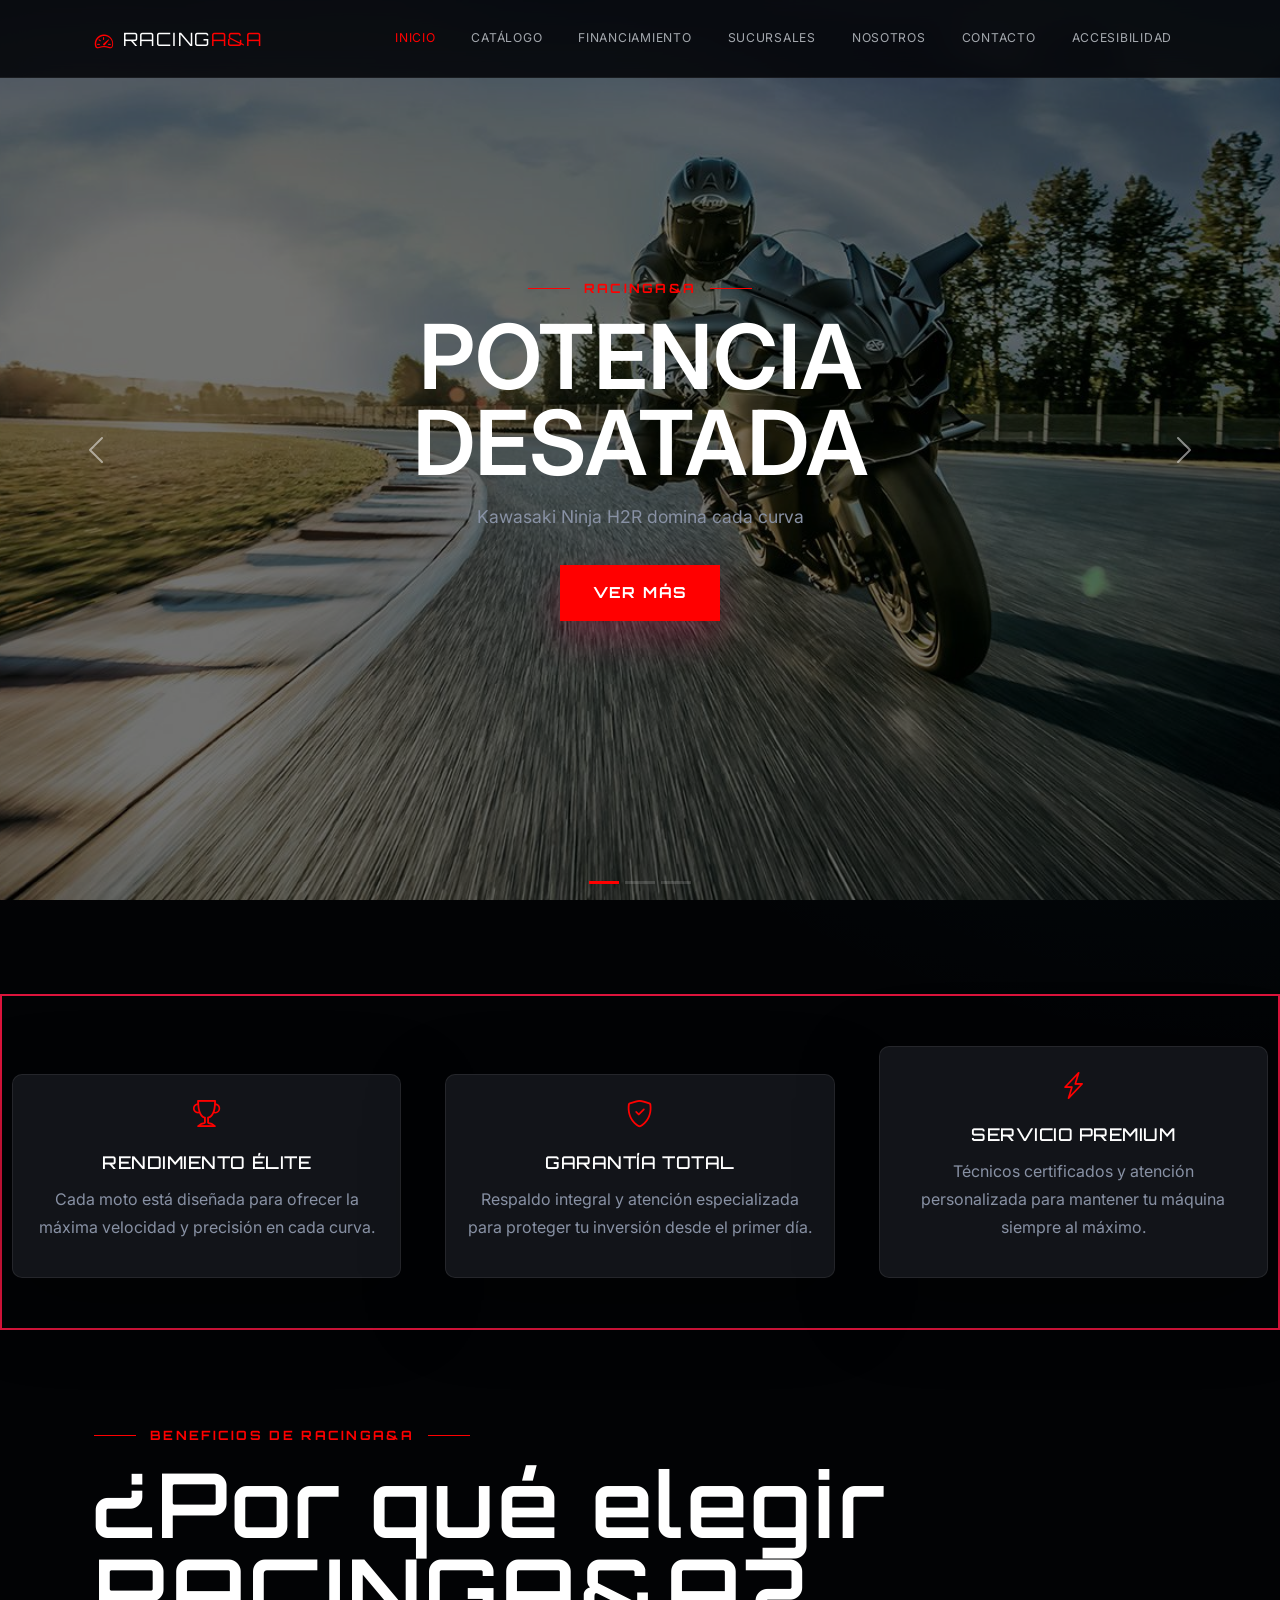
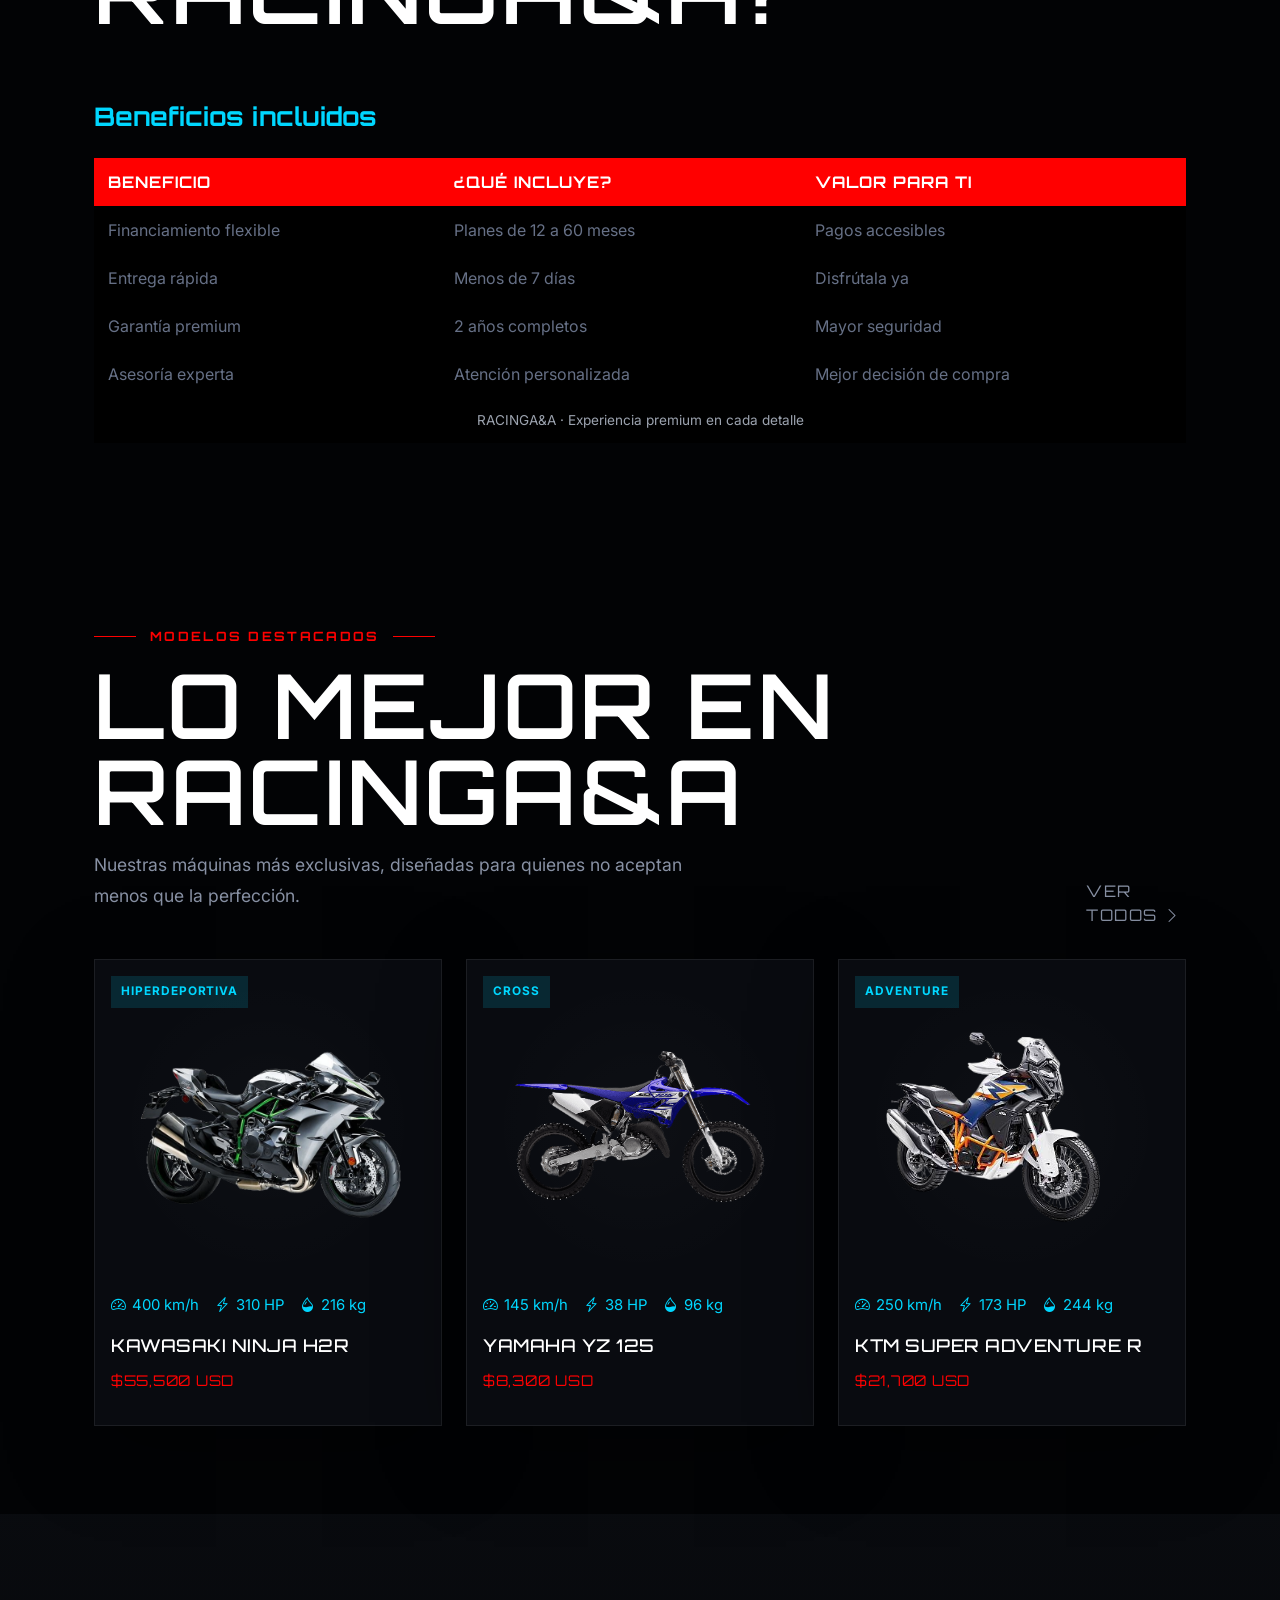
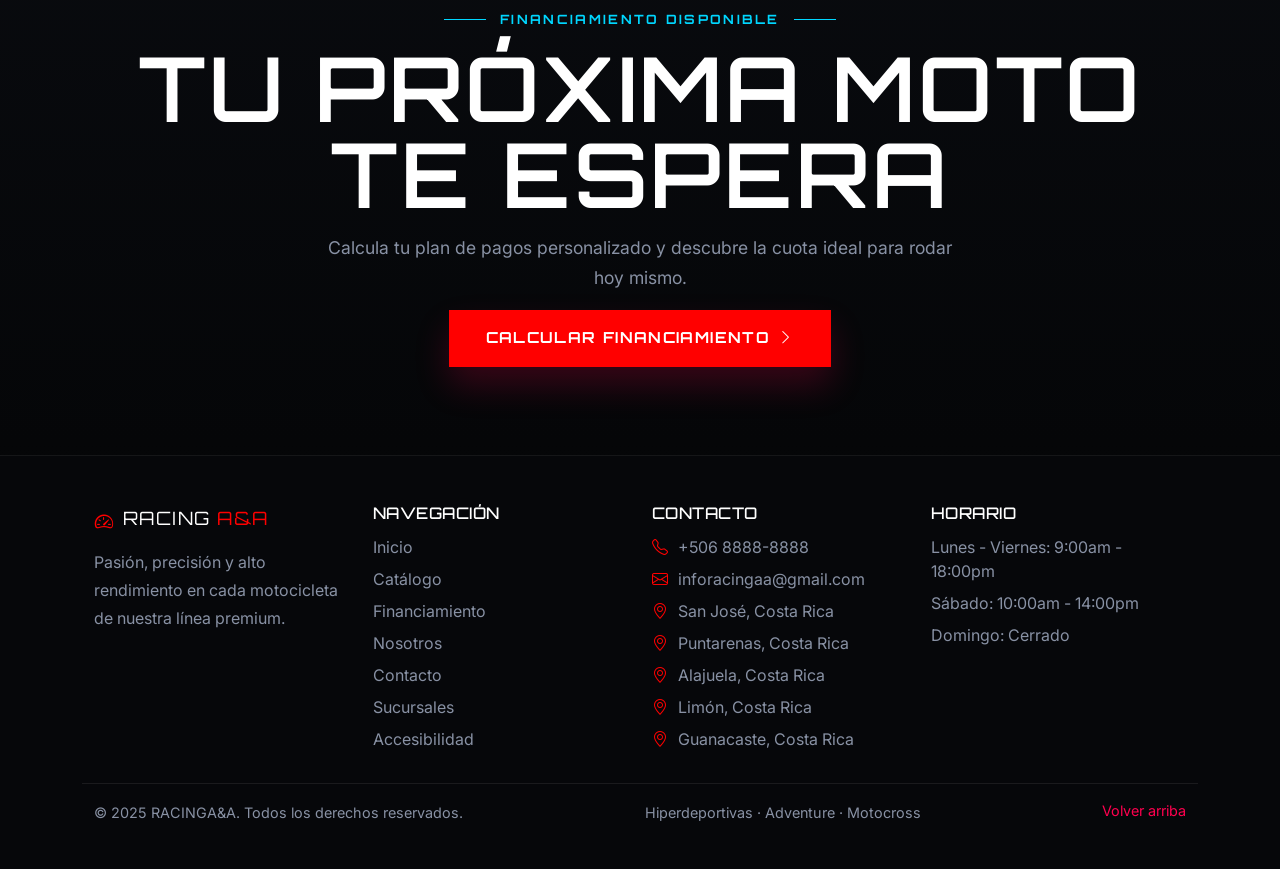
<file: Proyecto-AbdielTGAllisonRM (1)/Proyecto-AbdielTGAllisonRM/index.html>
<!DOCTYPE html>
<html lang="es">
  <head>
    <meta charset="UTF-8" />
    <meta name="viewport" content="width=device-width, initial-scale=1.0" />
    <title>RACINGA&A | Inicio</title>
    <link rel="icon" href="img/ico.png" type="image/png" />
    <link href="https://fonts.googleapis.com/css2?family=Inter:wght@300;400;500;600;700;800&family=Orbitron:wght@400;500;600;700;800&display=swap" rel="stylesheet" />
    <link href="https://cdn.jsdelivr.net/npm/bootstrap@5.3.3/dist/css/bootstrap.min.css" rel="stylesheet" crossorigin="anonymous" />
    <link rel="stylesheet" href="https://cdn.jsdelivr.net/npm/bootstrap-icons@1.11.3/font/bootstrap-icons.min.css" />
    <link rel="stylesheet" href="css/generales.css" />
    <link rel="stylesheet" href="css/menu.css" />
    <link rel="stylesheet" href="css/hero.css" />
    <link rel="stylesheet" href="css/multimedia.css" />
    <link rel="stylesheet" href="css/inicio.css" />
    <link rel="stylesheet" href="css/pie.css" />
    <link rel="stylesheet" href="css/accesibilidad.css" />
  </head>
<body>

  <div id="contenidoAccesible">

  <nav class="navbar navbar-expand-lg navbar-dark fixed-top barra-sitio">
        <div class="container-xl px-4">
          <a class="navbar-brand marca-texto" href="index.html">
            <span class="marca-icono"><i class="bi bi-speedometer2"></i></span>
            <span>RACING<span class="texto-acento">A&amp;A</span></span>
          </a>

          <button
            class="navbar-toggler"
            type="button"
            data-bs-toggle="collapse"
            data-bs-target="#menuPrincipal"
            aria-controls="menuPrincipal"
            aria-expanded="false"
            aria-label="Abrir menú de navegación"
          >
            <span class="navbar-toggler-icon"></span>
          </button>

          <div class="collapse navbar-collapse" id="menuPrincipal">
            <ul class="navbar-nav ms-auto align-items-lg-center gap-lg-2">
              <li class="nav-item"><a class="nav-link active" href="index.html">Inicio</a></li>
              <li class="nav-item"><a class="nav-link" href="catalogo.html">Catálogo</a></li>
              <li class="nav-item"><a class="nav-link" href="financiamiento.html">Financiamiento</a></li>
              <li class="nav-item"><a class="nav-link" href="sucursales.html">Sucursales</a></li>
              <li class="nav-item"><a class="nav-link" href="nosotros.html">Nosotros</a></li>
              <li class="nav-item"><a class="nav-link" href="contacto.html">Contacto</a></li>
              <li class="nav-item">
                <a
                  class="nav-link"
                  href="#"
                  data-bs-toggle="offcanvas"
                  data-bs-target="#panelAccesibilidad"
                  aria-controls="panelAccesibilidad"
                >
                  Accesibilidad
                </a>
              </li>
            </ul>
          </div>
        </div>
      </nav>

  <div class="carousel slide" id="carruselInicio">
    <div class="carousel-indicators">
      <button class="active" data-bs-slide-to="0" data-bs-target="#carruselInicio" type="button"></button>
      <button data-bs-slide-to="1" data-bs-target="#carruselInicio" type="button"></button>
      <button data-bs-slide-to="2" data-bs-target="#carruselInicio" type="button"></button>
    </div>

    <div class="carousel-inner" id="inicio">
      <div class="carousel-item active" data-bs-interval="6000">
        <img src="img/imgk.jpg" alt="Kawasaki Ninja" class="d-block w-100" />
        <div class="carousel-caption d-flex flex-column justify-content-center align-items-center h-100">
          <span class="etiqueta-seccion">RACINGA&amp;A</span>
          <h5>POTENCIA DESATADA</h5>
          <p>Kawasaki Ninja H2R domina cada curva</p>
          <a class="boton-primario mt-3" href="catalogo.html">Ver más</a>
        </div>
      </div>

      <div class="carousel-item" data-bs-interval="6000">
        <img src="img/imgyz.jpg" alt="Yamaha YZ" class="d-block w-100" />
        <div class="carousel-caption d-flex flex-column justify-content-center align-items-center h-100">
          <span class="etiqueta-seccion">RACINGA&amp;A</span>
          <h5>HECHA PARA LA PISTA</h5>
          <p>Yamaha YZ 125 rendimiento de competición</p>
          <a class="boton-primario mt-3" href="catalogo.html">Ver más</a>
        </div>
      </div>

      <div class="carousel-item" data-bs-interval="6000">
        <img src="img/imgad.jpg" alt="KTM Adventure" class="d-block w-100" />
        <div class="carousel-caption d-flex flex-column justify-content-center align-items-center h-100">
          <span class="etiqueta-seccion">RACINGA&amp;A</span>
          <h5>ESPÍRITU DE AVENTURA</h5>
          <p>KTM 1390 Super Adventure R 2026</p>
          <a class="boton-primario mt-3" href="catalogo.html">Ver más</a>
        </div>
      </div>
    </div>

    <button class="carousel-control-prev" data-bs-slide="prev" data-bs-target="#carruselInicio" type="button">
      <span class="carousel-control-prev-icon"></span>
    </button>
    <button class="carousel-control-next" data-bs-slide="next" data-bs-target="#carruselInicio" type="button">
      <span class="carousel-control-next-icon"></span>
    </button>
  </div>

  <main class="pagina-principal espacio-superior">

    <div class="contenedorPadre">

      <div class="row g-4 flexPadre alturaPadre">

        <div class="col-lg-4 col-md-6">
          <article class="panel-informacion h-100 opc">
            <div class="icono-informacion"><i class="bi bi-trophy"></i></div>
            <h3>Rendimiento élite</h3>
            <p>Cada moto está diseñada para ofrecer la máxima velocidad y precisión en cada curva.</p>
          </article>
        </div>

        <div class="col-lg-4 col-md-6">
          <article class="panel-informacion h-100 opc">
            <div class="icono-informacion"><i class="bi bi-shield-check"></i></div>
            <h3>Garantía total</h3>
            <p>Respaldo integral y atención especializada para proteger tu inversión desde el primer día.</p>
          </article>
        </div>

        <div class="col-lg-4 col-md-6 mx-md-auto mx-lg-0">
          <article class="panel-informacion h-100 opc">
            <div class="icono-informacion"><i class="bi bi-lightning-charge"></i></div>
            <h3>Servicio premium</h3>
            <p>Técnicos certificados y atención personalizada para mantener tu máquina siempre al máximo.</p>
          </article>
        </div>

      </div>

    </div>
   
    <section class="seccion-contenido">
      <div class="container-xl px-4">
        <div class="encabezado-seccion encabezado-seccion-dividido">
          <div>
            <span class="etiqueta-seccion">Beneficios de RacingA&amp;A</span>
            <h2>¿Por qué elegir RACINGA&amp;A?</h2>
          </div>
        </div>

        <table id="tabla-premium">
          <caption id="tabla-caption">Beneficios incluidos</caption>
          <colgroup>
            <col id="col-1" />
            <col id="col-2" />
            <col id="col-3" />
          </colgroup>
          <thead id="tabla-head">
            <tr>
              <th>Beneficio</th>
              <th>¿Qué incluye?</th>
              <th>Valor para ti</th>
            </tr>
          </thead>
          <tbody id="tabla-body">
            <tr>
              <td>Financiamiento flexible</td>
              <td>Planes de 12 a 60 meses</td>
              <td>Pagos accesibles</td>
            </tr>
            <tr>
              <td>Entrega rápida</td>
              <td>Menos de 7 días</td>
              <td>Disfrútala ya</td>
            </tr>
            <tr>
              <td>Garantía premium</td>
              <td>2 años completos</td>
              <td>Mayor seguridad</td>
            </tr>
            <tr>
              <td>Asesoría experta</td>
              <td>Atención personalizada</td>
              <td>Mejor decisión de compra</td>
            </tr>
          </tbody>
          <tfoot id="tabla-foot">
            <tr>
              <td colspan="3">RACINGA&amp;A · Experiencia premium en cada detalle</td>
            </tr>
          </tfoot>
        </table>
      </div>
    </section>

    <section class="seccion-contenido">
      <div class="container-xl px-4">
        <div class="encabezado-seccion encabezado-seccion-dividido">
          <div>
            <span class="etiqueta-seccion">Modelos destacados</span>
            <h2>LO MEJOR EN RACINGA&amp;A</h2>
            <p>Nuestras máquinas más exclusivas, diseñadas para quienes no aceptan menos que la perfección.</p>
          </div>
          <a class="enlace-fantasma" href="catalogo.html">Ver todos <i class="bi bi-chevron-right"></i></a>
        </div>

        <div class="row g-4">
          <div class="col-lg-4">
            <article class="tarjeta-moto">
              <div class="etiqueta-tarjeta">HIPERDEPORTIVA</div>
              <img src="img/kawah2r.png" alt="Moto deportiva negra" class="imagen-moto imagen-contener" />
              <div class="metricas-moto">
                <span><i class="bi bi-speedometer2"></i> 400 km/h</span>
                <span><i class="bi bi-lightning-charge"></i> 310 HP</span>
                <span><i class="bi bi-droplet-half"></i> 216 kg</span>
              </div>
              <h3>Kawasaki Ninja H2R</h3>
              <p class="precio-moto">$55,500 USD</p>
            </article>
          </div>

          <div class="col-lg-4">
            <article class="tarjeta-moto">
              <div class="etiqueta-tarjeta">CROSS</div>
              <img src="img/yamayz.png" alt="Moto cross azul" class="imagen-moto imagen-contener" />
              <div class="metricas-moto">
                <span><i class="bi bi-speedometer2"></i> 145 km/h</span>
                <span><i class="bi bi-lightning-charge"></i> 38 HP</span>
                <span><i class="bi bi-droplet-half"></i> 96 kg</span>
              </div>
              <h3>Yamaha YZ 125</h3>
              <p class="precio-moto">$8,300 USD</p>
            </article>
          </div>

          <div class="col-lg-4">
            <article class="tarjeta-moto">
              <div class="etiqueta-tarjeta">ADVENTURE</div>
              <img src="img/ktmad.png" alt="Moto adventure" class="imagen-moto imagen-contener" />
              <div class="metricas-moto">
                <span><i class="bi bi-speedometer2"></i> 250 km/h</span>
                <span><i class="bi bi-lightning-charge"></i> 173 HP</span>
                <span><i class="bi bi-droplet-half"></i> 244 kg</span>
              </div>
              <h3>KTM Super Adventure R</h3>
              <p class="precio-moto">$21,700 USD</p>
            </article>
          </div>
        </div>
      </div>
    </section>

    <section class="seccion-contenido llamado-financiamiento text-center">
      <div class="container-xl px-4">
        <span class="etiqueta-seccion etiqueta-seccion-cian">Financiamiento disponible</span>
        <h2>TU PRÓXIMA MOTO TE ESPERA</h2>
        <p>Calcula tu plan de pagos personalizado y descubre la cuota ideal para rodar hoy mismo.</p>
        <a class="boton-primario boton-grande" href="financiamiento.html">
          Calcular financiamiento <i class="bi bi-chevron-right"></i>
        </a>
      </div>
    </section>
  </main>

  <footer class="pie-sitio">
    <div class="container-xl px-4">
      <div class="row g-4 pie-superior">
        <div class="col-lg-3 col-md-6">
          <a class="marca-texto mb-3 d-inline-flex" href="index.html">
            <span class="marca-icono"><i class="bi bi-speedometer2"></i></span>
            <span>RACING <span class="texto-acento">A&amp;A</span></span>
          </a>
          <p>Pasión, precisión y alto rendimiento en cada motocicleta de nuestra línea premium.</p>
        </div>

        <div class="col-lg-3 col-md-6">
          <h3 class="titulo-pie">Navegación</h3>
          <ul class="enlaces-pie">
            <li><a href="index.html">Inicio</a></li>
            <li><a href="catalogo.html">Catálogo</a></li>
            <li><a href="financiamiento.html">Financiamiento</a></li>
            <li><a href="nosotros.html">Nosotros</a></li>
            <li><a href="contacto.html">Contacto</a></li>
            <li><a href="sucursales.html">Sucursales</a></li>

          
            <li>
              <a href="#" data-bs-toggle="offcanvas" data-bs-target="#panelAccesibilidad" aria-controls="panelAccesibilidad">
                Accesibilidad
              </a>
            </li>
          </ul>
        </div>

        <div class="col-lg-3 col-md-6">
          <h3 class="titulo-pie">Contacto</h3>
          <ul class="contacto-pie">
            <li><i class="bi bi-telephone"></i> +506 8888-8888</li>
            <li><i class="bi bi-envelope"></i> inforacingaa@gmail.com</li>
            <li><i class="bi bi-geo-alt"></i> San José, Costa Rica</li>
            <li><i class="bi bi-geo-alt"></i> Puntarenas, Costa Rica</li>
            <li><i class="bi bi-geo-alt"></i> Alajuela, Costa Rica</li>
            <li><i class="bi bi-geo-alt"></i> Limón, Costa Rica</li>
            <li><i class="bi bi-geo-alt"></i> Guanacaste, Costa Rica</li>
          </ul>
        </div>

        <div class="col-lg-3 col-md-6">
          <h3 class="titulo-pie">Horario</h3>
          <ul class="enlaces-pie">
            <li>Lunes - Viernes: 9:00am - 18:00pm</li>
            <li>Sábado: 10:00am - 14:00pm</li>
            <li>Domingo: Cerrado</li>
          </ul>
        </div>
      </div>

      <div class="pie-inferior d-flex flex-column flex-md-row justify-content-between gap-2">
        <p>&copy; 2025 RACINGA&amp;A. Todos los derechos reservados.</p>
        <p>Hiperdeportivas · Adventure · Motocross</p>
        <a href="#inicio" style="color: #ff004f;">Volver arriba</a>
      </div>
    </div>
  </footer>


  </div>

 
  <div id="contenedorPanelAccesibilidad"></div>

  <script src="https://cdn.jsdelivr.net/npm/bootstrap@5.3.3/dist/js/bootstrap.bundle.min.js" crossorigin="anonymous"></script>
  <script src="js/accesibilidad.js"></script>

</body>
</html>
</file>
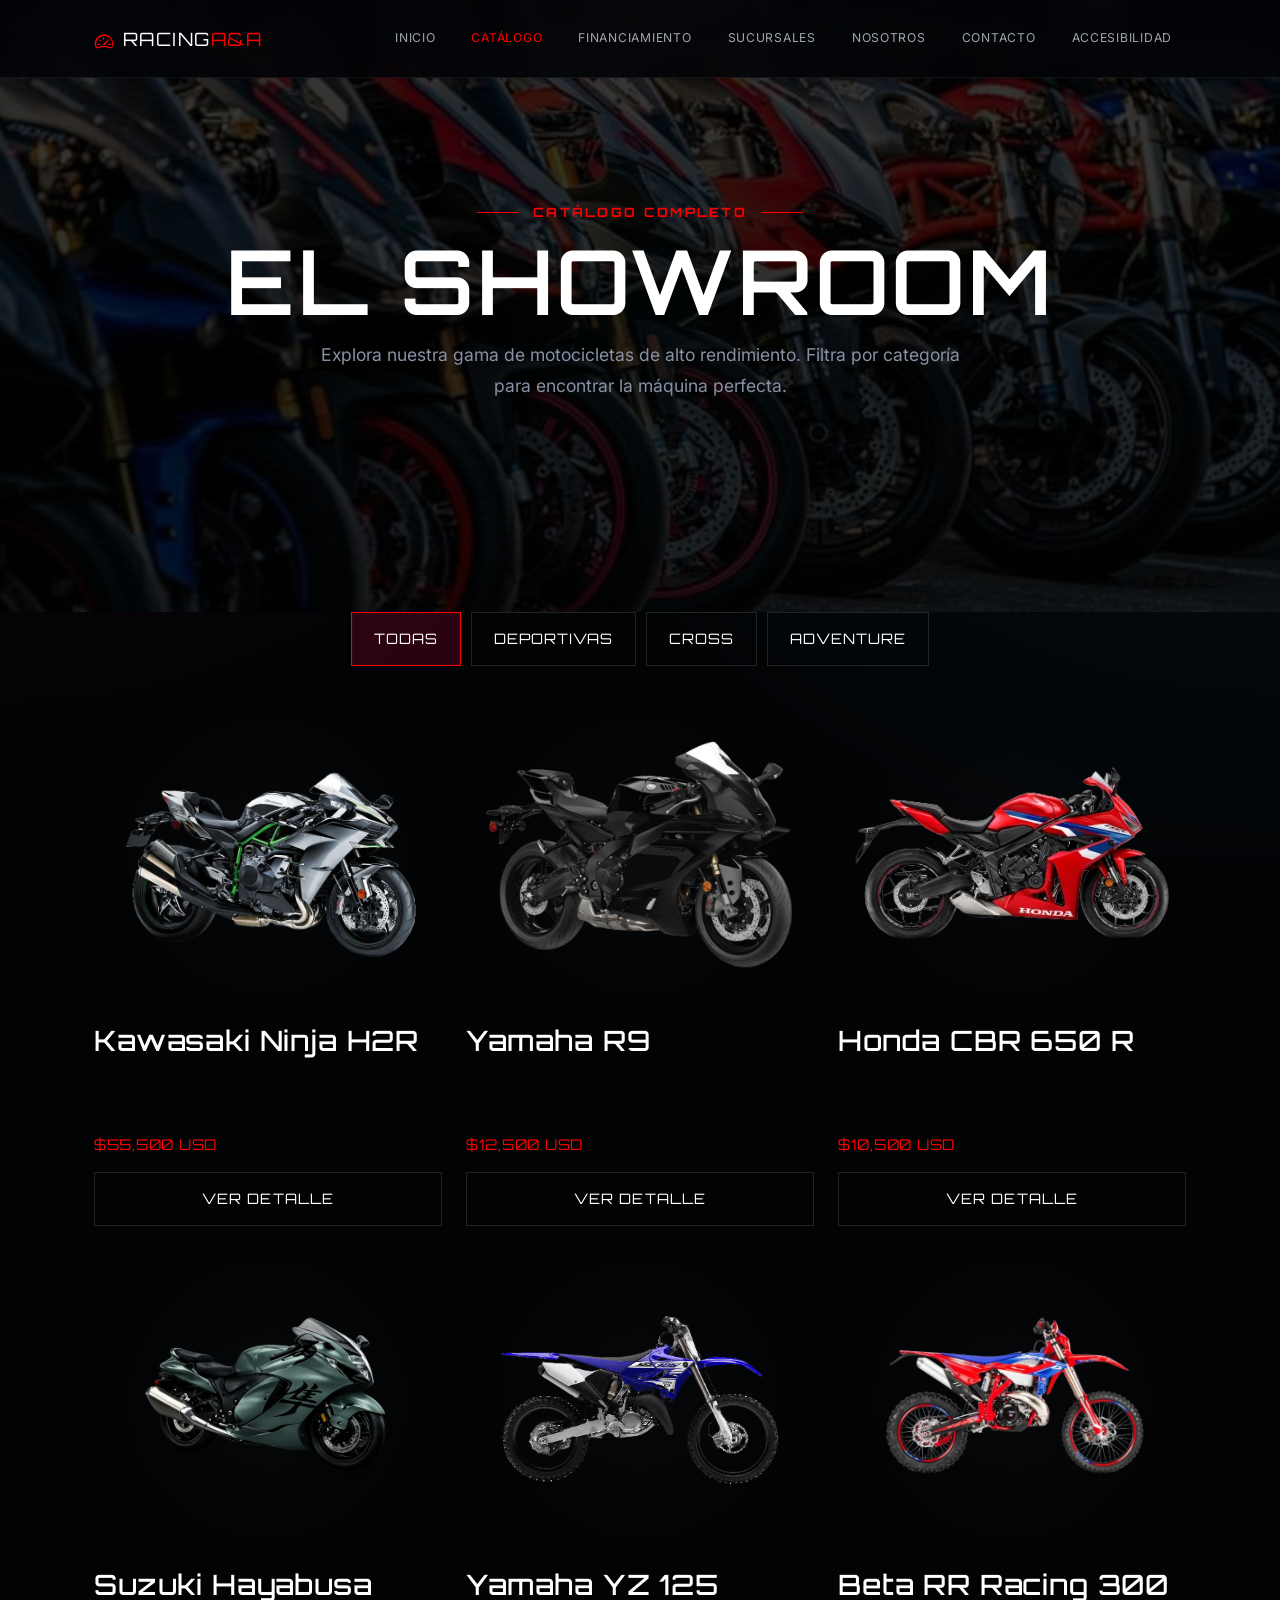
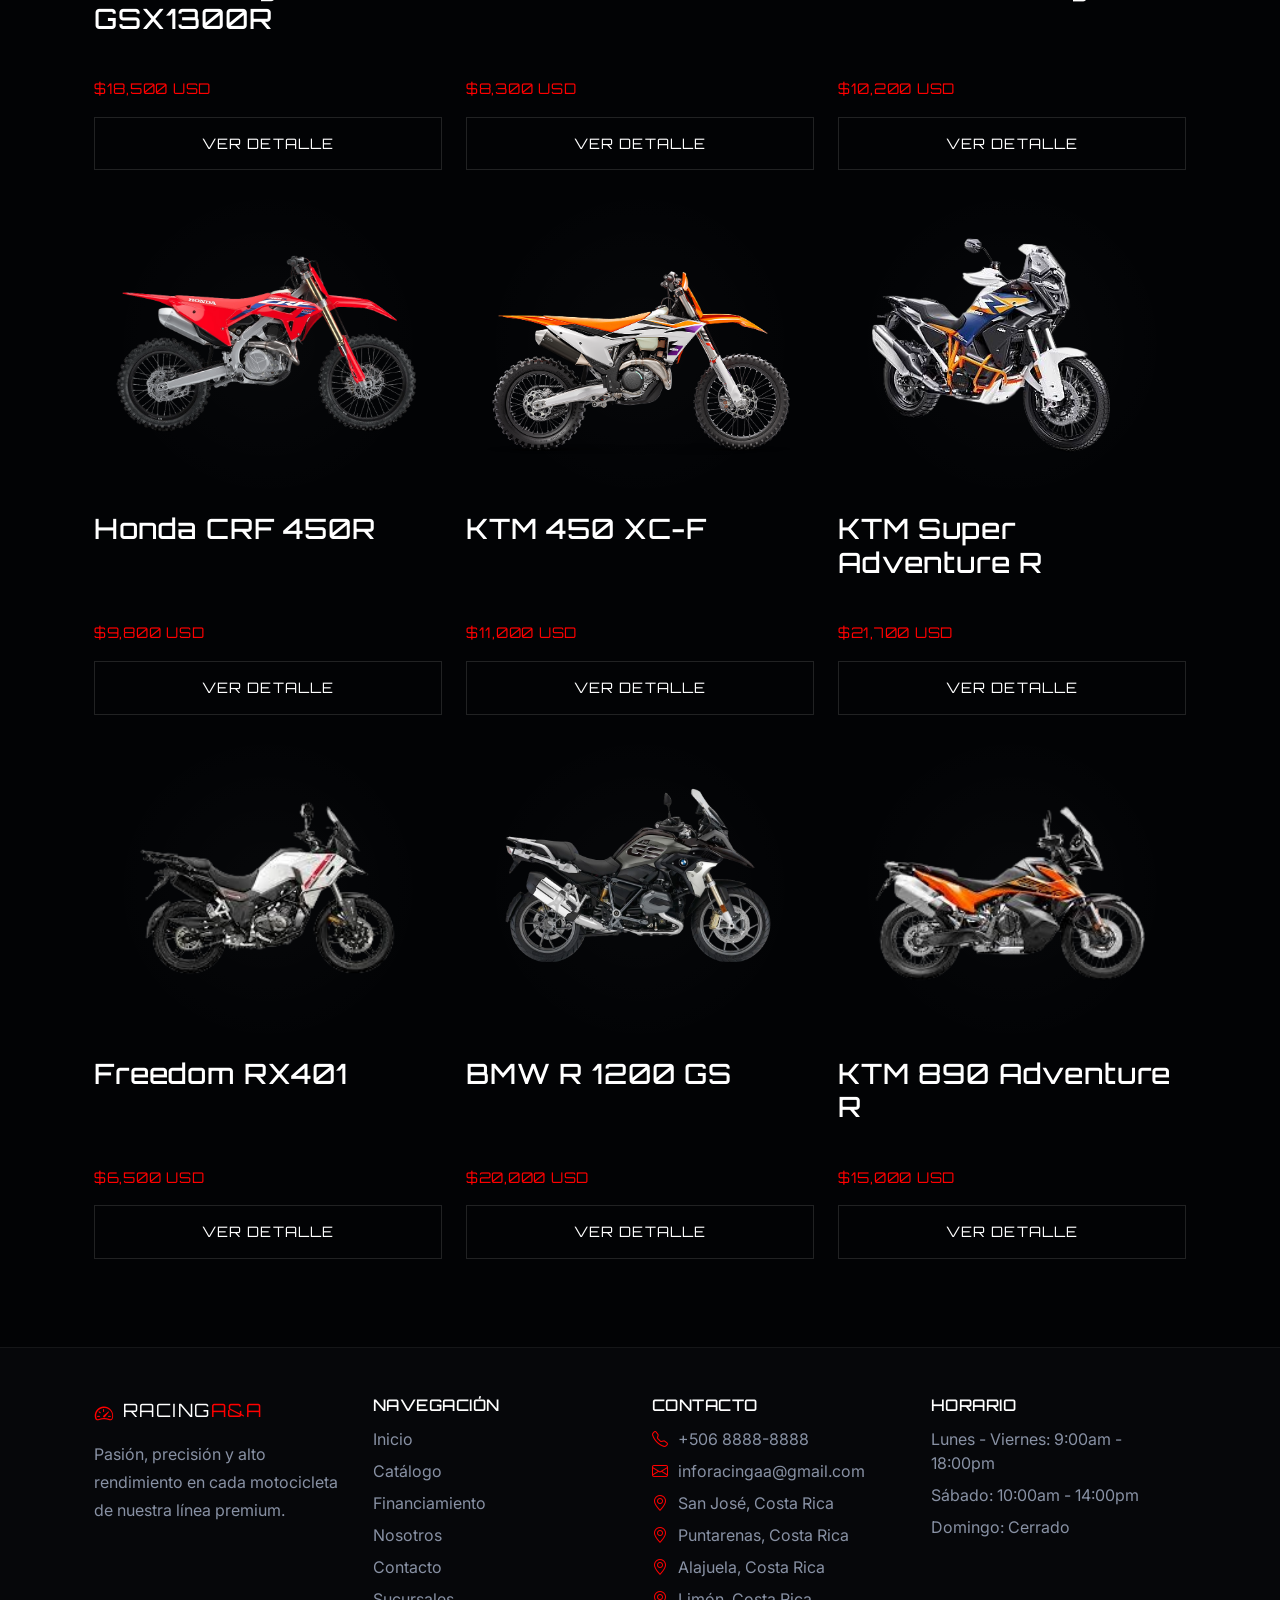
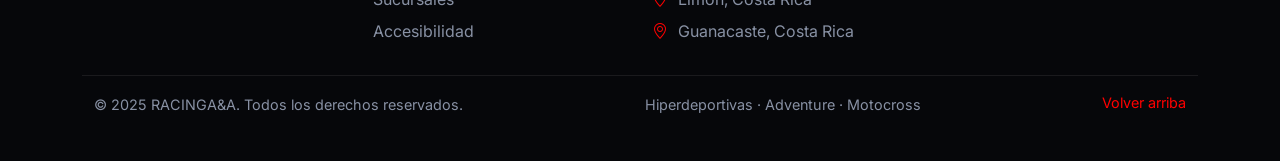
<file: Proyecto-AbdielTGAllisonRM (1)/Proyecto-AbdielTGAllisonRM/catalogo.html>
<!doctype html>
<html lang="es">
  <head>
    <meta charset="UTF-8" />
    <meta name="viewport" content="width=device-width, initial-scale=1.0" />
    <title>RACINGA&A | Catálogo</title>
    <link rel="icon" href="img/ico.png" type="image/png" />
    <link href="https://fonts.googleapis.com/css2?family=Inter:wght@300;400;500;600;700;800&family=Orbitron:wght@400;500;600;700;800&display=swap" rel="stylesheet" />
    <link href="https://cdn.jsdelivr.net/npm/bootstrap@5.3.3/dist/css/bootstrap.min.css" rel="stylesheet" crossorigin="anonymous" />
    <link rel="stylesheet" href="https://cdn.jsdelivr.net/npm/bootstrap-icons@1.11.3/font/bootstrap-icons.min.css" />
    <link rel="stylesheet" href="css/generales.css" />
    <link rel="stylesheet" href="css/menu.css" />
    <link rel="stylesheet" href="css/hero.css" />
    <link rel="stylesheet" href="css/multimedia.css" />
    <link rel="stylesheet" href="css/catalogo.css" />
    <link rel="stylesheet" href="css/pie.css" />
    <link rel="stylesheet" href="css/accesibilidad.css" />
  </head>

  <body>
    <div id="contenidoAccesible">
      <nav class="navbar navbar-expand-lg navbar-dark fixed-top barra-sitio">
        <div class="container-xl px-4">
          <a class="navbar-brand marca-texto" href="index.html">
            <span class="marca-icono"><i class="bi bi-speedometer2"></i></span>
            <span>RACING<span class="texto-acento">A&amp;A</span></span>
          </a>

          <button
            class="navbar-toggler"
            type="button"
            data-bs-toggle="collapse"
            data-bs-target="#mainNav"
          >
            <span class="navbar-toggler-icon"></span>
          </button>

          <div class="collapse navbar-collapse" id="mainNav">
            <ul class="navbar-nav ms-auto align-items-lg-center gap-lg-2">
              <li class="nav-item">
                <a class="nav-link" href="index.html">Inicio</a>
              </li>
              <li class="nav-item">
                <a class="nav-link active" href="catalogo.html">Catálogo</a>
              </li>
              <li class="nav-item">
                <a class="nav-link" href="financiamiento.html">Financiamiento</a>
              </li>
              <li class="nav-item">
                <a class="nav-link" href="sucursales.html">Sucursales</a>
              </li>
              <li class="nav-item">
                <a class="nav-link" href="nosotros.html">Nosotros</a>
              </li>
              <li class="nav-item">
                <a class="nav-link" href="contacto.html">Contacto</a>
              </li>
              <li class="nav-item">
                <a
                  class="nav-link"
                  href="#"
                  data-bs-toggle="offcanvas"
                  data-bs-target="#panelAccesibilidad"
                  aria-controls="panelAccesibilidad"
                >
                  Accesibilidad
                </a>
              </li>
            </ul>
          </div>
        </div>
      </nav>

      <main class="pagina-principal">
        <section
          id="inicio"
          class="seccion-hero hero-centrado"
          style="background-image: url('img/catalogo.jpg')"
        >
          <div class="capa-hero"></div>

          <div class="container-xl px-4 contenido-hero">
            <span class="etiqueta-seccion">CATÁLOGO COMPLETO</span>
            <h1>EL SHOWROOM</h1>
            <p>
              Explora nuestra gama de motocicletas de alto rendimiento. Filtra por
              categoría para encontrar la máquina perfecta.
            </p>
          </div>
        </section>

        <section class="seccion-contenido pt-0">
          <div class="container-xl px-4">
            <div class="fila-filtros">
              <button class="filtro-catalogo active" data-filter="all">Todas</button>
              <button class="filtro-catalogo" data-filter="deportivas">Deportivas</button>
              <button class="filtro-catalogo" data-filter="cross">Cross</button>
              <button class="filtro-catalogo" data-filter="adventure">Adventure</button>
            </div>

          
            <div class="row g-4" id="catalogGrid">
              <div class="col-md-6 col-xl-4 item-catalogo" data-category="deportivas">
                <article>
                  <img src="img/kawah2r.png" alt="Kawasaki ninja" class="imagen-moto imagen-contener" />
                  <h3>Kawasaki Ninja H2R</h3>
                  <p class="precio-moto">$55,500 USD</p>
                  <div class="acciones-tarjeta">
                    <button class="boton-secundario bike-modal-trigger"
                      data-bs-toggle="modal"
                      data-bs-target="#bikeModal"
                      data-bike='{
                        "name":"Kawasaki Ninja H2R",
                        "price":"$55,500 USD",
                        "category":"Hiperdeportiva",
                        "marca":"Kawasaki",
                        "hp":"310 HP",
                        "nw":"165 Nm",
                        "kg":"216 kg",
                        "cilindrada":"998 cc",
                        "cilindros":"4",
                        "arranque":"Eléctrico",
                        "transmision":"6 velocidades",
                        "llantas":"Slick de competición",
                        "suspension":"Öhlins TTX36",
                        "frenos":"Brembo Stylema",
                        "video":"video/kawasakivideo.mp4",
                        "description":"La Kawasaki Ninja H2R es una máquina diseñada exclusivamente para circuito, reconocida por su impresionante potencia sobrealimentada y su aerodinámica extrema con alerones de carbono."
                      }'>Ver detalle</button>
                  </div>
                </article>
              </div>

              <div class="col-md-6 col-xl-4 item-catalogo" data-category="deportivas">
                <article>
                  <img src="img/yamaha r9.png" alt="Yamaha R9" class="imagen-moto imagen-contener" />
                  <h3>Yamaha R9</h3>
                  <p class="precio-moto">$12,500 USD</p>
                  <div class="acciones-tarjeta">
                    <button class="boton-secundario bike-modal-trigger"
                      data-bs-toggle="modal"
                      data-bs-target="#bikeModal"
                      data-bike='{
                        "name":"Yamaha R9",
                        "price":"$12,500 USD",
                        "category":"Superdeportiva",
                        "marca":"Yamaha",
                        "hp":"119 HP",
                        "nw":"93 Nm",
                        "kg":"195 kg",
                        "cilindrada":"890 cc",
                        "cilindros":"3",
                        "arranque":"Eléctrico",
                        "transmision":"6 velocidades",
                        "llantas":"Michelin Pilot Power",
                        "suspension":"KYB ajustable",
                        "frenos":"Brembo doble disco",
                        "video":"video/yamahar9video.mp4",
                        "description":"La Yamaha R9 representa la evolución moderna de la línea deportiva de Yamaha, integrando el potente motor CP3 tricilíndrico con un diseño agresivo inspirado en MotoGP."
                      }'>Ver detalle</button>
                  </div>
                </article>
              </div>

              <div class="col-md-6 col-xl-4 item-catalogo" data-category="deportivas">
                <article>
                  <img src="img/Honda-CBR650R.png" alt="Honda CBR650" class="imagen-moto imagen-contener" />
                  <h3>Honda CBR 650 R</h3>
                  <p class="precio-moto">$10,500 USD</p>
                  <div class="acciones-tarjeta">
                    <button class="boton-secundario bike-modal-trigger"
                      data-bs-toggle="modal"
                      data-bs-target="#bikeModal"
                      data-bike='{
                        "name":"Honda CBR 650 R",
                        "price":"$10,500 USD",
                        "category":"Deportiva",
                        "marca":"Honda",
                        "hp":"94 HP",
                        "nw":"64 Nm",
                        "kg":"208 kg",
                        "cilindrada":"649 cc",
                        "cilindros":"4",
                        "arranque":"Eléctrico",
                        "transmision":"6 velocidades",
                        "llantas":"Dunlop Sportmax",
                        "suspension":"Showa SFF-BP",
                        "frenos":"Nissin doble disco",
                        "video":"video/hondacbr650video.mp4",
                        "description":"La Honda CBR 650 R combina el carácter deportivo con la practicidad diaria, ofreciendo un motor de cuatro cilindros suave y potente."
                      }'>Ver detalle</button>
                  </div>
                </article>
              </div>

              <div class="col-md-6 col-xl-4 item-catalogo" data-category="deportivas">
                <article>
                  <img src="img/GSX1300R-Hayabusa.png" alt="Hayabusa" class="imagen-moto imagen-contener" />
                  <h3>Suzuki Hayabusa GSX1300R</h3>
                  <p class="precio-moto">$18,500 USD</p>
                  <div class="acciones-tarjeta">
                    <button class="boton-secundario bike-modal-trigger"
                      data-bs-toggle="modal"
                      data-bs-target="#bikeModal"
                      data-bike='{
                        "name":"Suzuki Hayabusa GSX1300R",
                        "price":"$18,500 USD",
                        "category":"Hiperdeportiva",
                        "marca":"Suzuki",
                        "hp":"190 HP",
                        "nw":"150 Nm",
                        "kg":"264 kg",
                        "cilindrada":"1340 cc",
                        "cilindros":"4",
                        "arranque":"Eléctrico",
                        "transmision":"6 velocidades",
                        "llantas":"Bridgestone Battlax",
                        "suspension":"KYB ajustable",
                        "frenos":"Brembo Stylema",
                        "video":"video/hayabusavideo.mp4",
                        "description":"La icónica Hayabusa es sinónimo de velocidad extrema y estabilidad a altas velocidades. Su potente motor de 1340 cc proporciona una aceleración brutal."
                      }'>Ver detalle</button>
                  </div>
                </article>
              </div>

              
              <div class="col-md-6 col-xl-4 item-catalogo" data-category="cross">
                <article>
                  <img src="img/yamayz.png" alt="Yamaha yz" class="imagen-moto imagen-contener" />
                  <h3>Yamaha YZ 125</h3>
                  <p class="precio-moto">$8,300 USD</p>
                  <div class="acciones-tarjeta">
                    <button class="boton-secundario bike-modal-trigger"
                      data-bs-toggle="modal"
                      data-bs-target="#bikeModal"
                      data-bike='{
                        "name":"Yamaha YZ 125",
                        "price":"$8,500 USD",
                        "category":"Cross",
                        "marca":"Yamaha",
                        "hp":"34 HP",
                        "nw":"26 Nm",
                        "kg":"94 kg",
                        "cilindrada":"125 cc",
                        "cilindros":"1",
                        "arranque":"Pedal",
                        "transmision":"6 velocidades",
                        "llantas":"Off-road",
                        "suspension":"KYB competición",
                        "frenos":"Disco hidráulico",
                        "video":"video/yamahayzvideo.mp4",
                        "description":"La Yamaha YZ 125 es una de las motos de motocross más reconocidas por su ligereza y agilidad. Su motor de dos tiempos ofrece una respuesta rápida y emocionante."
                      }'>Ver detalle</button>
                  </div>
                </article>
              </div>

              <div class="col-md-6 col-xl-4 item-catalogo" data-category="cross">
                <article>
                  <img src="img/BETA-RR-RACING-300.png" alt="Beta RR 300" class="imagen-moto imagen-contener" />
                  <h3>Beta RR Racing 300</h3>
                  <p class="precio-moto">$10,200 USD</p>
                  <div class="acciones-tarjeta">
                    <button class="boton-secundario bike-modal-trigger"
                      data-bs-toggle="modal"
                      data-bs-target="#bikeModal"
                      data-bike='{
                        "name":"Beta RR Racing 300",
                        "price":"$10,200 USD",
                        "category":"Enduro",
                        "marca":"Beta",
                        "hp":"50 HP",
                        "nw":"45 Nm",
                        "kg":"103 kg",
                        "cilindrada":"293 cc",
                        "cilindros":"1",
                        "arranque":"Eléctrico y pedal",
                        "transmision":"6 velocidades",
                        "llantas":"Enduro",
                        "suspension":"Sachs ajustable",
                        "frenos":"Nissin",
                        "video":"video/betavideo.mp4",
                        "description":"La Beta RR Racing 300 es una máquina de enduro diseñada para dominar terrenos difíciles con facilidad. Su motor potente y su chasis ligero permiten un control excepcional en ruta."
                      }'>Ver detalle</button>
                  </div>
                </article>
              </div>

              <div class="col-md-6 col-xl-4 item-catalogo" data-category="cross">
                <article>
                  <img src="img/honda_0018_CRF450R.png" alt="Honda CRF 450R" class="imagen-moto imagen-contener" />
                  <h3>Honda CRF 450R</h3>
                  <p class="precio-moto">$9,800 USD</p>
                  <div class="acciones-tarjeta">
                    <button class="boton-secundario bike-modal-trigger"
                      data-bs-toggle="modal"
                      data-bs-target="#bikeModal"
                      data-bike='{
                        "name":"Honda CRF 450R",
                        "price":"$9,800 USD",
                        "category":"Cross",
                        "marca":"Honda",
                        "hp":"55 HP",
                        "nw":"49 Nm",
                        "kg":"110 kg",
                        "cilindrada":"449 cc",
                        "cilindros":"1",
                        "arranque":"Eléctrico",
                        "transmision":"5 velocidades",
                        "llantas":"Off-road",
                        "suspension":"Showa competición",
                        "frenos":"Nissin",
                        "video":"video/450video.mp4",
                        "description":"La Honda CRF 450R es una de las motos de motocross más competitivas del mercado, diseñada para ofrecer máxima potencia y control."
                      }'>Ver detalle</button>
                  </div>
                </article>
              </div>

              <div class="col-md-6 col-xl-4 item-catalogo" data-category="cross">
                <article>
                  <img src="img/KTM-450-XC-F.png" alt="KTM 450 XC-F" class="imagen-moto imagen-contener" />
                  <h3>KTM 450 XC-F</h3>
                  <p class="precio-moto">$11,000 USD</p>
                  <div class="acciones-tarjeta">
                    <button class="boton-secundario bike-modal-trigger"
                      data-bs-toggle="modal"
                      data-bs-target="#bikeModal"
                      data-bike='{
                        "name":"KTM 450 XC-F",
                        "price":"$11,000 USD",
                        "category":"Cross",
                        "marca":"KTM",
                        "hp":"63 HP",
                        "nw":"50 Nm",
                        "kg":"106 kg",
                        "cilindrada":"450 cc",
                        "cilindros":"1",
                        "arranque":"Eléctrico",
                        "transmision":"6 velocidades",
                        "llantas":"Off-road",
                        "suspension":"WP XACT",
                        "frenos":"Brembo",
                        "video":"video/ktm450video.mp4",
                        "description":"La KTM 450 XC-F es una máquina diseñada para la competición, destacando por su potencia explosiva y su excelente maniobrabilidad."
                      }'>Ver detalle</button>
                  </div>
                </article>
              </div>

             
              <div class="col-md-6 col-xl-4 item-catalogo" data-category="adventure">
                <article>
                  <img src="img/ktmad.png" alt="KTM adventure" class="imagen-moto imagen-contener" />
                  <h3>KTM Super Adventure R</h3>
                  <p class="precio-moto">$21,700 USD</p>
                  <div class="acciones-tarjeta">
                    <button class="boton-secundario bike-modal-trigger"
                      data-bs-toggle="modal"
                      data-bs-target="#bikeModal"
                      data-bike='{
                        "name":"KTM Super Adventure R",
                        "price":"$21,700 USD",
                        "category":"Adventure",
                        "marca":"KTM",
                        "hp":"160 HP",
                        "nw":"138 Nm",
                        "kg":"221 kg",
                        "cilindrada":"1301 cc",
                        "cilindros":"2",
                        "arranque":"Eléctrico",
                        "transmision":"6 velocidades",
                        "llantas":"Mixtas",
                        "suspension":"WP XPLOR",
                        "frenos":"Brembo",
                        "video":"video/ktmadventurevideo.mp4",
                        "description":"La KTM Super Adventure R está diseñada para conquistar cualquier terreno, combinando potencia extrema con tecnología avanzada, es la compañera perfecta para aventuras sin límites."
                      }'>Ver detalle</button>
                  </div>
                </article>
              </div>

              <div class="col-md-6 col-xl-4 item-catalogo" data-category="adventure">
                <article>
                  <img src="img/freedom.png" alt="Freedom RX401" class="imagen-moto imagen-contener" />
                  <h3>Freedom RX401</h3>
                  <p class="precio-moto">$6,500 USD</p>
                  <div class="acciones-tarjeta">
                    <button class="boton-secundario bike-modal-trigger"
                      data-bs-toggle="modal"
                      data-bs-target="#bikeModal"
                      data-bike='{
                        "name":"Freedom RX401",
                        "price":"$6,500 USD",
                        "category":"Adventure",
                        "marca":"Freedom",
                        "hp":"42 HP",
                        "nw":"37 Nm",
                        "kg":"185 kg",
                        "cilindrada":"400 cc",
                        "cilindros":"2",
                        "arranque":"Eléctrico",
                        "transmision":"6 velocidades",
                        "llantas":"Mixtas",
                        "suspension":"Telescópica",
                        "frenos":"Disco doble",
                        "video":"video/freedomvideo.mp4",
                        "description":"La Freedom RX401 es una motocicleta accesible y versátil, ideal para quienes desean iniciarse en el mundo adventure."
                      }'>Ver detalle</button>
                  </div>
                </article>
              </div>

              <div class="col-md-6 col-xl-4 item-catalogo" data-category="adventure">
                <article>
                  <img src="img/2017_bmw-r-1200-gs_6.png" alt="BMW R 1200 GS" class="imagen-moto imagen-contener" />
                  <h3>BMW R 1200 GS</h3>
                  <p class="precio-moto">$20,000 USD</p>
                  <div class="acciones-tarjeta">
                    <button class="boton-secundario bike-modal-trigger"
                      data-bs-toggle="modal"
                      data-bs-target="#bikeModal"
                      data-bike='{
                        "name":"BMW R 1200 GS",
                        "price":"$20,000 USD",
                        "category":"Adventure",
                        "marca":"BMW",
                        "hp":"125 HP",
                        "nw":"125 Nm",
                        "kg":"249 kg",
                        "cilindrada":"1170 cc",
                        "cilindros":"2",
                        "arranque":"Eléctrico",
                        "transmision":"6 velocidades",
                        "llantas":"Mixtas",
                        "suspension":"Telelever / Paralever",
                        "frenos":"ABS Pro",
                        "video":"video/bmwvideo.mp4",
                        "description":"La BMW R 1200 GS es una leyenda en el mundo adventure, conocida por su confiabilidad y capacidad para recorrer cualquier terreno."
                      }'>Ver detalle</button>
                  </div>
                </article>
              </div>

              <div class="col-md-6 col-xl-4 item-catalogo" data-category="adventure">
                <article>
                  <img src="img/ktm890.png" alt="KTM 890 Adventure R" class="imagen-moto imagen-contener" />
                  <h3>KTM 890 Adventure R</h3>
                  <p class="precio-moto">$15,000 USD</p>
                  <div class="acciones-tarjeta">
                    <button class="boton-secundario bike-modal-trigger"
                      data-bs-toggle="modal"
                      data-bs-target="#bikeModal"
                      data-bike='{
                        "name":"KTM 890 Adventure R",
                        "price":"$15,000 USD",
                        "category":"Adventure",
                        "marca":"KTM",
                        "hp":"105 HP",
                        "nw":"100 Nm",
                        "kg":"196 kg",
                        "cilindrada":"889 cc",
                        "cilindros":"2",
                        "arranque":"Eléctrico",
                        "transmision":"6 velocidades",
                        "llantas":"Mixtas",
                        "suspension":"WP XPLOR",
                        "frenos":"Brembo",
                        "video":"video/KTM890video.mp4",
                        "description":"La KTM 890 Adventure R ofrece un equilibrio perfecto entre potencia, ligereza y tecnología. Es ideal para aventureros exigentes."
                      }'>Ver detalle</button>
                  </div>
                </article>
              </div>
            </div>
          </div>
        </section>
      </main>

      <div class="modal fade" id="bikeModal" tabindex="-1" aria-hidden="true">
        <div class="modal-dialog modal-fullscreen">
          <div class="modal-content modal-personalizado">
            <div class="modal-header border-0">
              <h3 class="modal-title" id="bikeModalTitle"></h3>
              <button type="button" class="btn-close btn-close-white" data-bs-dismiss="modal"></button>
            </div>

            <div class="modal-body">
              <div class="container-fluid">
                <div class="row align-items-center">
                  <div class="col-lg-8 text-center mb-4 mb-lg-0">
                    <video id="bikeModalVideo" class="w-100 rounded" controls>
                      <source src="" type="video/mp4" />
                      Tu navegador no soporta video.
                    </video>
                  </div>

                  <div class="col-lg-4">
                    <h2 class="precio-moto mb-3" id="bikeModalPrice"></h2>

                    <p class="linea-detalle">
                      Categoría: <strong id="bikeModalCategory"></strong>
                    </p>

                    <p class="linea-detalle">
                      Marca: <strong id="bikeModalMarca"></strong>
                    </p>

                    <p id="bikeModalDescription" class="descripcion-modal"></p>

                    <h4 class="titulo-panel mt-4">Especificaciones</h4>

                    <p class="linea-detalle">
                      Arranque: <strong id="bikeModalArranque"></strong>
                    </p>

                    <p class="linea-detalle">
                      Transmisión: <strong id="bikeModalTransmision"></strong>
                    </p>

                    <p class="linea-detalle">
                      Llantas: <strong id="bikeModalLlantas"></strong>
                    </p>

                    <p class="linea-detalle">
                      Suspensión: <strong id="bikeModalSuspension"></strong>
                    </p>

                    <p class="linea-detalle">
                      Frenos: <strong id="bikeModalFrenos"></strong>
                    </p>

                    <p class="linea-detalle">
                      Caballaje: <strong id="bikeModalHP"></strong>
                    </p>

                    <p class="linea-detalle">
                      Torque: <strong id="bikeModalNw"></strong>
                    </p>

                    <p class="linea-detalle">
                      Peso: <strong id="bikeModalKg"></strong>
                    </p>

                    <p class="linea-detalle">
                      Cilindrada: <strong id="bikeModalCilindrada"></strong>
                    </p>

                    <p class="linea-detalle">
                      Número de cilindros: <strong id="bikeModalCilindros"></strong>
                    </p>
                  </div>
                </div>
              </div>
            </div>
          </div>
        </div>
      </div>

      <footer class="pie-sitio">
        <div class="container-xl px-4">
          <div class="row g-4 pie-superior">
            <div class="col-lg-3 col-md-6">
              <a class="marca-texto mb-3 d-inline-flex" href="index.html">
                <span class="marca-icono"><i class="bi bi-speedometer2"></i></span>
                <span>RACING<span class="texto-acento">A&amp;A</span></span>
              </a>
              <p>
                Pasión, precisión y alto rendimiento en cada motocicleta de
                nuestra línea premium.
              </p>
            </div>

            <div class="col-lg-3 col-md-6">
              <h3 class="titulo-pie">Navegación</h3>
              <ul class="enlaces-pie">
                <li><a href="index.html">Inicio</a></li>
                <li><a href="catalogo.html">Catálogo</a></li>
                <li><a href="financiamiento.html">Financiamiento</a></li>
                <li><a href="nosotros.html">Nosotros</a></li>
                <li><a href="contacto.html">Contacto</a></li>
                <li><a href="sucursales.html">Sucursales</a></li>
                <li>
                  <a
                    href="#"
                    data-bs-toggle="offcanvas"
                    data-bs-target="#panelAccesibilidad"
                    aria-controls="panelAccesibilidad"
                  >
                    Accesibilidad
                  </a>
                </li>
              </ul>
            </div>

            <div class="col-lg-3 col-md-6">
              <h3 class="titulo-pie">Contacto</h3>
              <ul class="contacto-pie">
                <li><i class="bi bi-telephone"></i>+506 8888-8888</li>
                <li><i class="bi bi-envelope"></i>inforacingaa@gmail.com</li>
                <li><i class="bi bi-geo-alt"></i>San José, Costa Rica</li>
                <li><i class="bi bi-geo-alt"></i>Puntarenas, Costa Rica</li>
                <li><i class="bi bi-geo-alt"></i>Alajuela, Costa Rica</li>
                <li><i class="bi bi-geo-alt"></i>Limón, Costa Rica</li>
                <li><i class="bi bi-geo-alt"></i>Guanacaste, Costa Rica</li>
              </ul>
            </div>

            <div class="col-lg-3 col-md-6">
              <h3 class="titulo-pie">Horario</h3>
              <ul class="enlaces-pie">
                <li>Lunes - Viernes: 9:00am - 18:00pm</li>
                <li>Sábado: 10:00am - 14:00pm</li>
                <li>Domingo: Cerrado</li>
              </ul>
            </div>
          </div>

          <div class="pie-inferior d-flex flex-column flex-md-row justify-content-between gap-2">
            <p>© 2025 RACINGA&amp;A. Todos los derechos reservados.</p>
            <p>Hiperdeportivas · Adventure · Motocross</p>
            <a href="#inicio" style="color: red;">Volver arriba</a>
          </div>
        </div>
      </footer>
    </div>

    <div id="contenedorPanelAccesibilidad"></div>

    <script src="https://cdn.jsdelivr.net/npm/bootstrap@5.3.3/dist/js/bootstrap.bundle.min.js" crossorigin="anonymous"></script>
    <script src="js/accesibilidad.js"></script>
    <script src="js/catalogo.js"></script>
  </body>
</html>
</file>
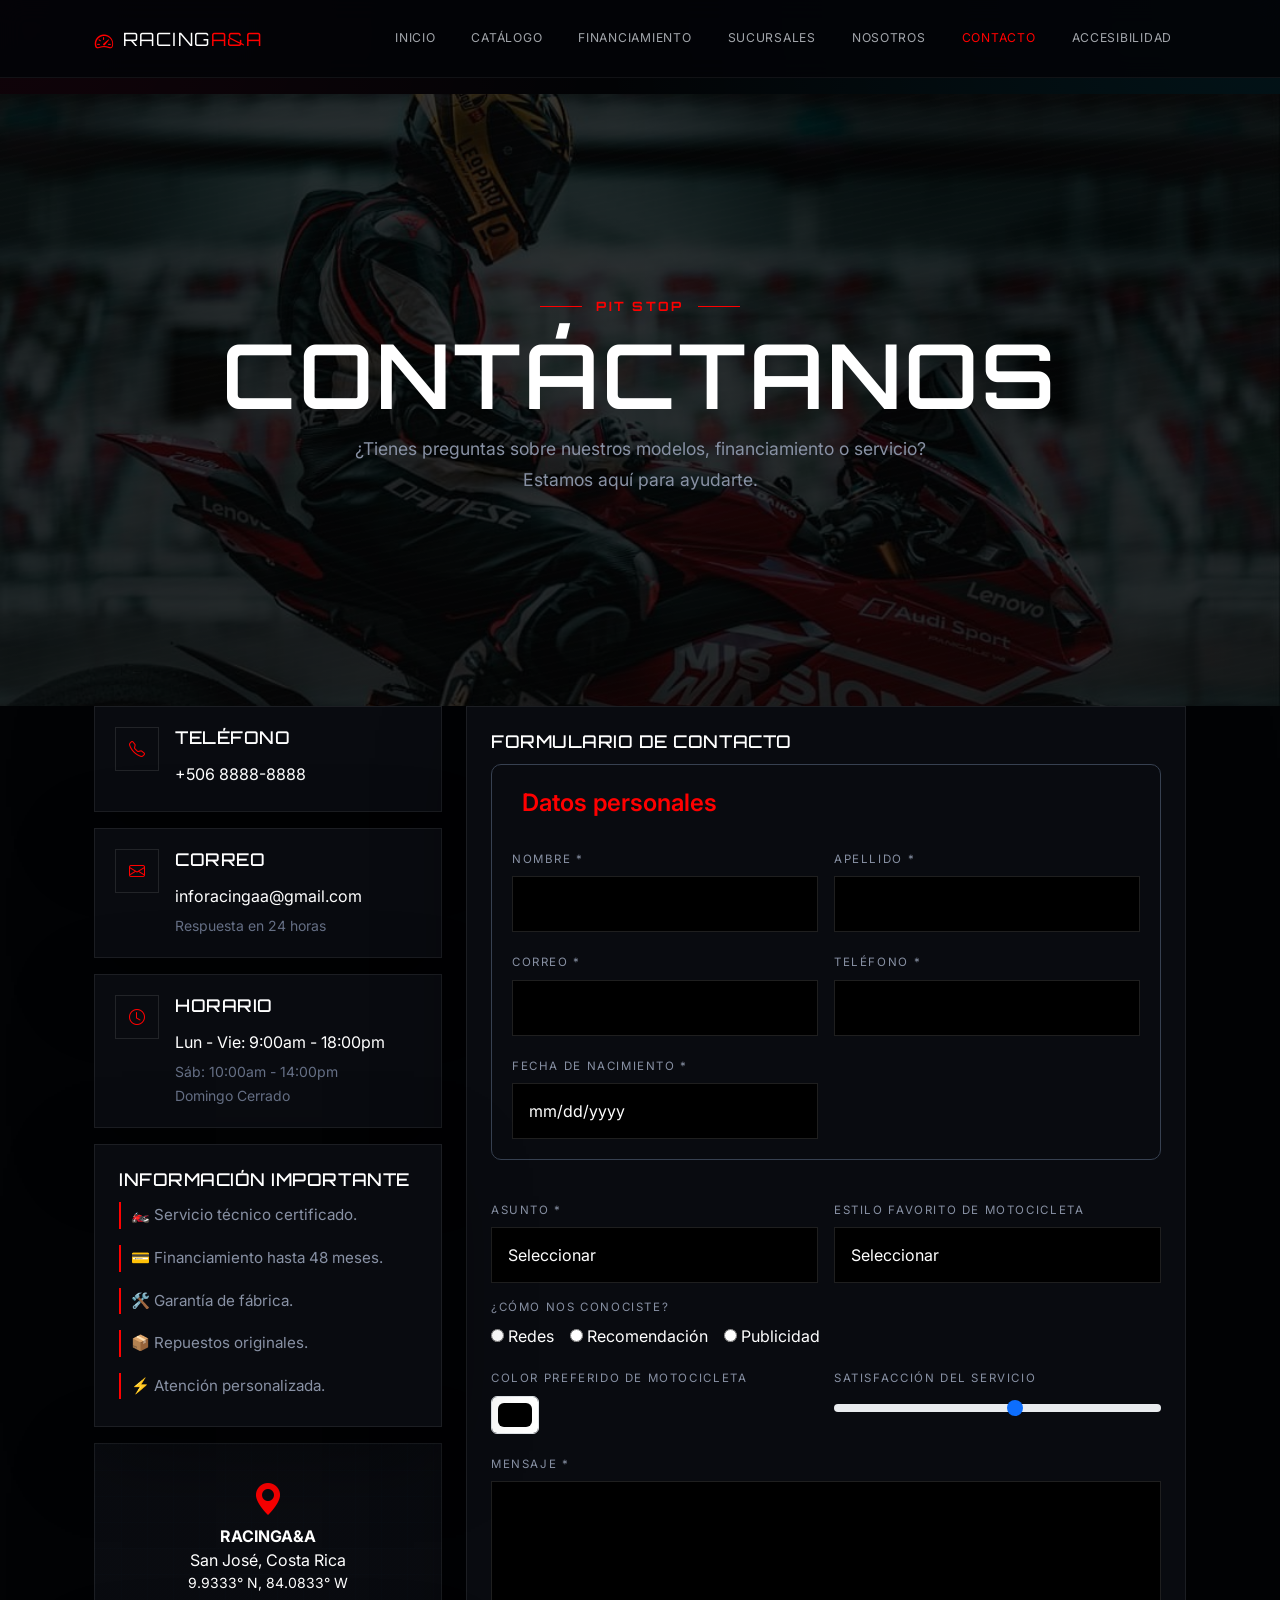
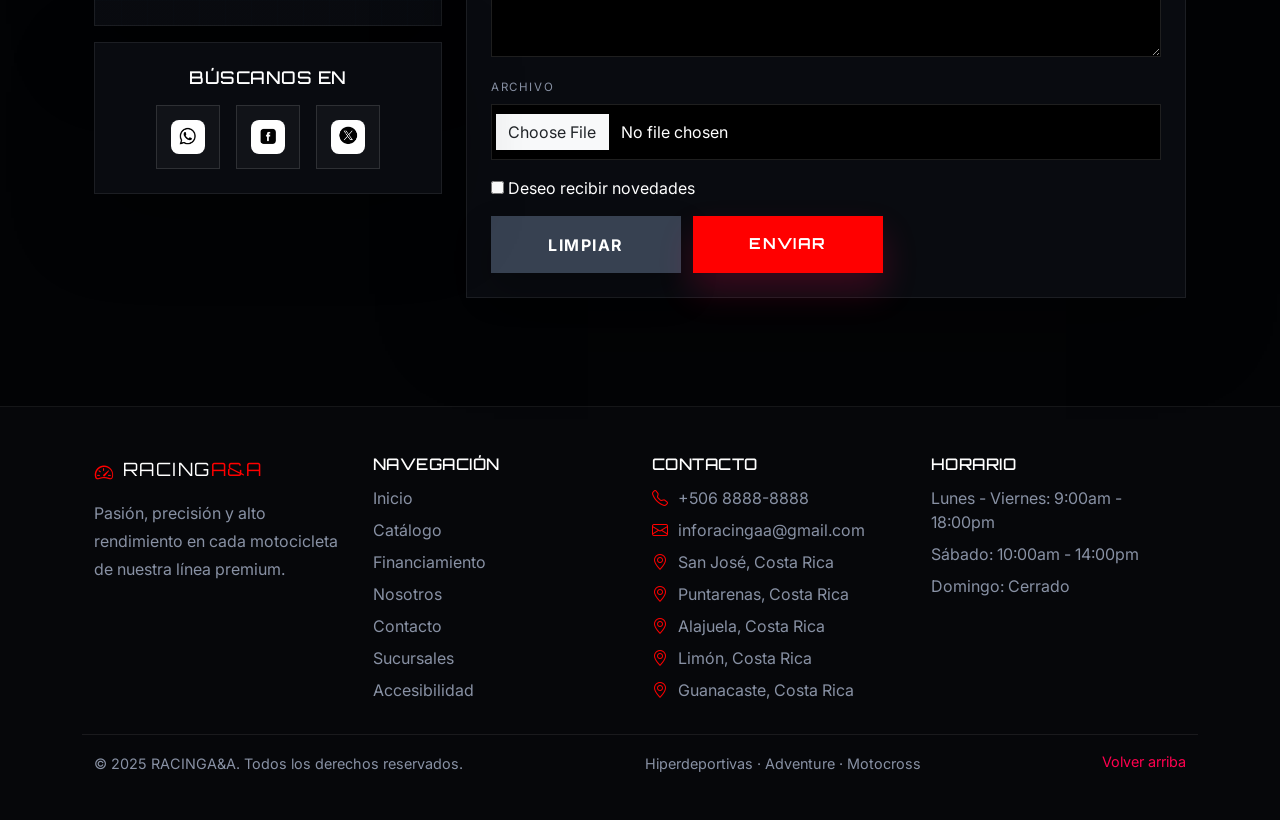
<file: Proyecto-AbdielTGAllisonRM (1)/Proyecto-AbdielTGAllisonRM/contacto.html>
<!DOCTYPE html>
<html lang="es">
  <head>
    <meta charset="UTF-8" />
    <meta name="viewport" content="width=device-width, initial-scale=1.0" />
    <title>RACINGA&A | Contacto</title>
    <link rel="icon" href="img/ico.png" type="image/png" />
    <link
      href="https://fonts.googleapis.com/css2?family=Inter:wght@300;400;500;600;700;800&family=Orbitron:wght@400;500;600;700;800&display=swap"
      rel="stylesheet"
    />
    <link
      href="https://cdn.jsdelivr.net/npm/bootstrap@5.3.3/dist/css/bootstrap.min.css"
      rel="stylesheet"
      crossorigin="anonymous"
    />
    <link
      rel="stylesheet"
      href="https://cdn.jsdelivr.net/npm/bootstrap-icons@1.11.3/font/bootstrap-icons.min.css"
    />
    <link rel="stylesheet" href="css/generales.css" />
    <link rel="stylesheet" href="css/menu.css" />
    <link rel="stylesheet" href="css/hero.css" />
    <link rel="stylesheet" href="css/multimedia.css" />
    <link rel="stylesheet" href="css/contacto.css" />
    <link rel="stylesheet" href="css/pie.css" />
    <link rel="stylesheet" href="css/accesibilidad.css" />
  </head>

  <body>
    <div id="contenidoAccesible">
      <nav class="navbar navbar-expand-lg navbar-dark fixed-top barra-sitio">
        <div class="container-xl px-4">
          <a class="navbar-brand marca-texto" href="index.html">
            <span class="marca-icono"><i class="bi bi-speedometer2"></i></span>
            <span>RACING<span class="texto-acento">A&amp;A</span></span>
          </a>

          <button
            class="navbar-toggler"
            type="button"
            data-bs-toggle="collapse"
            data-bs-target="#menuPrincipal"
            aria-controls="menuPrincipal"
            aria-expanded="false"
            aria-label="Abrir menú de navegación"
          >
            <span class="navbar-toggler-icon"></span>
          </button>

          <div class="collapse navbar-collapse" id="menuPrincipal">
            <ul class="navbar-nav ms-auto align-items-lg-center gap-lg-2">
              <li class="nav-item">
                <a class="nav-link" href="index.html">Inicio</a>
              </li>
              <li class="nav-item">
                <a class="nav-link" href="catalogo.html">Catálogo</a>
              </li>
              <li class="nav-item">
                <a class="nav-link" href="financiamiento.html">Financiamiento</a>
              </li>
              <li class="nav-item">
                <a class="nav-link" href="sucursales.html">Sucursales</a>
              </li>
              <li class="nav-item">
                <a class="nav-link" href="nosotros.html">Nosotros</a>
              </li>
              <li class="nav-item">
                <a class="nav-link active" href="contacto.html">Contacto</a>
              </li>
              <li class="nav-item">
                <a
                  class="nav-link"
                  href="#"
                  data-bs-toggle="offcanvas"
                  data-bs-target="#panelAccesibilidad"
                  aria-controls="panelAccesibilidad"
                >
                  Accesibilidad
                </a>
              </li>
            </ul>
          </div>
        </div>
      </nav>

      <main class="pagina-principal espacio-superior">
        <section
          id="inicio"
          class="seccion-hero hero-centrado"
          style="background-image: url('img/contactoimg.jpg')"
        >
          <div class="capa-hero"></div>
          <div class="container-xl px-4 contenido-hero">
            <span class="etiqueta-seccion">PIT STOP</span>
            <h1>CONTÁCTANOS</h1>
            <p>
              ¿Tienes preguntas sobre nuestros modelos, financiamiento o servicio?
              Estamos aquí para ayudarte.
            </p>
          </div>
        </section>

        <section class="seccion-contenido pt-0">
          <div class="container-xl px-4">
            <div class="row g-4 align-items-start">
              <div class="col-lg-4">
                <div class="pila-contacto">
                  <article class="caja-contacto">
                    <div class="icono-contacto">
                      <i class="bi bi-telephone"></i>
                    </div>
                    <div>
                      <h3>Teléfono</h3>
                      <p>+506 8888-8888</p>
                    </div>
                  </article>

                  <article class="caja-contacto">
                    <div class="icono-contacto">
                      <i class="bi bi-envelope"></i>
                    </div>
                    <div>
                      <h3>Correo</h3>
                      <p>inforacingaa@gmail.com</p>
                      <small>Respuesta en 24 horas</small>
                    </div>
                  </article>

                  <article class="caja-contacto">
                    <div class="icono-contacto">
                      <i class="bi bi-clock"></i>
                    </div>
                    <div>
                      <h3>Horario</h3>
                      <p>Lun - Vie: 9:00am - 18:00pm</p>
                      <small>Sáb: 10:00am - 14:00pm</small><br />
                      <small>Domingo Cerrado</small>
                    </div>
                  </article>

                  <aside class="lateral-informacion">
                    <div class="caja-informacion">
                      <h3 class="titulo-panel">INFORMACIÓN IMPORTANTE</h3>
                      <div class="texto-desplazable">
                        <div class="contenido-desplazable">
                          <p>🏍️ Servicio técnico certificado.</p>
                          <p>💳 Financiamiento hasta 48 meses.</p>
                          <p>🛠️ Garantía de fábrica.</p>
                          <p>📦 Repuestos originales.</p>
                          <p>⚡ Atención personalizada.</p>
                        </div>
                      </div>
                    </div>
                  </aside>

                  <div class="caja-mapa">
                    <div class="pin-mapa">
                      <i class="bi bi-geo-alt-fill"></i>
                    </div>
                    <strong>RACINGA&amp;A</strong>
                    <span>San José, Costa Rica</span>
                    <small>9.9333° N, 84.0833° W</small>
                  </div>

                  <article class="caja-informacion caja-redes">
                    <h3 class="titulo-panel">BÚSCANOS EN</h3>

                    <div class="redes-sociales">
                      <a
                        href="https://web.whatsapp.com/"
                        target="_blank"
                        rel="noopener noreferrer"
                        aria-label="WhatsApp"
                        class="icono-red"
                      >
                        <img
                          src="img/IconoWhatsApp.png"
                          alt="WhatsApp"
                          class="imagen-red"
                        />
                      </a>

                      <a
                        href="https://www.facebook.com/"
                        target="_blank"
                        rel="noopener noreferrer"
                        aria-label="Facebook"
                        class="icono-red"
                      >
                        <img
                          src="img/IconoFacebook.png"
                          alt="Facebook"
                          class="imagen-red"
                        />
                      </a>

                      <a
                        href="https://x.com/"
                        target="_blank"
                        rel="noopener noreferrer"
                        aria-label="X"
                        class="icono-red"
                      >
                        <img
                          src="img/IconoX.png"
                          alt="X"
                          class="imagen-red"
                        />
                      </a>
                    </div>
                  </article>
                </div>
              </div>

              <div class="col-lg-8">
                <form
                  id="formularioContacto"
                  class="tarjeta-formulario"
                  action="https://formsubmit.co/vivirojasmora09@gmail.com"
                  method="post"
                  enctype="multipart/form-data"
                  novalidate
                >
                  <h2 class="titulo-panel">Formulario de contacto</h2>

                  <fieldset>
                    <legend>Datos personales</legend>
                    <div class="row g-3">
                      <div class="col-md-6">
                        <label class="form-label" for="nombre">Nombre *</label>
                        <input
                          id="nombre"
                          type="text"
                          name="Nombre"
                          class="form-control entrada-personalizada"
                          required
                        />
                      </div>

                      <div class="col-md-6">
                        <label class="form-label" for="apellido">Apellido *</label>
                        <input
                          id="apellido"
                          type="text"
                          name="Apellido"
                          class="form-control entrada-personalizada"
                          required
                        />
                      </div>

                      <div class="col-md-6">
                        <label class="form-label" for="correo">Correo *</label>
                        <input
                          id="correo"
                          type="email"
                          name="Correo"
                          class="form-control entrada-personalizada"
                          required
                        />
                      </div>

                      <div class="col-md-6">
                        <label class="form-label" for="telefono">Teléfono *</label>
                        <input
                          id="telefono"
                          type="tel"
                          name="Telefono"
                          class="form-control entrada-personalizada"
                          required
                        />
                      </div>

                      <div class="col-md-6">
                        <label class="form-label" for="fechaNacimiento">Fecha de nacimiento *</label>
                        <input
                          id="fechaNacimiento"
                          type="date"
                          name="Fecha_nacimiento"
                          class="form-control entrada-personalizada"
                          required
                        />
                      </div>
                    </div>
                  </fieldset>

                  <div class="row g-3 mt-2">
                    <div class="col-md-6">
                      <label class="form-label" for="asunto">Asunto *</label>
                      <select
                        id="asunto"
                        name="Asunto"
                        class="form-select entrada-personalizada"
                        required
                      >
                        <option value="" disabled selected>Seleccionar</option>
                        <option value="Consulta">Consulta</option>
                        <option value="Compra">Compra</option>
                        <option value="Financiamiento">Financiamiento</option>
                        <option value="Otro">Otro</option>
                      </select>
                    </div>

                    <div class="col-md-6">
                      <label class="form-label" for="estilo">
                        Estilo favorito de motocicleta
                      </label>
                      <select
                        id="estilo"
                        name="Estilo"
                        class="form-select entrada-personalizada"
                      >
                        <option value="" disabled selected>Seleccionar</option>
                        <option value="Cross">Cross</option>
                        <option value="Adventure">Adventure</option>
                        <option value="Deportiva">Deportiva</option>
                      </select>
                    </div>

                    <div class="col-12">
                      <label class="form-label d-block">¿Cómo nos conociste?</label>
                      <div class="d-flex flex-wrap gap-3">
                        <label><input type="radio" name="Origen" value="Redes" /> Redes</label>
                        <label><input type="radio" name="Origen" value="Recomendacion" /> Recomendación</label>
                        <label><input type="radio" name="Origen" value="Publicidad" /> Publicidad</label>
                      </div>
                    </div>

                    <div class="col-md-6">
                      <label class="form-label" for="color">
                        Color preferido de motocicleta
                      </label>
                      <input
                        id="color"
                        type="color"
                        name="Color"
                        class="form-control form-control-color"
                      />
                    </div>

                    <div class="col-md-6">
                      <label class="form-label" for="satisfaccion">Satisfacción del servicio</label>
                      <input
                        id="satisfaccion"
                        type="range"
                        name="Satisfaccion"
                        min="1"
                        max="10"
                        class="form-range"
                      />
                    </div>

                    <div class="col-12">
                      <label class="form-label" for="mensaje">Mensaje *</label>
                      <textarea
                        id="mensaje"
                        name="Mensaje"
                        class="form-control entrada-personalizada"
                        rows="6"
                        required
                      ></textarea>
                    </div>

                    <div class="col-12">
                      <label class="form-label" for="archivo">Archivo</label>
                      <input
                        id="archivo"
                        type="file"
                        name="Archivo"
                        class="form-control entrada-personalizada"
                      />
                    </div>

                    <div class="col-12">
                      <label>
                        <input
                          type="checkbox"
                          name="Recibir_novedades"
                          value="Si"
                        />
                        Deseo recibir novedades
                      </label>
                    </div>

                    <div class="col-12 mt-3 acciones-formulario">
                      <button id="btnLimpiar" type="reset" class="boton-grande">
                        Limpiar
                      </button>

                      <button
                        id="btnEnviar"
                        class="boton-primario boton-grande"
                        type="submit"
                      >
                        Enviar
                      </button>
                    </div>
                  </div>
                </form>
              </div>
            </div>
          </div>
        </section>
      </main>

      <footer class="pie-sitio">
        <div class="container-xl px-4">
          <div class="row g-4 pie-superior">
            <div class="col-lg-3 col-md-6">
              <a class="marca-texto mb-3 d-inline-flex" href="index.html">
                <span class="marca-icono"><i class="bi bi-speedometer2"></i></span>
                <span>RACING<span class="texto-acento">A&amp;A</span></span>
              </a>
              <p>
                Pasión, precisión y alto rendimiento en cada motocicleta de nuestra
                línea premium.
              </p>
            </div>

            <div class="col-lg-3 col-md-6">
              <h3 class="titulo-pie">Navegación</h3>
              <ul class="enlaces-pie">
                <li><a href="index.html">Inicio</a></li>
                <li><a href="catalogo.html">Catálogo</a></li>
                <li><a href="financiamiento.html">Financiamiento</a></li>
                <li><a href="nosotros.html">Nosotros</a></li>
                <li><a href="contacto.html">Contacto</a></li>
                <li><a href="sucursales.html">Sucursales</a></li>
                <li>
                  <a
                    href="#"
                    data-bs-toggle="offcanvas"
                    data-bs-target="#panelAccesibilidad"
                    aria-controls="panelAccesibilidad"
                  >
                    Accesibilidad
                  </a>
                </li>
              </ul>
            </div>

            <div class="col-lg-3 col-md-6">
              <h3 class="titulo-pie">Contacto</h3>
              <ul class="contacto-pie">
                <li><i class="bi bi-telephone"></i> +506 8888-8888</li>
                <li><i class="bi bi-envelope"></i> inforacingaa@gmail.com</li>
                <li><i class="bi bi-geo-alt"></i> San José, Costa Rica</li>
                <li><i class="bi bi-geo-alt"></i> Puntarenas, Costa Rica</li>
                <li><i class="bi bi-geo-alt"></i> Alajuela, Costa Rica</li>
                <li><i class="bi bi-geo-alt"></i> Limón, Costa Rica</li>
                <li><i class="bi bi-geo-alt"></i> Guanacaste, Costa Rica</li>
              </ul>
            </div>

            <div class="col-lg-3 col-md-6">
              <h3 class="titulo-pie">Horario</h3>
              <ul class="enlaces-pie">
                <li>Lunes - Viernes: 9:00am - 18:00pm</li>
                <li>Sábado: 10:00am - 14:00pm</li>
                <li>Domingo: Cerrado</li>
              </ul>
            </div>
          </div>

          <div
            class="pie-inferior d-flex flex-column flex-md-row justify-content-between gap-2"
          >
            <p>&copy; 2025 RACINGA&amp;A. Todos los derechos reservados.</p>
            <p>Hiperdeportivas · Adventure · Motocross</p>
            <a href="#inicio" style="color: #ff004f">Volver arriba</a>
          </div>
        </div>
      </footer>
    </div>

    <div id="contenedorPanelAccesibilidad"></div>

    <script
      src="https://cdn.jsdelivr.net/npm/bootstrap@5.3.3/dist/js/bootstrap.bundle.min.js"
      crossorigin="anonymous"
    ></script>
    <script src="js/accesibilidad.js"></script>
    <script src="js/contacto.js"></script>
  </body>
</html>
</file>
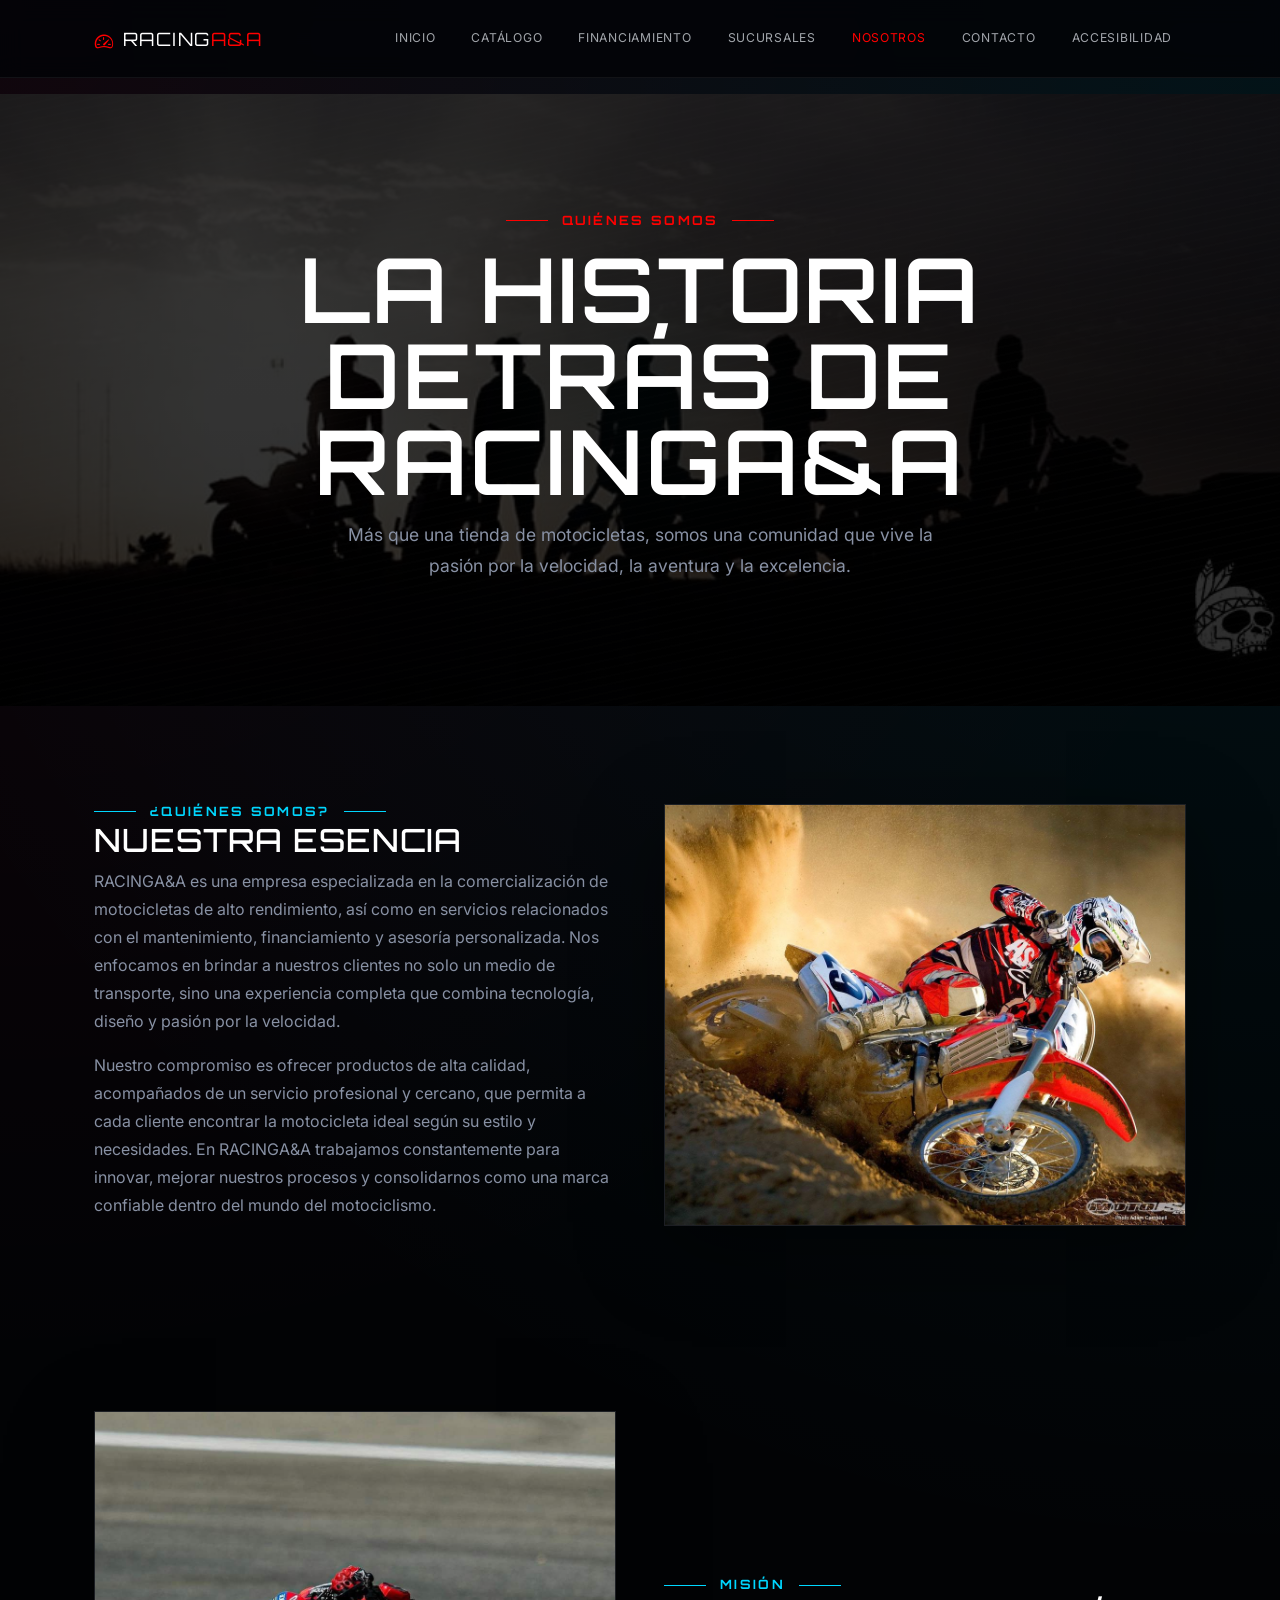
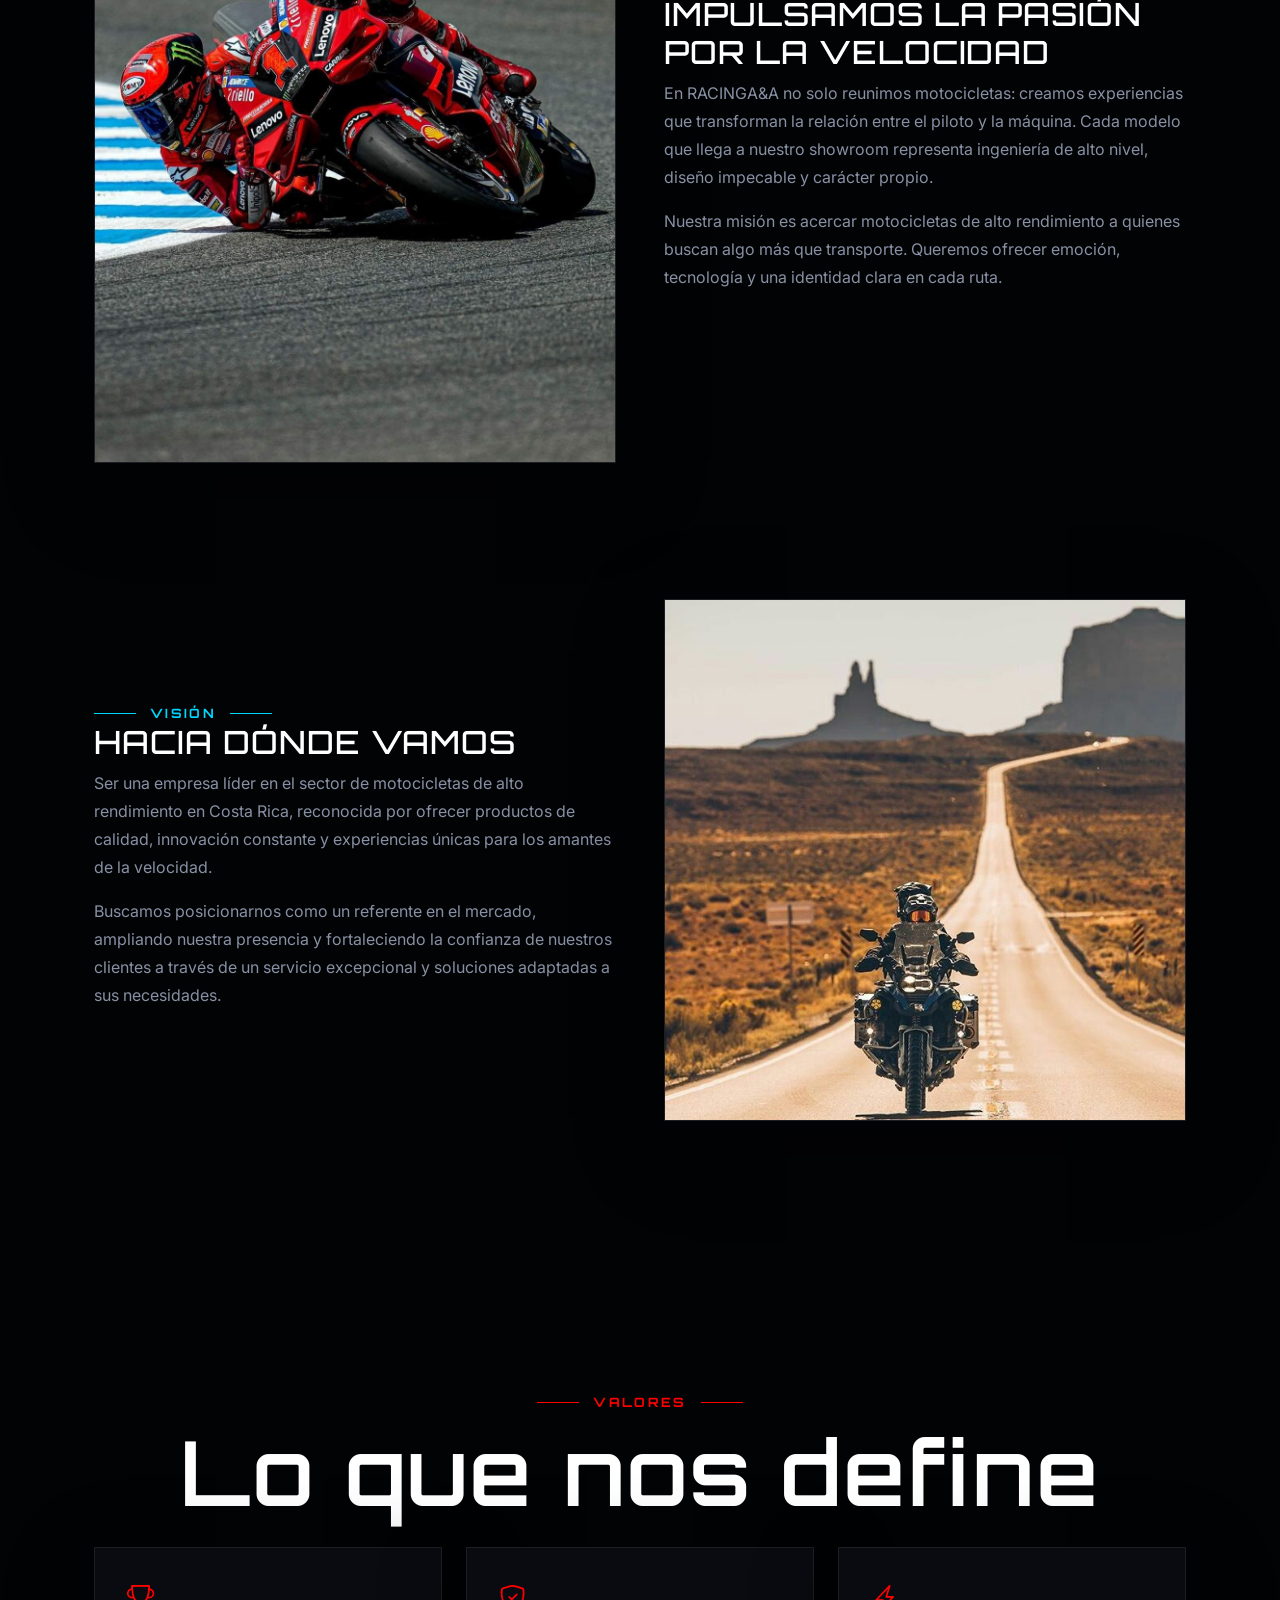
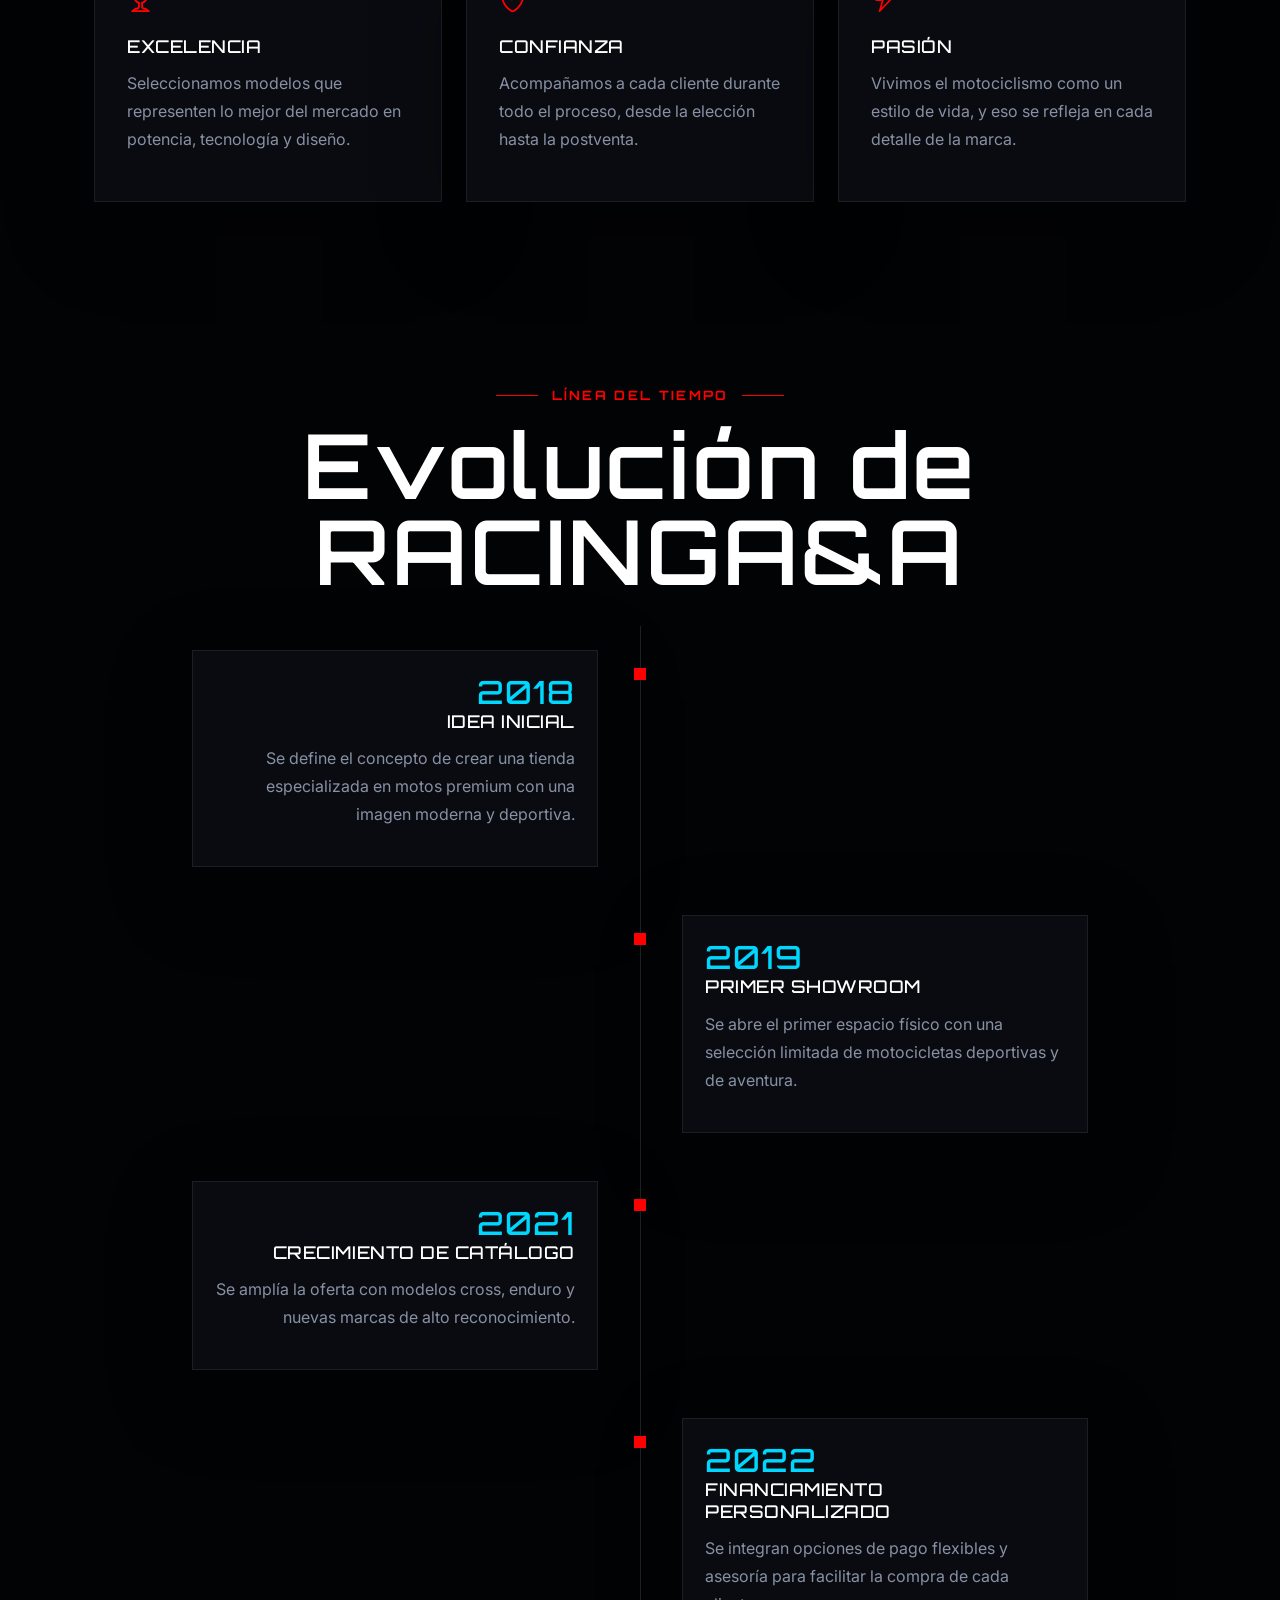
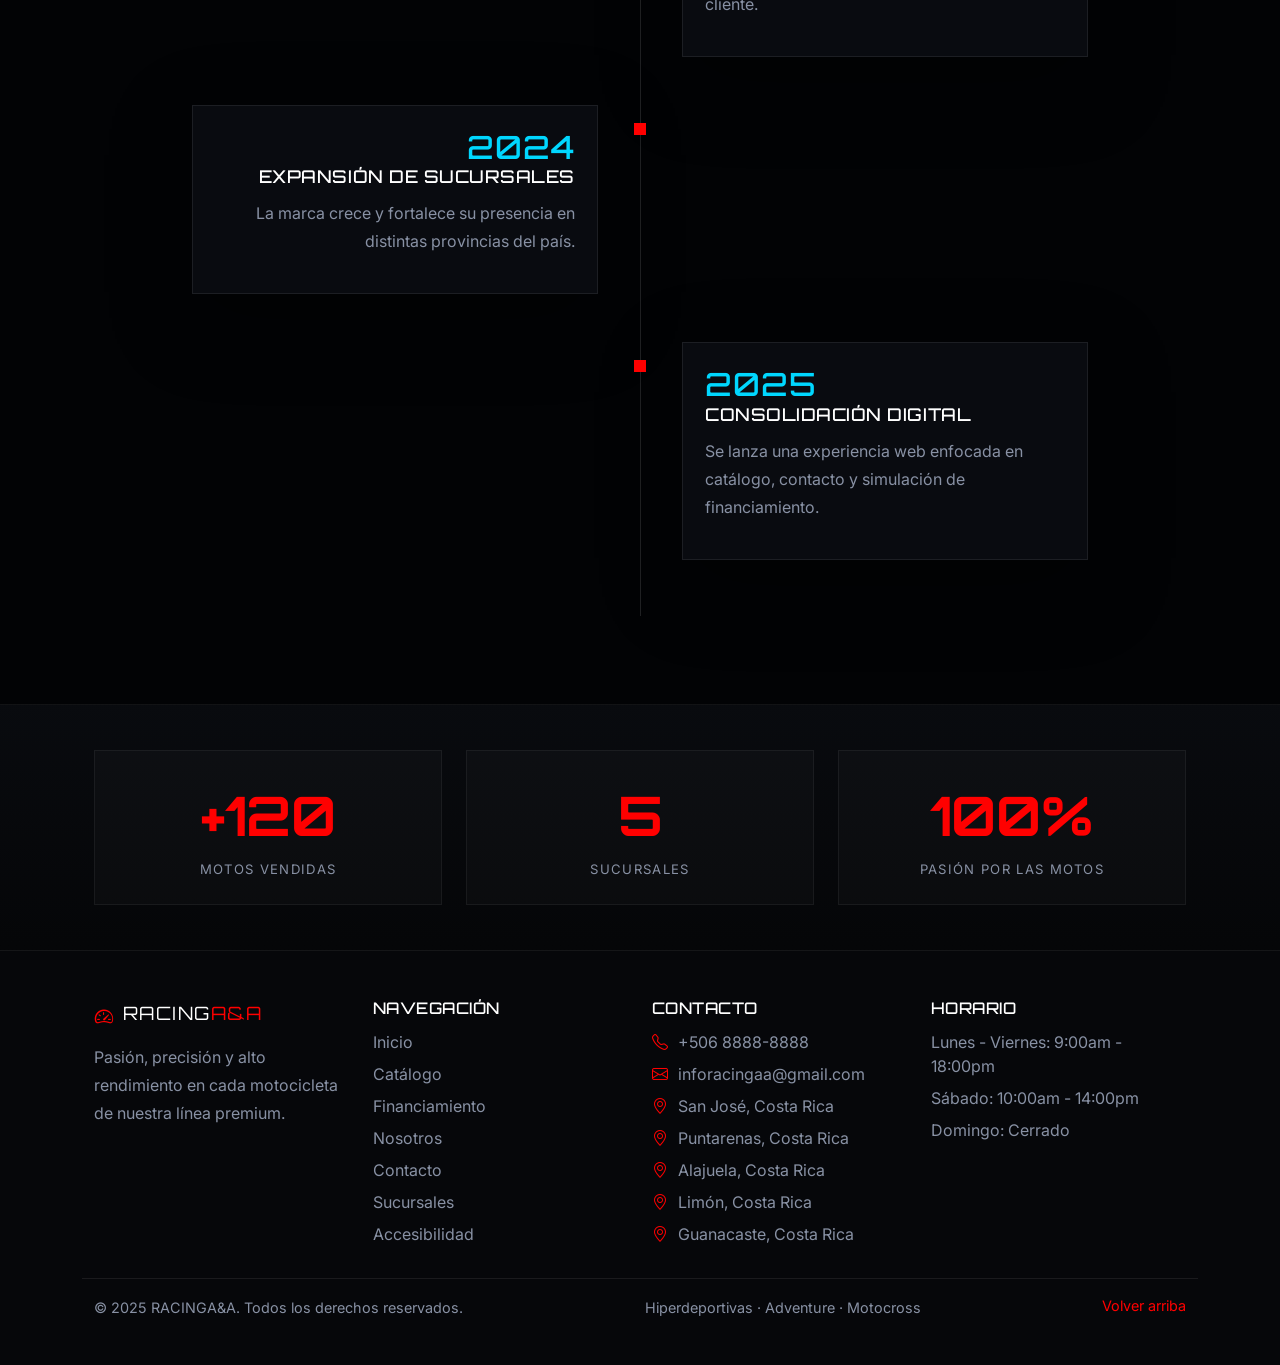
<file: Proyecto-AbdielTGAllisonRM (1)/Proyecto-AbdielTGAllisonRM/nosotros.html>
<!doctype html>
<html lang="es">
  <head>
    <meta charset="UTF-8" />
    <meta name="viewport" content="width=device-width, initial-scale=1.0" />
    <title>RACINGA&A | Nosotros</title>
    <link rel="icon" href="img/ico.png" type="image/png" />
    <link
      href="https://fonts.googleapis.com/css2?family=Inter:wght@300;400;500;600;700;800&family=Orbitron:wght@400;500;600;700;800&display=swap"
      rel="stylesheet"
    />
    <link
      href="https://cdn.jsdelivr.net/npm/bootstrap@5.3.3/dist/css/bootstrap.min.css"
      rel="stylesheet"
      crossorigin="anonymous"
    />
    <link
      rel="stylesheet"
      href="https://cdn.jsdelivr.net/npm/bootstrap-icons@1.11.3/font/bootstrap-icons.min.css"
    />
    <link rel="stylesheet" href="css/generales.css" />
    <link rel="stylesheet" href="css/menu.css" />
    <link rel="stylesheet" href="css/hero.css" />
    <link rel="stylesheet" href="css/multimedia.css" />
    <link rel="stylesheet" href="css/nosotros.css" />
    <link rel="stylesheet" href="css/pie.css" />
    <link rel="stylesheet" href="css/accesibilidad.css" />
  </head>
  <body>
    <div id="contenidoAccesible">
      <nav class="navbar navbar-expand-lg navbar-dark fixed-top barra-sitio">
        <div class="container-xl px-4">
          <a class="navbar-brand marca-texto" href="index.html">
            <span class="marca-icono"><i class="bi bi-speedometer2"></i></span>
            <span>RACING<span class="texto-acento">A&amp;A</span></span>
          </a>

          <button
            class="navbar-toggler"
            type="button"
            data-bs-toggle="collapse"
            data-bs-target="#menuPrincipal"
          >
            <span class="navbar-toggler-icon"></span>
          </button>

          <div class="collapse navbar-collapse" id="menuPrincipal">
            <ul class="navbar-nav ms-auto align-items-lg-center gap-lg-2">
              <li class="nav-item">
                <a class="nav-link" href="index.html">Inicio</a>
              </li>
              <li class="nav-item">
                <a class="nav-link" href="catalogo.html">Catálogo</a>
              </li>
              <li class="nav-item">
                <a class="nav-link" href="financiamiento.html">Financiamiento</a>
              </li>
              <li class="nav-item">
                <a class="nav-link" href="sucursales.html">Sucursales</a>
              </li>
              <li class="nav-item">
                <a class="nav-link active" href="nosotros.html">Nosotros</a>
              </li>
              <li class="nav-item">
                <a class="nav-link" href="contacto.html">Contacto</a>
              </li>
              <li class="nav-item">
                <a
                  class="nav-link"
                  href="#"
                  data-bs-toggle="offcanvas"
                  data-bs-target="#panelAccesibilidad"
                  aria-controls="panelAccesibilidad"
                >
                  Accesibilidad
                </a>
              </li>
            </ul>
          </div>
        </div>
      </nav>

      <main class="pagina-principal espacio-superior">
        <section
          id="inicio"
          class="seccion-hero hero-centrado"
          style="background-image: url(&quot;img/grup.jpg&quot;)"
        >
          <div class="capa-hero"></div>
          <div class="container-xl px-4 contenido-hero">
            <span class="etiqueta-seccion">QUIÉNES SOMOS</span>
            <h1>LA HISTORIA DETRÁS DE RACINGA&amp;A</h1>
            <p>
              Más que una tienda de motocicletas, somos una comunidad que vive la
              pasión por la velocidad, la aventura y la excelencia.
            </p>
          </div>
        </section>

        <section class="seccion-contenido">
          <div class="container-xl px-4">
            <div class="row g-5 align-items-center">
              <div class="col-lg-6">
                <span class="etiqueta-seccion etiqueta-seccion-cian"
                  >¿Quiénes somos?</span
                >
                <h2>NUESTRA ESENCIA</h2>
                <p>
                  RACINGA&A es una empresa especializada en la comercialización de
                  motocicletas de alto rendimiento, así como en servicios
                  relacionados con el mantenimiento, financiamiento y asesoría
                  personalizada. Nos enfocamos en brindar a nuestros clientes no
                  solo un medio de transporte, sino una experiencia completa que
                  combina tecnología, diseño y pasión por la velocidad.
                </p>
                <p>
                  Nuestro compromiso es ofrecer productos de alta calidad,
                  acompañados de un servicio profesional y cercano, que permita a
                  cada cliente encontrar la motocicleta ideal según su estilo y
                  necesidades. En RACINGA&A trabajamos constantemente para
                  innovar, mejorar nuestros procesos y consolidarnos como una
                  marca confiable dentro del mundo del motociclismo.
                </p>
              </div>

              <div class="col-lg-6">
                <div class="tarjeta-imagen">
                  <img src="img/quienessomos.jpg" alt="Piloto de moto" />
                </div>
              </div>
            </div>
          </div>
        </section>

        <section class="seccion-contenido">
          <div class="container-xl px-4">
            <div class="row g-5 align-items-center">
              <div class="col-lg-6">
                <div class="tarjeta-imagen">
                  <img src="img/mision.jpg" alt="Moto pistera en carrera" />
                </div>
              </div>

              <div class="col-lg-6">
                <span class="etiqueta-seccion etiqueta-seccion-cian">Misión</span>
                <h2>IMPULSAMOS LA PASIÓN POR LA VELOCIDAD</h2>
                <p>
                  En RACINGA&A no solo reunimos motocicletas: creamos experiencias
                  que transforman la relación entre el piloto y la máquina. Cada
                  modelo que llega a nuestro showroom representa ingeniería de
                  alto nivel, diseño impecable y carácter propio.
                </p>
                <p>
                  Nuestra misión es acercar motocicletas de alto rendimiento a
                  quienes buscan algo más que transporte. Queremos ofrecer
                  emoción, tecnología y una identidad clara en cada ruta.
                </p>
              </div>

              <section class="seccion-contenido">
                <div class="container-xl px-4">
                  <div class="row g-5 align-items-center">
                    <div class="col-lg-6">
                      <span class="etiqueta-seccion etiqueta-seccion-cian"
                        >Visión</span
                      >
                      <h2>HACIA DÓNDE VAMOS</h2>
                      <p>
                        Ser una empresa líder en el sector de motocicletas de alto
                        rendimiento en Costa Rica, reconocida por ofrecer
                        productos de calidad, innovación constante y experiencias
                        únicas para los amantes de la velocidad.
                      </p>
                      <p>
                        Buscamos posicionarnos como un referente en el mercado,
                        ampliando nuestra presencia y fortaleciendo la confianza
                        de nuestros clientes a través de un servicio excepcional y
                        soluciones adaptadas a sus necesidades.
                      </p>
                    </div>

                    <div class="col-lg-6">
                      <div class="tarjeta-imagen">
                        <img
                          src="img/vision.jpg"
                          alt="Moto adventure con paisaje"
                        />
                      </div>
                    </div>
                  </div>
                </div>
              </section>
            </div>
          </div>
        </section>

        <section class="seccion-contenido">
          <div class="container-xl px-4">
            <div class="encabezado-seccion text-center">
              <span class="etiqueta-seccion">Valores</span>
              <h2>Lo que nos define</h2>
            </div>

            <div class="contenedorPadre">
              <div class="row g-4 flexPadre alturaPadre">
                <div class="col-lg-4 col-md-6">
                  <article class="panel-informacion h-100 opc">
                    <div class="icono-informacion">
                      <i class="bi bi-trophy"></i>
                    </div>
                    <h3>Excelencia</h3>
                    <p>
                      Seleccionamos modelos que representen lo mejor del mercado
                      en potencia, tecnología y diseño.
                    </p>
                  </article>
                </div>

                <div class="col-lg-4 col-md-6">
                  <article class="panel-informacion h-100 opc">
                    <div class="icono-informacion">
                      <i class="bi bi-shield-check"></i>
                    </div>
                    <h3>Confianza</h3>
                    <p>
                      Acompañamos a cada cliente durante todo el proceso, desde la
                      elección hasta la postventa.
                    </p>
                  </article>
                </div>

                <div class="col-lg-4 col-md-6 mx-md-auto mx-lg-0">
                  <article class="panel-informacion h-100 opc">
                    <div class="icono-informacion">
                      <i class="bi bi-lightning-charge"></i>
                    </div>
                    <h3>Pasión</h3>
                    <p>
                      Vivimos el motociclismo como un estilo de vida, y eso se
                      refleja en cada detalle de la marca.
                    </p>
                  </article>
                </div>
              </div>
            </div>
          </div>
        </section>

        <section class="seccion-contenido">
          <div class="container-xl px-4">
            <div class="encabezado-seccion text-center">
              <span class="etiqueta-seccion">Línea del tiempo</span>
              <h2>Evolución de RACINGA&amp;A</h2>
            </div>

            <div class="linea-tiempo">
              <article class="item-linea-tiempo linea-tiempo-izquierda">
                <span class="punto-linea-tiempo"></span>
                <div class="tarjeta-linea-tiempo">
                  <h3>2018</h3>
                  <h4>Idea inicial</h4>
                  <p>
                    Se define el concepto de crear una tienda especializada en
                    motos premium con una imagen moderna y deportiva.
                  </p>
                </div>
              </article>

              <article class="item-linea-tiempo linea-tiempo-derecha">
                <span class="punto-linea-tiempo"></span>
                <div class="tarjeta-linea-tiempo">
                  <h3>2019</h3>
                  <h4>Primer showroom</h4>
                  <p>
                    Se abre el primer espacio físico con una selección limitada de
                    motocicletas deportivas y de aventura.
                  </p>
                </div>
              </article>

              <article class="item-linea-tiempo linea-tiempo-izquierda">
                <span class="punto-linea-tiempo"></span>
                <div class="tarjeta-linea-tiempo">
                  <h3>2021</h3>
                  <h4>Crecimiento de catálogo</h4>
                  <p>
                    Se amplía la oferta con modelos cross, enduro y nuevas marcas
                    de alto reconocimiento.
                  </p>
                </div>
              </article>

              <article class="item-linea-tiempo linea-tiempo-derecha">
                <span class="punto-linea-tiempo"></span>
                <div class="tarjeta-linea-tiempo">
                  <h3>2022</h3>
                  <h4>Financiamiento personalizado</h4>
                  <p>
                    Se integran opciones de pago flexibles y asesoría para
                    facilitar la compra de cada cliente.
                  </p>
                </div>
              </article>

              <article class="item-linea-tiempo linea-tiempo-izquierda">
                <span class="punto-linea-tiempo"></span>
                <div class="tarjeta-linea-tiempo">
                  <h3>2024</h3>
                  <h4>Expansión de sucursales</h4>
                  <p>
                    La marca crece y fortalece su presencia en distintas
                    provincias del país.
                  </p>
                </div>
              </article>

              <article class="item-linea-tiempo linea-tiempo-derecha">
                <span class="punto-linea-tiempo"></span>
                <div class="tarjeta-linea-tiempo">
                  <h3>2025</h3>
                  <h4>Consolidación digital</h4>
                  <p>
                    Se lanza una experiencia web enfocada en catálogo, contacto y
                    simulación de financiamiento.
                  </p>
                </div>
              </article>
            </div>
          </div>
        </section>

        <section class="franja-estadisticas">
          <div class="container-xl px-4">
            <div class="row g-4 text-center">
              <div class="col-md-4">
                <div class="caja-estadistica">
                  <strong>+120</strong>
                  <span>Motos vendidas</span>
                </div>
              </div>
              <div class="col-md-4">
                <div class="caja-estadistica">
                  <strong>5</strong>
                  <span>Sucursales</span>
                </div>
              </div>
              <div class="col-md-4">
                <div class="caja-estadistica">
                  <strong>100%</strong>
                  <span>Pasión por las motos</span>
                </div>
              </div>
            </div>
          </div>
        </section>
      </main>

      <footer class="pie-sitio">
        <div class="container-xl px-4">
          <div class="row g-4 pie-superior">
            <div class="col-lg-3 col-md-6">
              <a class="marca-texto mb-3 d-inline-flex" href="index.html">
                <span class="marca-icono"
                  ><i class="bi bi-speedometer2"></i
                ></span>
                <span>RACING<span class="texto-acento">A&amp;A</span></span>
              </a>
              <p>
                Pasión, precisión y alto rendimiento en cada motocicleta de
                nuestra línea premium.
              </p>
            </div>

            <div class="col-lg-3 col-md-6">
              <h3 class="titulo-pie">Navegación</h3>
              <ul class="enlaces-pie">
                <li><a href="index.html">Inicio</a></li>
                <li><a href="catalogo.html">Catálogo</a></li>
                <li><a href="financiamiento.html">Financiamiento</a></li>
                <li><a href="nosotros.html">Nosotros</a></li>
                <li><a href="contacto.html">Contacto</a></li>
                <li><a href="sucursales.html">Sucursales</a></li>
                <li>
                  <a
                    href="#"
                    data-bs-toggle="offcanvas"
                    data-bs-target="#panelAccesibilidad"
                    aria-controls="panelAccesibilidad"
                  >
                    Accesibilidad
                  </a>
                </li>
              </ul>
            </div>

            <div class="col-lg-3 col-md-6">
              <h3 class="titulo-pie">Contacto</h3>
              <ul class="contacto-pie">
                <li><i class="bi bi-telephone"></i> +506 8888-8888</li>
                <li><i class="bi bi-envelope"></i> inforacingaa@gmail.com</li>
                <li><i class="bi bi-geo-alt"></i> San José, Costa Rica</li>
                <li><i class="bi bi-geo-alt"></i> Puntarenas, Costa Rica</li>
                <li><i class="bi bi-geo-alt"></i> Alajuela, Costa Rica</li>
                <li><i class="bi bi-geo-alt"></i> Limón, Costa Rica</li>
                <li><i class="bi bi-geo-alt"></i> Guanacaste, Costa Rica</li>
              </ul>
            </div>

            <div class="col-lg-3 col-md-6">
              <h3 class="titulo-pie">Horario</h3>
              <ul class="enlaces-pie">
                <li>Lunes - Viernes: 9:00am - 18:00pm</li>
                <li>Sábado: 10:00am - 14:00pm</li>
                <li>Domingo: Cerrado</li>
              </ul>
            </div>
          </div>

          <div
            class="pie-inferior d-flex flex-column flex-md-row justify-content-between gap-2"
          >
            <p>&copy; 2025 RACINGA&amp;A. Todos los derechos reservados.</p>
            <p>Hiperdeportivas · Adventure · Motocross</p>
            <a href="#inicio" style="color: red">Volver arriba</a>
          </div>
        </div>
      </footer>
    </div>

    <div id="contenedorPanelAccesibilidad"></div>

    <script
      src="https://cdn.jsdelivr.net/npm/bootstrap@5.3.3/dist/js/bootstrap.bundle.min.js"
      crossorigin="anonymous"
    ></script>
    <script src="js/accesibilidad.js"></script>
  </body>
</html>
</file>
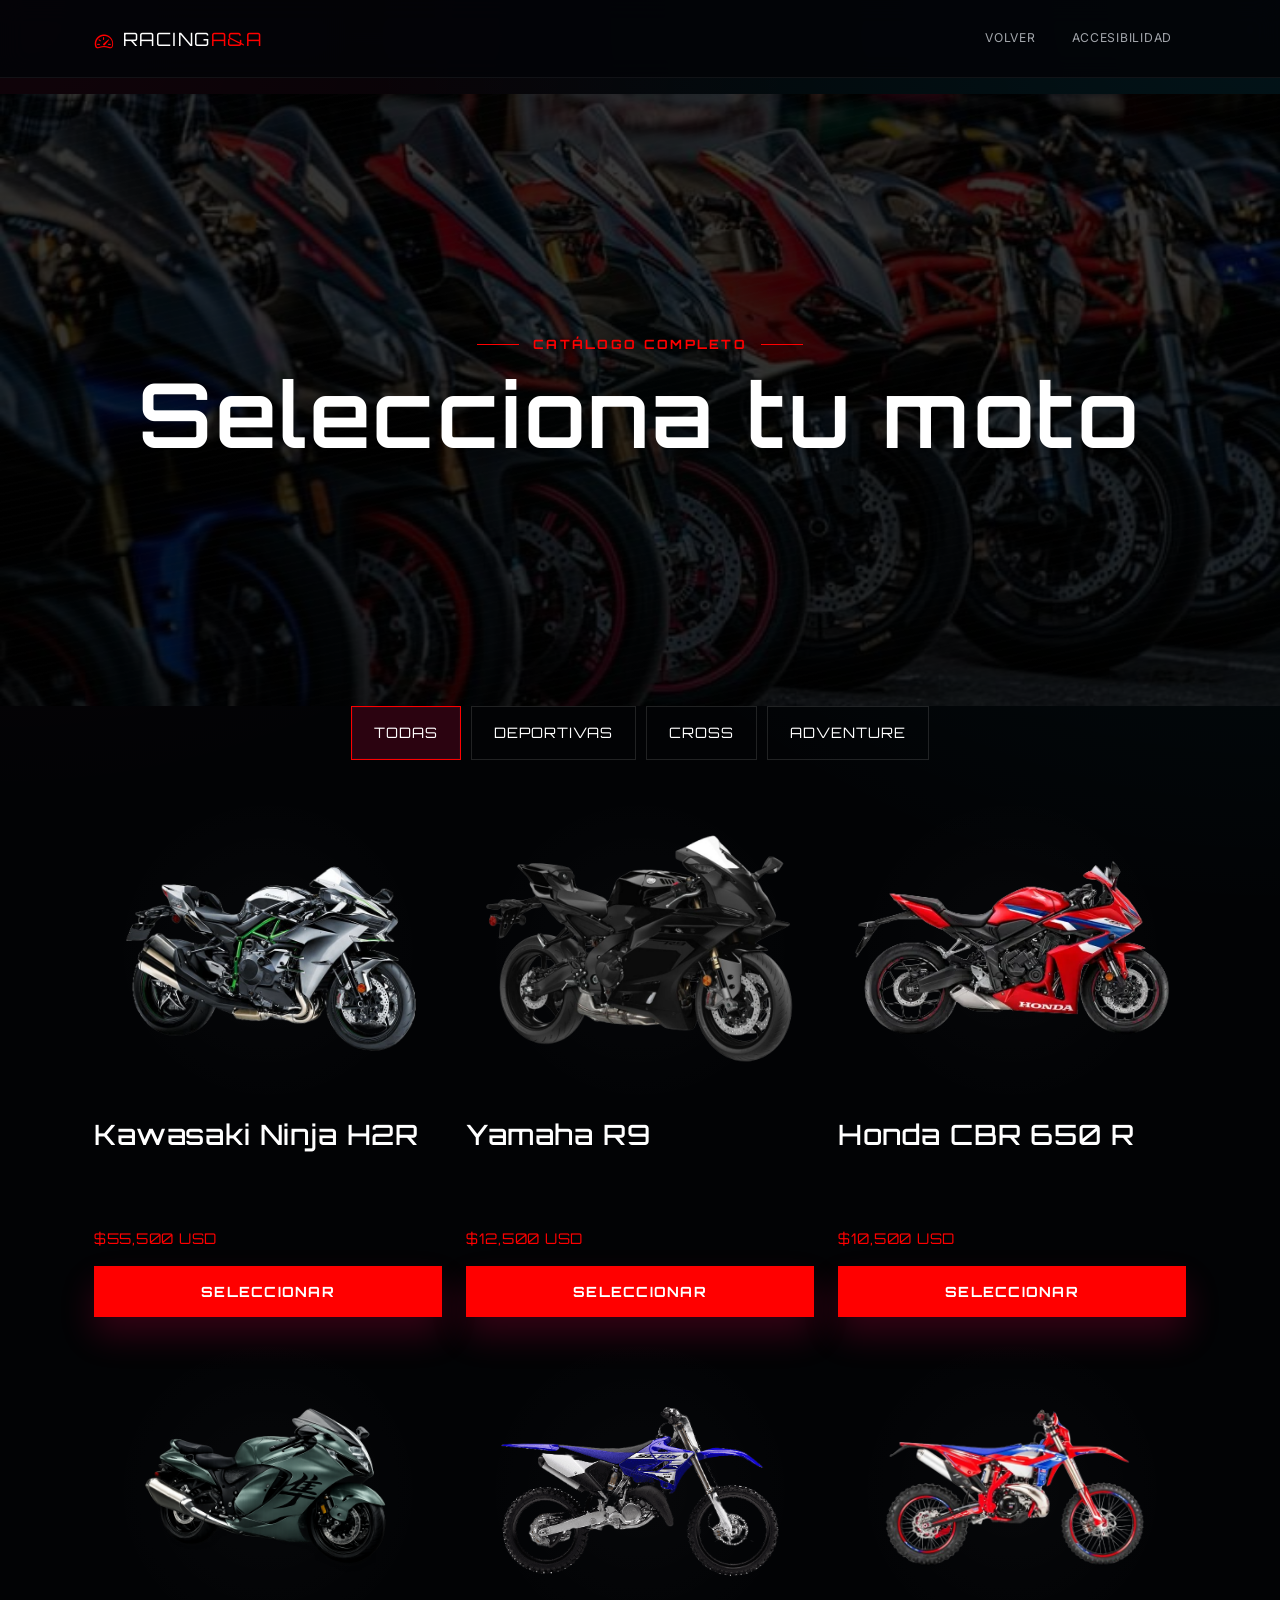
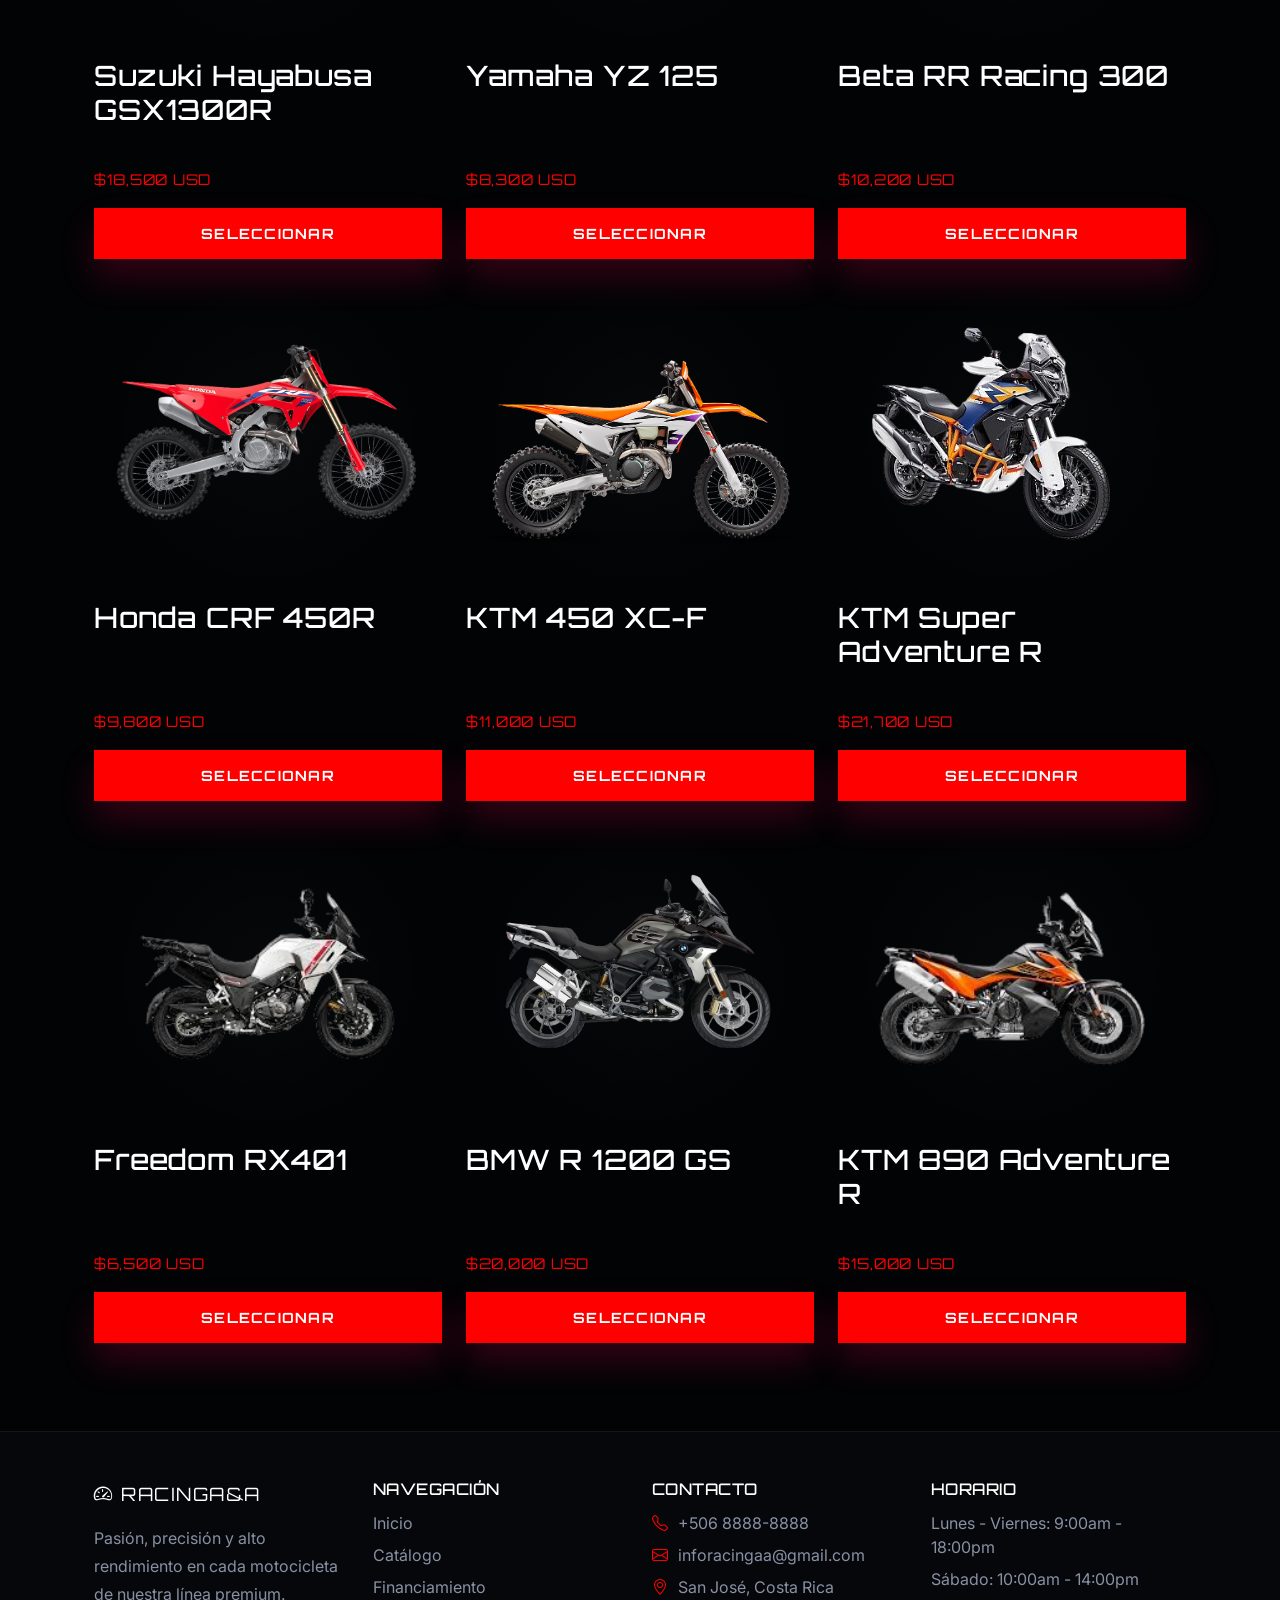
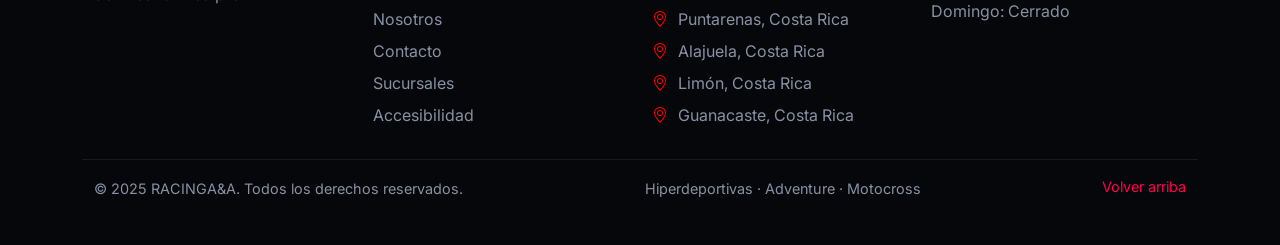
<file: Proyecto-AbdielTGAllisonRM (1)/Proyecto-AbdielTGAllisonRM/SeleccionarMoto.html>
<!DOCTYPE html>
<html lang="es">
  <head>
    <meta charset="UTF-8" />
    <meta name="viewport" content="width=device-width, initial-scale=1.0" />
    <title>RACINGA&A | Seleccionar moto</title>
    <link rel="icon" href="img/ico.png" type="image/png" />
    <link
      href="https://fonts.googleapis.com/css2?family=Inter:wght@300;400;500;600;700;800&family=Orbitron:wght@400;500;600;700;800&display=swap"
      rel="stylesheet"
    />
    <link
      href="https://cdn.jsdelivr.net/npm/bootstrap@5.3.3/dist/css/bootstrap.min.css"
      rel="stylesheet"
      crossorigin="anonymous"
    />
    <link
      rel="stylesheet"
      href="https://cdn.jsdelivr.net/npm/bootstrap-icons@1.11.3/font/bootstrap-icons.min.css"
    />
    <link rel="stylesheet" href="css/generales.css" />
    <link rel="stylesheet" href="css/menu.css" />
    <link rel="stylesheet" href="css/hero.css" />
    <link rel="stylesheet" href="css/multimedia.css" />
    <link rel="stylesheet" href="css/catalogo.css" />
    <link rel="stylesheet" href="css/pie.css" />
    <link rel="stylesheet" href="css/accesibilidad.css" />
  </head>

  <body>
    <div id="contenidoAccesible">
      <nav class="navbar navbar-expand-lg navbar-dark fixed-top barra-sitio">
        <div class="container-xl px-4">
          <a class="navbar-brand marca-texto" href="index.html">
            <span class="marca-icono"><i class="bi bi-speedometer2"></i></span>
            <span>RACING<span class="texto-acento">A&amp;A</span></span>
          </a>

          <button
            class="navbar-toggler"
            type="button"
            data-bs-toggle="collapse"
            data-bs-target="#mainNav"
            aria-controls="mainNav"
            aria-expanded="false"
            aria-label="Abrir menú de navegación"
          >
            <span class="navbar-toggler-icon"></span>
          </button>

          <div class="collapse navbar-collapse" id="mainNav">
            <ul class="navbar-nav ms-auto align-items-lg-center gap-lg-2">
              <li class="nav-item">
                <a class="nav-link" href="financiamiento.html">Volver</a>
              </li>
              <li class="nav-item">
                <a
                  class="nav-link"
                  href="#"
                  data-bs-toggle="offcanvas"
                  data-bs-target="#panelAccesibilidad"
                  aria-controls="panelAccesibilidad"
                >
                  Accesibilidad
                </a>
              </li>
            </ul>
          </div>
        </div>
      </nav>

      <main class="pagina-principal espacio-superior">
        <section
          id="inicio"
          class="seccion-hero hero-centrado"
          style="background-image: url('img/catalogo.jpg')"
        >
          <div class="capa-hero"></div>

          <div class="container-xl px-4 contenido-hero">
            <span class="etiqueta-seccion">CATÁLOGO COMPLETO</span>
            <h1>Selecciona tu moto</h1>
          </div>
        </section>

        <section class="seccion-contenido pt-0">
          <div class="container-xl px-4">
            <div class="fila-filtros">
              <button class="filtro-catalogo active" data-filter="all" type="button">Todas</button>
              <button class="filtro-catalogo" data-filter="deportivas" type="button">Deportivas</button>
              <button class="filtro-catalogo" data-filter="cross" type="button">Cross</button>
              <button class="filtro-catalogo" data-filter="adventure" type="button">Adventure</button>
            </div>

            <div class="row g-4" id="catalogGrid">
              <div class="col-md-6 col-xl-4 item-catalogo" data-category="deportivas">
                <article>
                  <img src="img/kawah2r.png" alt="Kawasaki Ninja H2R" class="imagen-moto imagen-contener" />
                  <h3>Kawasaki Ninja H2R</h3>
                  <p class="precio-moto">$55,500 USD</p>
                  <div class="acciones-tarjeta">
                    <a class="boton-primario boton-compacto" href="financiamiento.html?model=kawasaki">Seleccionar</a>
                  </div>
                </article>
              </div>

              <div class="col-md-6 col-xl-4 item-catalogo" data-category="deportivas">
                <article>
                  <img src="img/yamaha r9.png" alt="Yamaha R9" class="imagen-moto imagen-contener" />
                  <h3>Yamaha R9</h3>
                  <p class="precio-moto">$12,500 USD</p>
                  <div class="acciones-tarjeta">
                    <a class="boton-primario boton-compacto" href="financiamiento.html?model=yamahar9">Seleccionar</a>
                  </div>
                </article>
              </div>

              <div class="col-md-6 col-xl-4 item-catalogo" data-category="deportivas">
                <article>
                  <img src="img/Honda-CBR650R.png" alt="Honda CBR650R" class="imagen-moto imagen-contener" />
                  <h3>Honda CBR 650 R</h3>
                  <p class="precio-moto">$10,500 USD</p>
                  <div class="acciones-tarjeta">
                    <a class="boton-primario boton-compacto" href="financiamiento.html?model=hondacbr">Seleccionar</a>
                  </div>
                </article>
              </div>

              <div class="col-md-6 col-xl-4 item-catalogo" data-category="deportivas">
                <article>
                  <img src="img/GSX1300R-Hayabusa.png" alt="Suzuki Hayabusa" class="imagen-moto imagen-contener" />
                  <h3>Suzuki Hayabusa GSX1300R</h3>
                  <p class="precio-moto">$18,500 USD</p>
                  <div class="acciones-tarjeta">
                    <a class="boton-primario boton-compacto" href="financiamiento.html?model=hayabusa">Seleccionar</a>
                  </div>
                </article>
              </div>

              <div class="col-md-6 col-xl-4 item-catalogo" data-category="cross">
                <article>
                  <img src="img/yamayz.png" alt="Yamaha YZ 125" class="imagen-moto imagen-contener" />
                  <h3>Yamaha YZ 125</h3>
                  <p class="precio-moto">$8,300 USD</p>
                  <div class="acciones-tarjeta">
                    <a class="boton-primario boton-compacto" href="financiamiento.html?model=yamahayz">Seleccionar</a>
                  </div>
                </article>
              </div>

              <div class="col-md-6 col-xl-4 item-catalogo" data-category="cross">
                <article>
                  <img src="img/BETA-RR-RACING-300.png" alt="Beta RR Racing 300" class="imagen-moto imagen-contener" />
                  <h3>Beta RR Racing 300</h3>
                  <p class="precio-moto">$10,200 USD</p>
                  <div class="acciones-tarjeta">
                    <a class="boton-primario boton-compacto" href="financiamiento.html?model=beta">Seleccionar</a>
                  </div>
                </article>
              </div>

              <div class="col-md-6 col-xl-4 item-catalogo" data-category="cross">
                <article>
                  <img src="img/honda_0018_CRF450R.png" alt="Honda CRF 450R" class="imagen-moto imagen-contener" />
                  <h3>Honda CRF 450R</h3>
                  <p class="precio-moto">$9,800 USD</p>
                  <div class="acciones-tarjeta">
                    <a class="boton-primario boton-compacto" href="financiamiento.html?model=hondacrf">Seleccionar</a>
                  </div>
                </article>
              </div>

              <div class="col-md-6 col-xl-4 item-catalogo" data-category="cross">
                <article>
                  <img src="img/KTM-450-XC-F.png" alt="KTM 450 XC-F" class="imagen-moto imagen-contener" />
                  <h3>KTM 450 XC-F</h3>
                  <p class="precio-moto">$11,000 USD</p>
                  <div class="acciones-tarjeta">
                    <a class="boton-primario boton-compacto" href="financiamiento.html?model=ktm450">Seleccionar</a>
                  </div>
                </article>
              </div>

              <div class="col-md-6 col-xl-4 item-catalogo" data-category="adventure">
                <article>
                  <img src="img/ktmad.png" alt="KTM Super Adventure R" class="imagen-moto imagen-contener" />
                  <h3>KTM Super Adventure R</h3>
                  <p class="precio-moto">$21,700 USD</p>
                  <div class="acciones-tarjeta">
                    <a class="boton-primario boton-compacto" href="financiamiento.html?model=ktmsuperadventure">Seleccionar</a>
                  </div>
                </article>
              </div>

              <div class="col-md-6 col-xl-4 item-catalogo" data-category="adventure">
                <article>
                  <img src="img/freedom.png" alt="Freedom RX401" class="imagen-moto imagen-contener" />
                  <h3>Freedom RX401</h3>
                  <p class="precio-moto">$6,500 USD</p>
                  <div class="acciones-tarjeta">
                    <a class="boton-primario boton-compacto" href="financiamiento.html?model=freedom">Seleccionar</a>
                  </div>
                </article>
              </div>

              <div class="col-md-6 col-xl-4 item-catalogo" data-category="adventure">
                <article>
                  <img src="img/2017_bmw-r-1200-gs_6.png" alt="BMW R 1200 GS" class="imagen-moto imagen-contener" />
                  <h3>BMW R 1200 GS</h3>
                  <p class="precio-moto">$20,000 USD</p>
                  <div class="acciones-tarjeta">
                    <a class="boton-primario boton-compacto" href="financiamiento.html?model=bmw">Seleccionar</a>
                  </div>
                </article>
              </div>

              <div class="col-md-6 col-xl-4 item-catalogo" data-category="adventure">
                <article>
                  <img src="img/ktm890.png" alt="KTM 890 Adventure R" class="imagen-moto imagen-contener" />
                  <h3>KTM 890 Adventure R</h3>
                  <p class="precio-moto">$15,000 USD</p>
                  <div class="acciones-tarjeta">
                    <a class="boton-primario boton-compacto" href="financiamiento.html?model=ktm890">Seleccionar</a>
                  </div>
                </article>
              </div>
            </div>
          </div>
        </section>
      </main>

      <footer class="pie-sitio">
        <div class="container-xl px-4">
          <div class="row g-4 pie-superior">
            <div class="col-lg-3 col-md-6">
              <a class="marca-texto mb-3 d-inline-flex" href="index.html">
                <span class="brand-logo"><i class="bi bi-speedometer2"></i></span>
                <span>RACING<span class="accent-word">A&amp;A</span></span>
              </a>
              <p>
                Pasión, precisión y alto rendimiento en cada motocicleta de
                nuestra línea premium.
              </p>
            </div>

            <div class="col-lg-3 col-md-6">
              <h3 class="titulo-pie">Navegación</h3>
              <ul class="enlaces-pie">
                <li><a href="index.html">Inicio</a></li>
                <li><a href="catalogo.html">Catálogo</a></li>
                <li><a href="financiamiento.html">Financiamiento</a></li>
                <li><a href="nosotros.html">Nosotros</a></li>
                <li><a href="contacto.html">Contacto</a></li>
                <li><a href="sucursales.html">Sucursales</a></li>
                <li>
                  <a
                    href="#"
                    data-bs-toggle="offcanvas"
                    data-bs-target="#panelAccesibilidad"
                    aria-controls="panelAccesibilidad"
                  >
                    Accesibilidad
                  </a>
                </li>
              </ul>
            </div>

            <div class="col-lg-3 col-md-6">
              <h3 class="titulo-pie">Contacto</h3>
              <ul class="contacto-pie">
                <li><i class="bi bi-telephone"></i>+506 8888-8888</li>
                <li><i class="bi bi-envelope"></i>inforacingaa@gmail.com</li>
                <li><i class="bi bi-geo-alt"></i>San José, Costa Rica</li>
                <li><i class="bi bi-geo-alt"></i>Puntarenas, Costa Rica</li>
                <li><i class="bi bi-geo-alt"></i>Alajuela, Costa Rica</li>
                <li><i class="bi bi-geo-alt"></i>Limón, Costa Rica</li>
                <li><i class="bi bi-geo-alt"></i>Guanacaste, Costa Rica</li>
              </ul>
            </div>

            <div class="col-lg-3 col-md-6">
              <h3 class="titulo-pie">Horario</h3>
              <ul class="enlaces-pie">
                <li>Lunes - Viernes: 9:00am - 18:00pm</li>
                <li>Sábado: 10:00am - 14:00pm</li>
                <li>Domingo: Cerrado</li>
              </ul>
            </div>
          </div>

          <div
            class="pie-inferior d-flex flex-column flex-md-row justify-content-between gap-2"
          >
            <p>© 2025 RACINGA&amp;A. Todos los derechos reservados.</p>
            <p>Hiperdeportivas · Adventure · Motocross</p>
            <a href="#inicio" style="color: #ff004f;">Volver arriba</a>
          </div>
        </div>
      </footer>
    </div>

    <div id="contenedorPanelAccesibilidad"></div>

    <script
      src="https://cdn.jsdelivr.net/npm/bootstrap@5.3.3/dist/js/bootstrap.bundle.min.js"
      crossorigin="anonymous"
    ></script>
    <script src="js/accesibilidad.js"></script>
    <script src="js/catalogo.js"></script>
  </body>
</html>
</file>
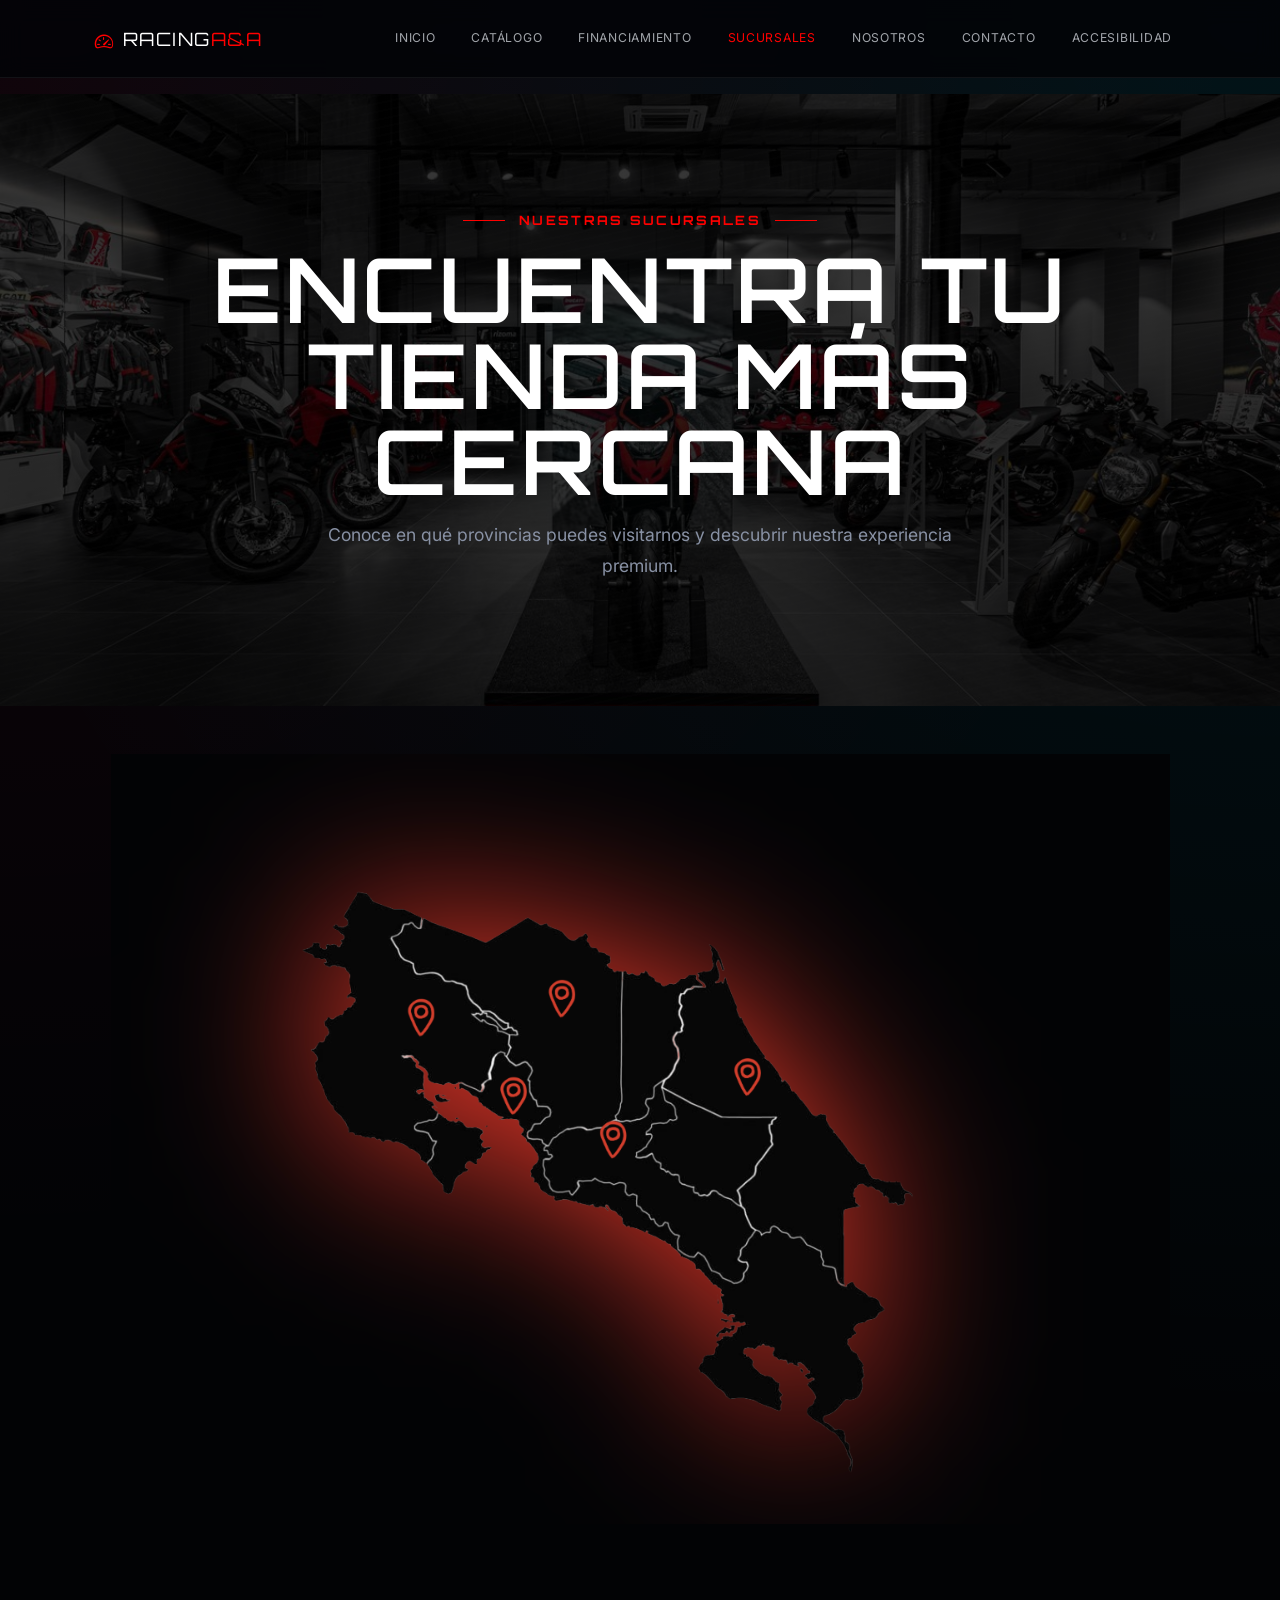
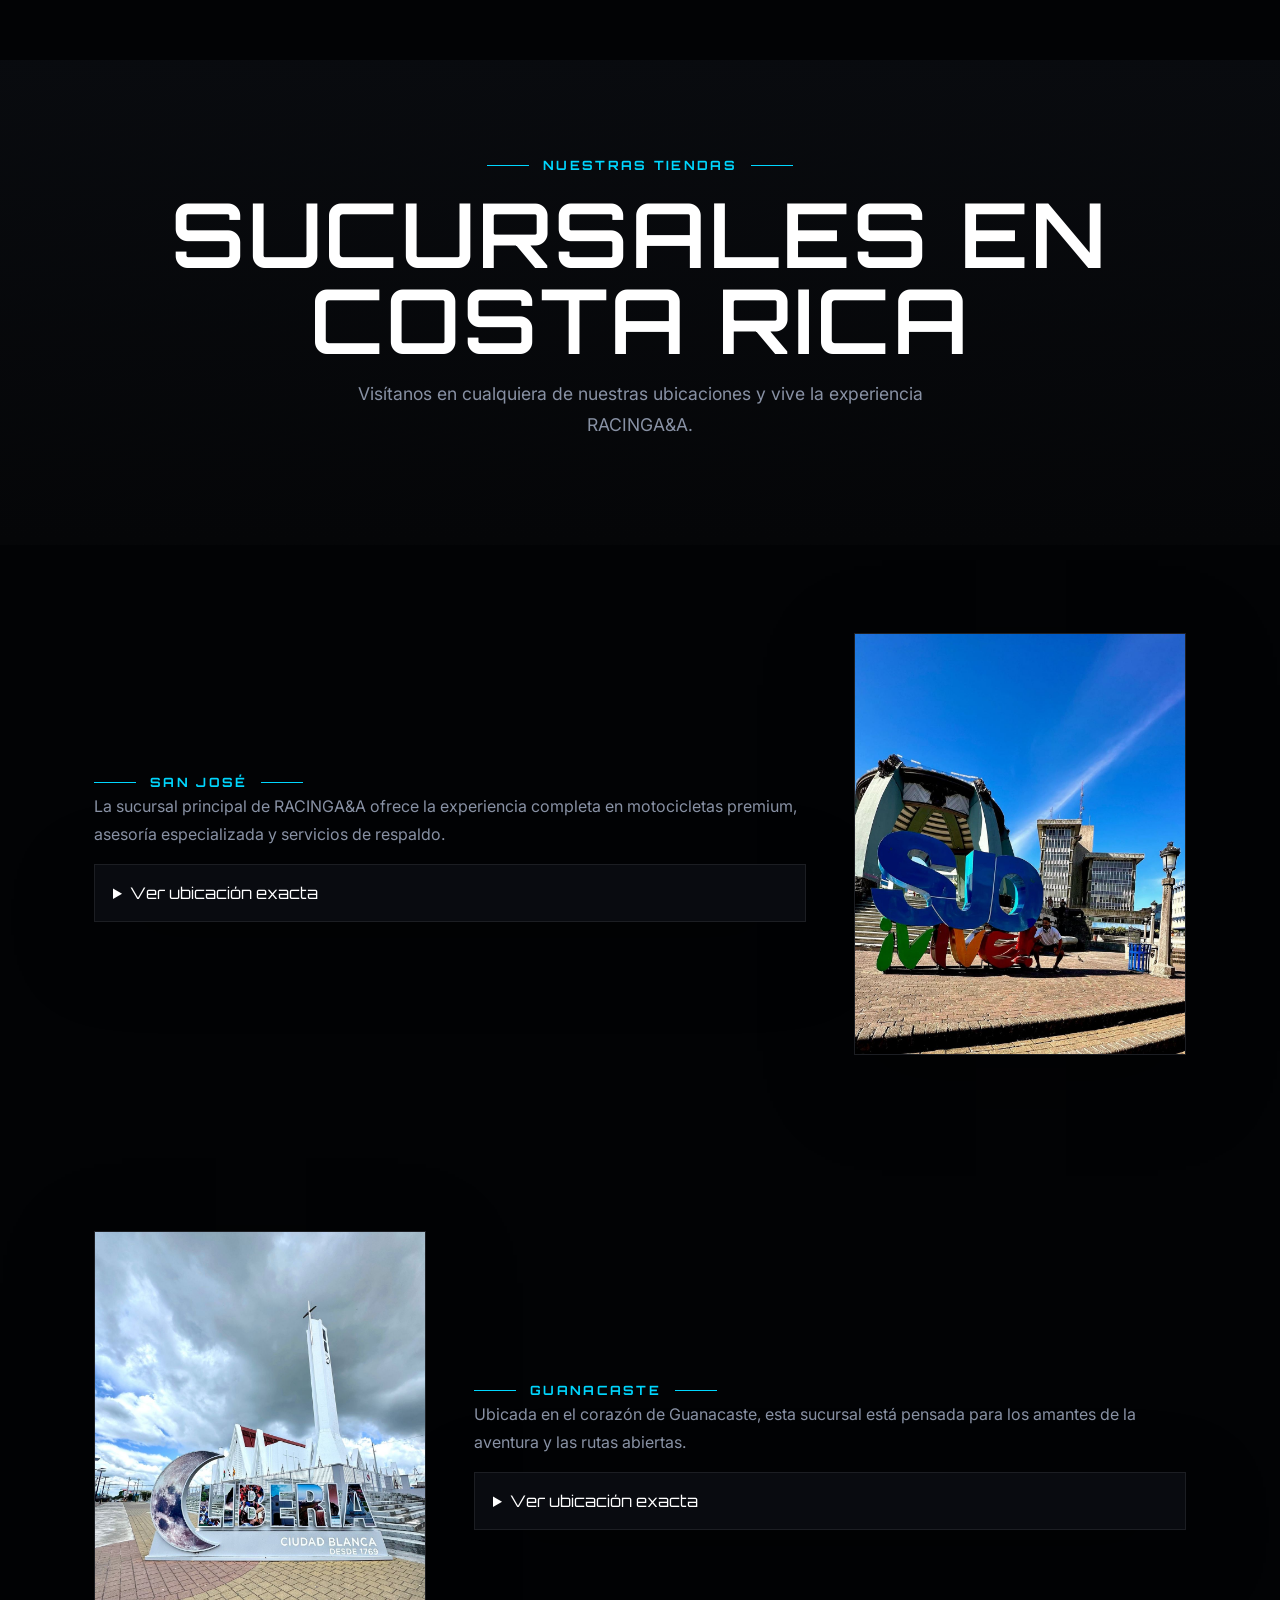
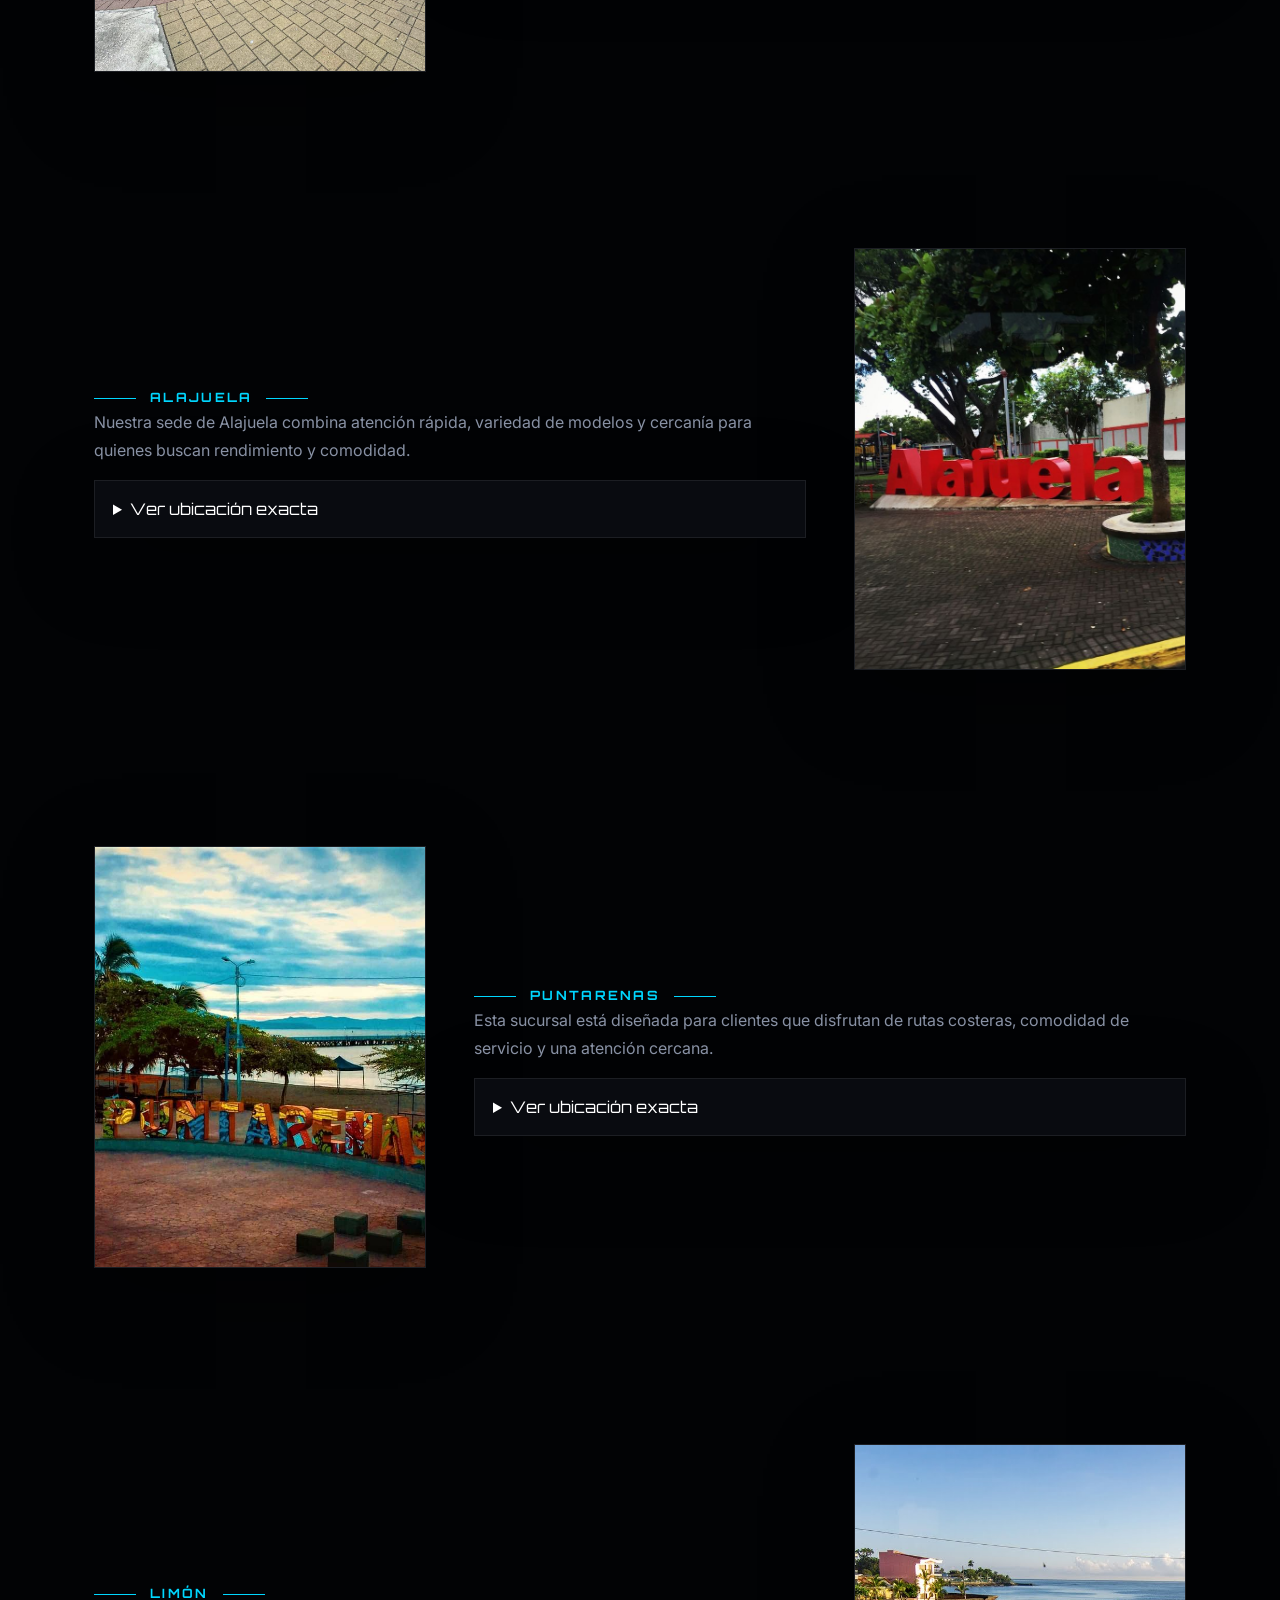
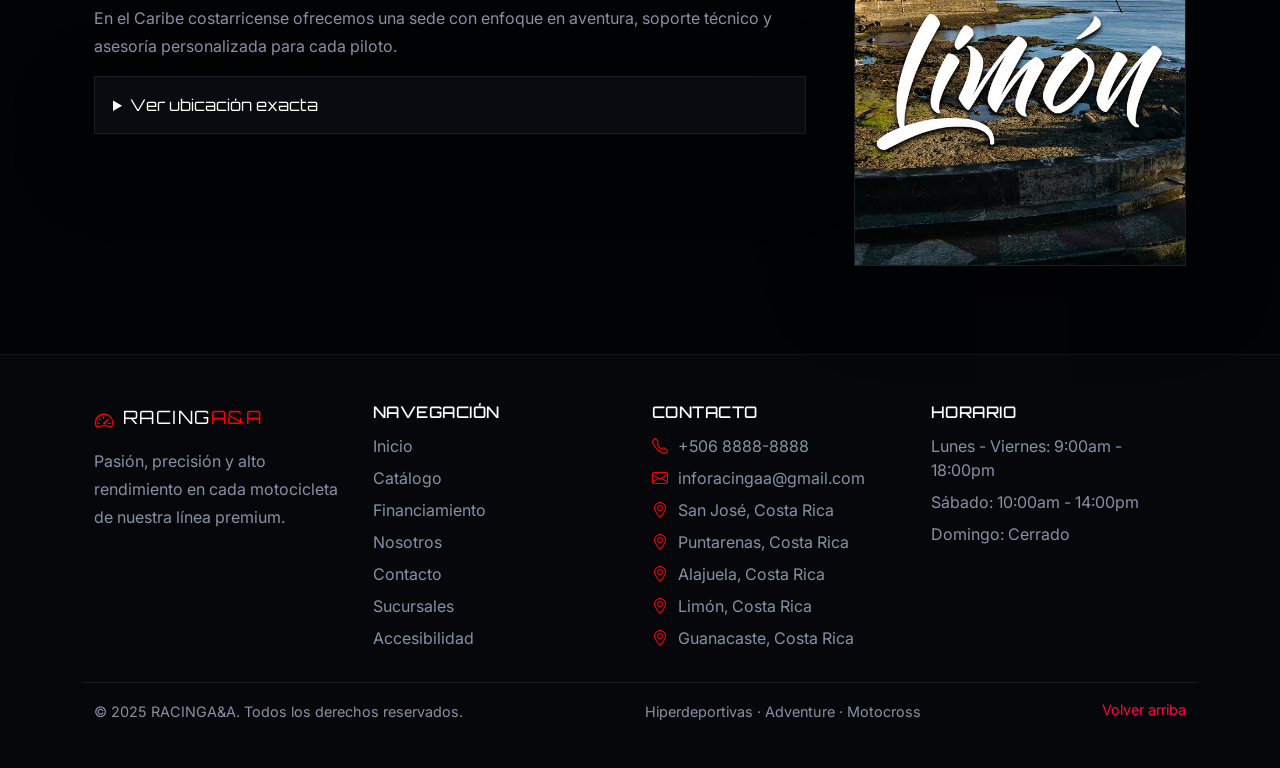
<file: Proyecto-AbdielTGAllisonRM (1)/Proyecto-AbdielTGAllisonRM/sucursales.html>
<!DOCTYPE html>
<html lang="es">
  <head>
    <meta charset="UTF-8" />
    <meta name="viewport" content="width=device-width, initial-scale=1.0" />
    <title>RACINGA&A | Sucursales</title>
    <link rel="icon" href="img/ico.png" type="image/png" />
    <link
      href="https://fonts.googleapis.com/css2?family=Inter:wght@300;400;500;600;700;800&family=Orbitron:wght@400;500;600;700;800&display=swap"
      rel="stylesheet"
    />
    <link
      href="https://cdn.jsdelivr.net/npm/bootstrap@5.3.3/dist/css/bootstrap.min.css"
      rel="stylesheet"
      crossorigin="anonymous"
    />
    <link
      rel="stylesheet"
      href="https://cdn.jsdelivr.net/npm/bootstrap-icons@1.11.3/font/bootstrap-icons.min.css"
    />
    <link rel="stylesheet" href="css/generales.css" />
    <link rel="stylesheet" href="css/menu.css" />
    <link rel="stylesheet" href="css/hero.css" />
    <link rel="stylesheet" href="css/multimedia.css" />
    <link rel="stylesheet" href="css/sucursales.css" />
    <link rel="stylesheet" href="css/pie.css" />
    <link rel="stylesheet" href="css/accesibilidad.css" />
  </head>

  <body>
    <div id="contenidoAccesible">
      <nav class="navbar navbar-expand-lg navbar-dark fixed-top barra-sitio">
        <div class="container-xl px-4">
          <a class="navbar-brand marca-texto" href="index.html">
            <span class="marca-icono"><i class="bi bi-speedometer2"></i></span>
            <span>RACING<span class="texto-acento">A&amp;A</span></span>
          </a>

          <button
            class="navbar-toggler"
            type="button"
            data-bs-toggle="collapse"
            data-bs-target="#menuPrincipal"
            aria-controls="menuPrincipal"
            aria-expanded="false"
            aria-label="Abrir menú de navegación"
          >
            <span class="navbar-toggler-icon"></span>
          </button>

          <div class="collapse navbar-collapse" id="menuPrincipal">
            <ul class="navbar-nav ms-auto align-items-lg-center gap-lg-2">
              <li class="nav-item"><a class="nav-link" href="index.html">Inicio</a></li>
              <li class="nav-item"><a class="nav-link" href="catalogo.html">Catálogo</a></li>
              <li class="nav-item"><a class="nav-link" href="financiamiento.html">Financiamiento</a></li>
              <li class="nav-item"><a class="nav-link active" href="sucursales.html">Sucursales</a></li>
              <li class="nav-item"><a class="nav-link" href="nosotros.html">Nosotros</a></li>
              <li class="nav-item"><a class="nav-link" href="contacto.html">Contacto</a></li>
              <li class="nav-item">
                <a
                  class="nav-link"
                  href="#"
                  data-bs-toggle="offcanvas"
                  data-bs-target="#panelAccesibilidad"
                  aria-controls="panelAccesibilidad"
                >
                  Accesibilidad
                </a>
              </li>
            </ul>
          </div>
        </div>
      </nav>

      <main class="pagina-principal espacio-superior">
        <section
          id="inicio"
          class="seccion-hero hero-centrado"
          style="background-image: url('img/sucursal.jpg')"
        >
          <div class="capa-hero"></div>
          <div class="container-xl px-4 contenido-hero">
            <span class="etiqueta-seccion">NUESTRAS SUCURSALES</span>
            <h1>ENCUENTRA TU TIENDA MÁS CERCANA</h1>
            <p>
              Conoce en qué provincias puedes visitarnos y descubrir nuestra experiencia premium.
            </p>
          </div>
        </section>

        <section class="seccion-contenido pt-0">
          <div class="container-xl px-4 d-none d-md-block">
            <div class="contenedor-mapa">
              <img src="img/mapa.png" usemap="#image-map" class="mapa-center" alt="Mapa de Costa Rica con ubicaciones de sucursales" />
              <map name="image-map">
                <area href="#SucuGuanacaste" coords="282,294,92" shape="circle" alt="Sucursal Guanacaste" />
                <area href="#SucuAlajuela" coords="445,249,72" shape="circle" alt="Sucursal Alajuela" />
                <area href="#SucuPuntarenas" coords="407,360,42" shape="circle" alt="Sucursal Puntarenas" />
                <area href="#SucuSanjose" coords="519,418,75" shape="circle" alt="Sucursal San José" />
                <area href="#SucuLimon" coords="623,308,68" shape="circle" alt="Sucursal Limón" />
              </map>
            </div>
          </div>
        </section>

        <section class="seccion-contenido llamado-financiamiento">
          <div class="container-xl px-4 text-center">
            <span class="etiqueta-seccion etiqueta-seccion-cian">NUESTRAS TIENDAS</span>
            <h2>SUCURSALES EN COSTA RICA</h2>
            <p>
              Visítanos en cualquiera de nuestras ubicaciones y vive la experiencia RACINGA&amp;A.
            </p>
          </div>
        </section>

        <section class="seccion-contenido">
          <div class="container-xl px-4">
            <div class="row g-5 align-items-center">
              <main class="col-md-8">
                <span id="SucuSanjose" class="etiqueta-seccion etiqueta-seccion-cian">San José</span>
                <p>
                  La sucursal principal de RACINGA&amp;A ofrece la experiencia completa
                  en motocicletas premium, asesoría especializada y servicios de respaldo.
                </p>
                <details>
                  <summary style="font-family: Orbitron, sans-serif; color: var(--accent)">Ver ubicación exacta</summary>
                  <p>Avenida Central, Calle 5, San José Centro, Costa Rica</p>
                </details>
              </main>
              <aside class="col-md-4 d-none d-md-block">
                <div class="tarjeta-imagen">
                  <img src="img/sanjose.jpg" class="img-fluid" alt="Sucursal San José" />
                </div>
              </aside>
            </div>
          </div>
        </section>

        <section class="seccion-contenido">
          <div class="container-xl px-4">
            <div class="row g-5 align-items-center">
              <aside class="col-md-4 d-none d-md-block">
                <div class="tarjeta-imagen">
                  <img src="img/liberia.jpg" class="img-fluid" alt="Sucursal Guanacaste" />
                </div>
              </aside>
              <main class="col-md-8">
                <span id="SucuGuanacaste" class="etiqueta-seccion etiqueta-seccion-cian">Guanacaste</span>
                <p>
                  Ubicada en el corazón de Guanacaste, esta sucursal está pensada para
                  los amantes de la aventura y las rutas abiertas.
                </p>
                <details>
                  <summary style="font-family: Orbitron, sans-serif; color: var(--accent)">Ver ubicación exacta</summary>
                  <p>200 m norte del Parque Central de Liberia, Guanacaste, Costa Rica</p>
                </details>
              </main>
            </div>
          </div>
        </section>

        <section class="seccion-contenido">
          <div class="container-xl px-4">
            <div class="row g-5 align-items-center">
              <main class="col-md-8">
                <span id="SucuAlajuela" class="etiqueta-seccion etiqueta-seccion-cian">Alajuela</span>
                <p>
                  Nuestra sede de Alajuela combina atención rápida, variedad de modelos
                  y cercanía para quienes buscan rendimiento y comodidad.
                </p>
                <details>
                  <summary style="font-family: Orbitron, sans-serif; color: var(--accent)">Ver ubicación exacta</summary>
                  <p>Cerca del centro de Alajuela, zona comercial principal, Costa Rica</p>
                </details>
              </main>
              <aside class="col-md-4 d-none d-md-block">
                <div class="tarjeta-imagen">
                  <img src="img/alajuela.jpg" class="img-fluid" alt="Sucursal Alajuela" />
                </div>
              </aside>
            </div>
          </div>
        </section>

        <section class="seccion-contenido">
          <div class="container-xl px-4">
            <div class="row g-5 align-items-center">
              <aside class="col-md-4 d-none d-md-block">
                <div class="tarjeta-imagen">
                  <img src="img/puntarenas.jpg" class="img-fluid" alt="Sucursal Puntarenas" />
                </div>
              </aside>
              <main class="col-md-8">
                <span id="SucuPuntarenas" class="etiqueta-seccion etiqueta-seccion-cian">Puntarenas</span>
                <p>
                  Esta sucursal está diseñada para clientes que disfrutan de rutas
                  costeras, comodidad de servicio y una atención cercana.
                </p>
                <details>
                  <summary style="font-family: Orbitron, sans-serif; color: var(--accent)">Ver ubicación exacta</summary>
                  <p>Zona comercial de Puntarenas, fácil acceso desde la carretera principal</p>
                </details>
              </main>
            </div>
          </div>
        </section>

        <section class="seccion-contenido">
          <div class="container-xl px-4">
            <div class="row g-5 align-items-center">
              <main class="col-md-8">
                <span id="SucuLimon" class="etiqueta-seccion etiqueta-seccion-cian">Limón</span>
                <p>
                  En el Caribe costarricense ofrecemos una sede con enfoque en aventura,
                  soporte técnico y asesoría personalizada para cada piloto.
                </p>
                <details>
                  <summary style="font-family: Orbitron, sans-serif; color: var(--accent)">Ver ubicación exacta</summary>
                  <p>Centro de Limón, sector comercial de fácil acceso, Costa Rica</p>
                </details>
              </main>
              <aside class="col-md-4 d-none d-md-block">
                <div class="tarjeta-imagen">
                  <img src="img/limon.jpg" class="img-fluid" alt="Sucursal Limón" />
                </div>
              </aside>
            </div>  
          </div>
        </section>
      </main>

      <footer class="pie-sitio">
        <div class="container-xl px-4">
          <div class="row g-4 pie-superior">
            <div class="col-lg-3 col-md-6">
              <a class="marca-texto mb-3 d-inline-flex" href="index.html">
                <span class="marca-icono"><i class="bi bi-speedometer2"></i></span>
                <span>RACING<span class="texto-acento">A&amp;A</span></span>
              </a>
              <p>
                Pasión, precisión y alto rendimiento en cada motocicleta de nuestra línea premium.
              </p>
            </div>

            <div class="col-lg-3 col-md-6">
              <h3 class="titulo-pie">Navegación</h3>
              <ul class="enlaces-pie">
                <li><a href="index.html">Inicio</a></li>
                <li><a href="catalogo.html">Catálogo</a></li>
                <li><a href="financiamiento.html">Financiamiento</a></li>
                <li><a href="nosotros.html">Nosotros</a></li>
                <li><a href="contacto.html">Contacto</a></li>
                <li><a href="sucursales.html">Sucursales</a></li>
                <li>
                  <a
                    href="#"
                    data-bs-toggle="offcanvas"
                    data-bs-target="#panelAccesibilidad"
                    aria-controls="panelAccesibilidad"
                  >
                    Accesibilidad
                  </a>
                </li>
              </ul>
            </div>

            <div class="col-lg-3 col-md-6">
              <h3 class="titulo-pie">Contacto</h3>
              <ul class="contacto-pie">
                <li><i class="bi bi-telephone"></i> +506 8888-8888</li>
                <li><i class="bi bi-envelope"></i> inforacingaa@gmail.com</li>
                <li><i class="bi bi-geo-alt"></i> San José, Costa Rica</li>
                <li><i class="bi bi-geo-alt"></i> Puntarenas, Costa Rica</li>
                <li><i class="bi bi-geo-alt"></i> Alajuela, Costa Rica</li>
                <li><i class="bi bi-geo-alt"></i> Limón, Costa Rica</li>
                <li><i class="bi bi-geo-alt"></i> Guanacaste, Costa Rica</li>
              </ul>
            </div>

            <div class="col-lg-3 col-md-6">
              <h3 class="titulo-pie">Horario</h3>
              <ul class="enlaces-pie">
                <li>Lunes - Viernes: 9:00am - 18:00pm</li>
                <li>Sábado: 10:00am - 14:00pm</li>
                <li>Domingo: Cerrado</li>
              </ul>
            </div>
          </div>

          <div
            class="pie-inferior d-flex flex-column flex-md-row justify-content-between gap-2"
          >
            <p>&copy; 2025 RACINGA&amp;A. Todos los derechos reservados.</p>
            <p>Hiperdeportivas · Adventure · Motocross</p>
            <a href="#inicio" style="color: #ff004f">Volver arriba</a>
          </div>
        </div>
      </footer>
    </div>

    <div id="contenedorPanelAccesibilidad"></div>

    <script
      src="https://cdn.jsdelivr.net/npm/bootstrap@5.3.3/dist/js/bootstrap.bundle.min.js"
      crossorigin="anonymous"
    ></script>
    <script src="js/accesibilidad.js"></script>
  </body>
</html>
</file>
<file: Proyecto-AbdielTGAllisonRM (1)/Proyecto-AbdielTGAllisonRM/css/generales.css>
* {
  box-sizing: border-box;
}

html {
  scroll-behavior: smooth;
}

body {
  margin: 0;
  min-height: 100vh;
  overflow-x: hidden;
  font-family: "Inter", Arial, sans-serif;
  color: white;
  background:
    radial-gradient(circle at top right, rgba(0, 215, 255, 0.08), transparent 25%),
    radial-gradient(circle at top left, rgba(255, 0, 79, 0.06), transparent 22%),
    #020305;
}

img {
  display: block;
  max-width: 100%;
}

a {
  text-decoration: none;
}

p {
  margin-top: 0;
  color: #8891a4;
  line-height: 1.75;
}

h1,
h2,
h3,
h4,
.marca-texto,
.boton-primario,
.boton-secundario,
.filtro-catalogo,
.titulo-panel,
.opcion-modelo,
.opcion-plazo,
.opcion-tasa,
.etiqueta-seccion,
.titulo-pie {
  font-family: "Orbitron", "Inter", sans-serif;
  letter-spacing: 0.03em;
}

.pagina-principal,
main {
  position: relative;
}

.espacio-superior {
  padding-top: 94px;
}

.seccion-contenido {
  padding: 88px 0;
}

.encabezado-seccion {
  margin-bottom: 32px;
}

.encabezado-seccion-dividido {
  display: flex;
  justify-content: space-between;
  align-items: end;
  gap: 24px;
}

.enlace-fantasma {
  color: #8891a4;
  text-transform: uppercase;
  letter-spacing: 0.1em;
  font-family: "Orbitron", sans-serif;
}

.enlace-fantasma:hover {
  color: white;
}

.franja-paneles,
.llamado-financiamiento,
.franja-estadisticas {
  background:
    linear-gradient(180deg, rgba(9, 11, 15, 0.98), rgba(5, 6, 8, 0.98)),
    repeating-linear-gradient(-13deg, rgba(255, 255, 255, 0.02) 0, rgba(255, 255, 255, 0.02) 2px, transparent 2px, transparent 8px);
}

.franja-paneles {
  padding: 40px 0 44px;
  border-top: 1px solid rgba(255, 255, 255, 0.05);
  border-bottom: 1px solid rgba(255, 255, 255, 0.05);
}

.llamado-financiamiento p {
  margin-left: auto;
  margin-right: auto;
  text-align: center;
}

.boton-primario,
.boton-secundario,
.filtro-catalogo,
.opcion-modelo,
.opcion-plazo,
.opcion-tasa {
  transition: 0.25s ease;
}

.boton-primario {
  display: inline-flex;
  align-items: center;
  justify-content: center;
  gap: 8px;
  padding: 16px 32px;
  border: 1px solid transparent;
  background: red;
  color: white;
  text-transform: uppercase;
  letter-spacing: 0.09em;
  font-size: 0.95rem;
  font-weight: 700;
  box-shadow: 0 18px 35px rgba(255, 0, 79, 0.2);
}

.boton-primario:hover {
  color: white;
  transform: translateY(-2px);
  box-shadow: 0 22px 36px rgba(255, 0, 79, 0.28);
}

.boton-secundario,
.filtro-catalogo,
.opcion-plazo,
.opcion-tasa {
  padding: 15px 22px;
  border: 1px solid rgba(255, 255, 255, 0.12);
  background: transparent;
  color: white;
  text-transform: uppercase;
  letter-spacing: 0.07em;
  font-size: 0.9rem;
}

.boton-secundario:hover,
.filtro-catalogo:hover,
.filtro-catalogo.active,
.opcion-plazo:hover,
.opcion-plazo.active,
.opcion-tasa:hover,
.opcion-tasa.active,
.opcion-modelo.active {
  border-color: red;
  background: rgba(255, 0, 79, 0.16);
  color: white;
  box-shadow: inset 0 0 0 1px rgba(255,255,255,.02);
}

.boton-compacto {
  padding: 14px 20px;
  font-size: 0.88rem;
}

.boton-grande {
  padding-left: 36px;
  padding-right: 36px;
}

.panel-informacion,
.tarjeta-moto,
.panel-financiamiento,
.tarjeta-resumen,
.tarjeta-formulario,
.caja-contacto,
.caja-mapa,
.tarjeta-linea-tiempo,
.tarjeta-imagen,
.mission-image-card,
.caja-informacion {
  border: 1px solid rgba(255, 255, 255, 0.08);
  background: rgba(10, 12, 17, 0.94);
  box-shadow: 0 24px 80px rgba(0, 0, 0, 0.42);
}

.panel-informacion {
  height: 100%;
  padding: 32px;
}

.icono-informacion {
  margin-bottom: 16px;
  font-size: 1.7rem;
  color: red;
}

.panel-informacion h3,
.tarjeta-moto h3,
.caja-contacto h3,
.titulo-panel,
.tarjeta-linea-tiempo h4,
.titulo-pie {
  margin: 0 0 12px;
  color: white;
  font-size: 1.1rem;
  text-transform: uppercase;
}

.tarjeta-imagen img,
.mission-image-card img {
  width: 100%;
  min-height: 420px;
  object-fit: cover;
}

.tarjeta-moto {
  position: relative;
  height: 100%;
  padding: 16px;
  overflow: hidden;
}

.etiqueta-tarjeta {
  position: absolute;
  top: 16px;
  left: 16px;
  padding: 7px 10px;
  background: rgba(0, 215, 255, 0.14);
  color: #00d7ff;
  font-size: 0.74rem;
  font-weight: 700;
  letter-spacing: 0.08em;
}

.metricas-moto {
  display: flex;
  flex-wrap: wrap;
  gap: 16px;
  margin-bottom: 18px;
}

.metricas-moto span {
  display: inline-flex;
  align-items: center;
  gap: 6px;
  color: #00d7ff;
  font-size: 0.93rem;
}

.precio-moto {
  color: red;
  font-family: "Orbitron", sans-serif;
  font-size: 0.92rem;
  letter-spacing: 0.05em;
  margin-bottom: 15px;
}

@media (max-width: 991px) {
  .encabezado-seccion-dividido {
    flex-direction: column;
    align-items: start;
  }
}

@media (max-width: 767px) {
  .espacio-superior {
    padding-top: 90px;
  }

  .seccion-contenido {
    padding: 64px 0;
  }

  .marca-texto {
    font-size: 1rem;
  }

.contenedorPadre{
    border: 2px solid crimson;
}

.flexPadre{
    display: flex;
    justify-content: center;
    align-items: flex-end;
}

.alturaPadre{
    height: auto;
    padding: 40px 0;
}
.opc{
    background-color: rgb(18, 20, 25);
    text-align: center;
    padding: 20px;
    border-radius: 10px;
    margin: 10px;
    transition: 0.3s;
}
.opc:hover{
    background-color: red;
    color: white;
    transform: translateY(-10px);
}
}
</file>
<file: Proyecto-AbdielTGAllisonRM (1)/Proyecto-AbdielTGAllisonRM/css/menu.css>
.barra-sitio {
  min-height: 78px;
  background: rgba(3, 4, 7, 0.88);
  backdrop-filter: blur(12px);
  border-bottom: 1px solid rgba(255, 255, 255, 0.06);
}

.marca-texto {
  display: inline-flex;
  align-items: center;
  gap: 8px;
  font-size: 1.15rem;
  letter-spacing: 0.08em;
  color: white !important;
}

.marca-icono{
  display: grid;
  place-items: center;
  width: 1.3rem;
  height: 1.3rem;
  color: red;
}

.texto-acento {
  color: red;
}

.navbar-nav .nav-link {
  padding: 10px 14px !important;
  font-size: 0.76rem !important;
  letter-spacing: 0.06em;
  text-transform: uppercase;
  color: rgba(238, 242, 247, 0.68) !important;
}

.navbar-nav .nav-link:hover,
.navbar-nav .nav-link.active {
  color: red !important;
}

@media (max-width: 991px) {
  .barra-sitio .navbar-collapse {
    margin-top: 1rem;
    padding: 1.5rem;
    border: 1px solid rgba(255, 255, 255, 0.06);
    background: rgba(3, 4, 7, 0.98);
  }

  .navbar-nav {
    flex-direction: column;
    align-items: flex-start !important;
    gap: 8px;
  }

  .navbar-nav .nav-link {
    width: 100%;
    padding: 14px 16px !important;
    border-bottom: 1px solid rgba(255, 255, 255, 0.05);
  }

  .navbar-nav .nav-link:hover {
    background: rgba(255,255,255,.03);
  }

  .navbar-toggler {
    border: 1px solid rgba(255, 255, 255, 0.2);
  }

  .navbar-toggler:focus {
    box-shadow: none;
  }
}

@media (max-width: 767px) {
  .barra-sitio {
    padding: 8px 0;
  }

  .barra-sitio .navbar-collapse {
    padding: 1rem;
  }
}
</file>
<file: Proyecto-AbdielTGAllisonRM (1)/Proyecto-AbdielTGAllisonRM/css/hero.css>
.seccion-hero,
.hero-historia {
  position: relative;
  display: grid;
  place-items: center;
  min-height: 68vh;
  overflow: hidden;
  background-size: cover;
  background-repeat: no-repeat;
  background-position: center;
}

.hero-historia {
  background:
    linear-gradient(180deg, rgba(5, 6, 8, 0.95), rgba(5, 6, 8, 0.95)),
    repeating-linear-gradient(-12deg, rgba(255, 255, 255, 0.03) 0, rgba(255, 255, 255, 0.03) 2px, transparent 2px, transparent 8px);
}

.capa-hero {
  position: absolute;
  inset: 0;
  background:
    linear-gradient(180deg, rgba(0, 0, 0, 0.78), rgba(0, 0, 0, 0.82)),
    radial-gradient(circle at center, rgba(0, 215, 255, 0.08), transparent 25%),
    repeating-linear-gradient(-12deg, rgba(255, 255, 255, 0.03) 0, rgba(255, 255, 255, 0.03) 2px, transparent 2px, transparent 8px);
}

.contenido-hero {
  position: relative;
  z-index: 1;
  width: 100%;
}

.hero-centrado .contenido-hero,
.hero-centrado .encabezado-seccion {
  text-align: center;
  margin-left: auto;
  margin-right: auto;
}

.hero-centrado p,
.hero-centrado .etiqueta-seccion,
.hero-centrado h1 {
  margin-left: auto;
  margin-right: auto;
}

.hero-centrado .etiqueta-seccion {
  justify-content: center;
}

.etiqueta-seccion {
  display: inline-flex;
  align-items: center;
  gap: 14px;
  color: red;
  text-transform: uppercase;
  font-size: 0.8rem;
  letter-spacing: 0.18em;
  font-weight: 700;
}

.etiqueta-seccion::before,
.etiqueta-seccion::after {
  content: "";
  width: 42px;
  height: 1px;
  background: currentColor;
}

.etiqueta-seccion-cian {
  color: #00d7ff;
}

.carousel-caption {
  top: 50%;
  bottom: auto;
  transform: translateY(-50%);
  text-align: center;
}

.carousel-caption h5,
.contenido-hero h1,
.encabezado-seccion h2,
.llamado-financiamiento h2 {
  margin: 16px 0;
  font-size: clamp(2.7rem, 7vw, 5.8rem);
  line-height: 0.96;
  font-weight: 600;
  color: white;
}

.carousel-caption p,
.contenido-hero p,
.encabezado-seccion p,
.llamado-financiamiento p {
  max-width: 640px;
  font-size: clamp(1rem, 2vw, 1.1rem);
}

.carousel-item img {
  height: 100vh;
  object-fit: cover;
  filter: brightness(0.45);
}

.carousel-indicators [data-bs-target] {
  width: 30px;
  height: 3px;
  border: none;
  background: rgba(255, 255, 255, 0.3);
}

.carousel-indicators .active {
  background: red;
}

@media (max-width: 991px) {
  .carousel-caption h5,
  .contenido-hero h1,
  .encabezado-seccion h2,
  .llamado-financiamiento h2 {
    font-size: 3.5rem;
  }

@media (max-width: 767px) {
  .carousel-caption h5,
  .contenido-hero h1,
  .encabezado-seccion h2,
  .llamado-financiamiento h2 {
    font-size: 2.5rem;
  }

  .carousel-caption p,
  .contenido-hero p,
  .encabezado-seccion p,
  .llamado-financiamiento p {
    font-size: 1rem;
  }
}
}
</file>
<file: Proyecto-AbdielTGAllisonRM (1)/Proyecto-AbdielTGAllisonRM/css/multimedia.css>
.imagen-moto {
  width: 100%;
  height: 300px;
  margin-bottom: 18px;
  object-fit: cover;
  object-position: center;
  display: block;
  background: linear-gradient(180deg, rgba(255, 255, 255, 0.03), rgba(255, 255, 255, 0));
}

.imagen-contener {
  object-fit: contain;
  object-position: center;
  padding: 10px;
  background: radial-gradient(circle at center, rgba(255, 255, 255, 0.02), transparent 70%);
}

.tarjeta-imagen img,
.mission-image-card img {
  width: 100%;
  min-height: 420px;
  object-fit: cover;
}

.media-resumen img {
  width: 100%;
  height: 240px;
  object-fit: contain;
}

.contenedor-mapa {
  display: flex;
  justify-content: center;
  align-items: center;
  width: 100%;
  margin: 48px 0;
}

.mapa-centro {
  width: min(100%, 980px);
  height: auto;
  border-radius: 12px;
  box-shadow: 0 24px 80px rgba(0, 0, 0, 0.32);
}

#videoModalMoto,
#bikeModalVideo {
  width: 100%;
  max-height: 70vh;
  border-radius: 10px;
  object-fit: cover;
  background: black; 
}

.video-recuadro {
  background: rgba(255,255,255,.02);
  border: 1px solid rgba(255,255,255,.06);
  padding: 16px;
  border-radius: 12px;
}

@media (max-width: 767px) {
  .imagen-moto {
    height: 220px;
  }

  .media-resumen img {
    height: 200px;
  }
}
</file>
<file: Proyecto-AbdielTGAllisonRM (1)/Proyecto-AbdielTGAllisonRM/css/inicio.css>
#tabla-premium {
  width: 100%;
  margin: 40px auto 0;
  border-collapse: collapse;
  overflow: hidden;
  border-radius: 12px;
  font-family: "Inter", sans-serif;
}

#tabla-caption {
  margin-bottom: 15px;
  caption-side: top;
  color: #00d7ff;
  font-family: "Orbitron", sans-serif;
  font-size: 1.6rem;
  font-weight: 700;
}

#col-1,
#col-3 {
  background-color: black;
}

#col-2,
#col-4 {
  background-color: black;
}

#tabla-head {
  background: red;
  color: white;
  font-family: "Orbitron", sans-serif;
}

#tabla-head th,
#tabla-body td,
#tabla-foot td {
  padding: 12px 14px;
}

#tabla-head th {
  text-transform: uppercase;
  letter-spacing: 1px;
}

#tabla-body td {
  color: #667086;
  transition: 0.3s ease;
}

#tabla-body tr:hover {
  background: red;
  transform: scale(1.01);
}

#tabla-body tr:hover td {
  color: white;
}

#tabla-foot {
  font-size: 0.85rem;
  color: #9ca3af;
  text-align: center;
}

.contenedorPadre{
    border: 2px solid crimson;
}


.flexPadre{
    display: flex;
    justify-content: center;
    align-items: flex-end;
}


.alturaPadre{
    height: auto;
    padding: 40px 0;
}


.opc{
    background-color: rgb(18, 20, 25);
    text-align: center;
    padding: 20px;
    border-radius: 10px;
    margin: 10px;
    transition: 0.3s;
}


.opc:hover{
    background-color: red;
    color: white;
    transform: translateY(-10px);
}
</file>
<file: Proyecto-AbdielTGAllisonRM (1)/Proyecto-AbdielTGAllisonRM/css/pie.css>
.pie-sitio {
  padding: 48px 0 28px;
  border-top: 1px solid rgba(255, 255, 255, 0.06);
  background: rgba(7, 8, 11, 0.94);
}

.pie-superior {
  padding-bottom: 32px;
  border-bottom: 1px solid rgba(255, 255, 255, 0.08);
}

.titulo-pie {
  font-size: 1rem;
}

.enlaces-pie,
.contacto-pie {
  margin: 0;
  padding: 0;
  list-style: none;
  display: grid;
  gap: 8px;
}

.pie-sitio p,
.enlaces-pie a,
.enlaces-pie li,
.contacto-pie li {
  color: #8891a4;
}

.enlaces-pie a:hover {
  color: white;
}

.contacto-pie li {
  display: flex;
  align-items: center;
  gap: 10px;
}

.contacto-pie i {
  color: red;
}

.pie-inferior {
  padding-top: 16px;
  font-size: 0.9rem;
}
</file>
<file: Proyecto-AbdielTGAllisonRM (1)/Proyecto-AbdielTGAllisonRM/css/accesibilidad.css>
.panel-accesibilidad {
  background:
    linear-gradient(180deg, rgba(7, 9, 14, 0.98), rgba(12, 15, 22, 0.98)),
    radial-gradient(circle at top right, rgba(0, 215, 255, 0.08), transparent 25%),
    radial-gradient(circle at top left, rgba(255, 0, 79, 0.08), transparent 22%);
  color: white;
  border-left: 1px solid rgba(255, 255, 255, 0.08);
  box-shadow: -24px 0 70px rgba(0, 0, 0, 0.45);
}

.panel-accesibilidad .offcanvas-header {
  border-bottom: 1px solid rgba(255, 255, 255, 0.08);
}

.panel-accesibilidad .offcanvas-title {
  font-family: "Orbitron", "Inter", sans-serif;
  text-transform: uppercase;
  letter-spacing: 0.08em;
  color: white;
  font-size: 1rem;
}

.panel-accesibilidad .btn-close {
  filter: invert(1) grayscale(1);
}

.descripcion-accesibilidad {
  color: #8891a4;
  line-height: 1.6;
  margin-bottom: 18px;
}

.btn-accesibilidad {
  width: 100%;
  display: inline-flex;
  align-items: center;
  justify-content: center;
  gap: 10px;
  padding: 14px 18px;
  border: 1px solid rgba(255, 255, 255, 0.12);
  background: rgba(255, 255, 255, 0.04);
  color: white;
  font-family: "Orbitron", "Inter", sans-serif;
  font-size: 0.88rem;
  text-transform: uppercase;
  letter-spacing: 0.07em;
  transition: 0.25s ease;
}

.btn-accesibilidad i {
  color: #00d7ff;
}

.btn-accesibilidad:hover {
  border-color: #ff004f;
  background: rgba(255, 0, 79, 0.16);
  color: white;
}

.btn-accesibilidad-reset {
  border-color: rgba(255, 0, 79, 0.35);
  background: rgba(255, 0, 79, 0.08);
}

.btn-accesibilidad-reset i {
  color: red;
}


#contenidoAccesible {
  transition: 0.2s ease;
}

#contenidoAccesible.fuente-legible,
#contenidoAccesible.fuente-legible p,
#contenidoAccesible.fuente-legible a,
#contenidoAccesible.fuente-legible li,
#contenidoAccesible.fuente-legible span,
#contenidoAccesible.fuente-legible label,
#contenidoAccesible.fuente-legible td,
#contenidoAccesible.fuente-legible th,
#contenidoAccesible.fuente-legible h1,
#contenidoAccesible.fuente-legible h2,
#contenidoAccesible.fuente-legible h3,
#contenidoAccesible.fuente-legible h4,
#contenidoAccesible.fuente-legible h5,
#contenidoAccesible.fuente-legible h6,
#contenidoAccesible.fuente-legible button,
#contenidoAccesible.fuente-legible input,
#contenidoAccesible.fuente-legible textarea,
#contenidoAccesible.fuente-legible select,
#contenidoAccesible.fuente-legible small,
#contenidoAccesible.fuente-legible strong,
#contenidoAccesible.fuente-legible legend,
#contenidoAccesible.fuente-legible caption {
  font-family: Arial, Helvetica, sans-serif !important;
}

#contenidoAccesible.fuente-legible p,
#contenidoAccesible.fuente-legible li,
#contenidoAccesible.fuente-legible td,
#contenidoAccesible.fuente-legible th,
#contenidoAccesible.fuente-legible label,
#contenidoAccesible.fuente-legible small,
#contenidoAccesible.fuente-legible input,
#contenidoAccesible.fuente-legible textarea,
#contenidoAccesible.fuente-legible select,
#contenidoAccesible.fuente-legible caption {
  line-height: 1.6 !important;
  letter-spacing: 0 !important;
}

#contenidoAccesible.fuente-legible h1,
#contenidoAccesible.fuente-legible h2,
#contenidoAccesible.fuente-legible h3,
#contenidoAccesible.fuente-legible h4,
#contenidoAccesible.fuente-legible h5,
#contenidoAccesible.fuente-legible h6 {
  line-height: 1.1 !important;
  letter-spacing: 0 !important;
}

#contenidoAccesible.fuente-legible .nav-link,
#contenidoAccesible.fuente-legible .boton-primario,
#contenidoAccesible.fuente-legible .boton-secundario,
#contenidoAccesible.fuente-legible .filtro-catalogo,
#contenidoAccesible.fuente-legible .etiqueta-seccion,
#contenidoAccesible.fuente-legible .titulo-pie,
#contenidoAccesible.fuente-legible .titulo-panel,
#contenidoAccesible.fuente-legible .enlace-fantasma {
  line-height: 1.2 !important;
}

#contenidoAccesible.fuente-legible .encabezado-seccion-dividido {
  align-items: flex-start !important;
  gap: 18px !important;
}

#contenidoAccesible.fuente-legible .navbar-brand,
#contenidoAccesible.fuente-legible .marca-texto,
#contenidoAccesible.fuente-legible .texto-acento,
#contenidoAccesible.fuente-legible .marca-icono,
#contenidoAccesible.fuente-legible .navbar-brand * {
  font-family: "Orbitron", "Inter", sans-serif !important;
  letter-spacing: 0.03em !important;
  line-height: normal !important;
}

#contenidoAccesible.contraste-accesible {
  background-color: #000000 !important;
  color: yellow !important;
}

#contenidoAccesible.contraste-accesible * {
  color: inherit !important;
  background-color: transparent !important;
  border-color: yellow !important;
}

#contenidoAccesible.contraste-accesible p,
#contenidoAccesible.contraste-accesible li,
#contenidoAccesible.contraste-accesible td,
#contenidoAccesible.contraste-accesible th,
#contenidoAccesible.contraste-accesible label,
#contenidoAccesible.contraste-accesible span,
#contenidoAccesible.contraste-accesible small {
  color: yellow !important;
}

#contenidoAccesible.contraste-accesible h1,
#contenidoAccesible.contraste-accesible h2,
#contenidoAccesible.contraste-accesible h3,
#contenidoAccesible.contraste-accesible h4,
#contenidoAccesible.contraste-accesible h5,
#contenidoAccesible.contraste-accesible h6,
#contenidoAccesible.contraste-accesible strong {
  color: yellow!important;
}

#contenidoAccesible.contraste-accesible a {
  color: #00ffff !important;
  text-decoration: underline;
}

#contenidoAccesible.contraste-accesible #tabla-premium {
  border: 2px solid yellow !important;
}

#contenidoAccesible.contraste-accesible #tabla-head {
  background-color: yellow!important;
}

#contenidoAccesible.contraste-accesible #tabla-head * {
  color: black !important;
}

#contenidoAccesible.contraste-accesible #tabla-body td {
  color: yellow !important;
}

#contenidoAccesible.contraste-accesible #tabla-body tr:hover {
  background-color: yellow!important;
}

#contenidoAccesible.contraste-accesible #tabla-body tr:hover * {
  color: black!important;
}

#contenidoAccesible.contraste-accesible #col-1,
#contenidoAccesible.contraste-accesible #col-2,
#contenidoAccesible.contraste-accesible #col-3,
#contenidoAccesible.contraste-accesible #col-4 {
  background-color: black !important;
}

#contenidoAccesible.contraste-accesible .opc {
  background-color: #000000 !important;
  color: yellow !important;
  border: 2px solid yellow !important;
}

#contenidoAccesible.contraste-accesible .opc:hover {
  background-color: yellow !important;
}

#contenidoAccesible.contraste-accesible .opc:hover * {
  color: black !important;
}

#contenidoAccesible.contraste-accesible .boton-primario,
#contenidoAccesible.contraste-accesible .boton-grande {
  background-color: yellow !important;
  color: black !important;
  border-color: yellow!important;
}

#contenidoAccesible.contraste-accesible .boton-secundario {
  background-color: transparent !important;
  color: yellow !important;
  border: 2px solid yellow!important;
}

#contenidoAccesible.contraste-accesible .navbar,
#contenidoAccesible.contraste-accesible .barra-sitio,
#contenidoAccesible.contraste-accesible .pie-sitio {
  background-color: black !important;
}

#contenidoAccesible.contraste-accesible .navbar a.active,
#contenidoAccesible.contraste-accesible .navbar a[aria-current="page"] {
  color: yellow !important;
  font-weight: bold;
  text-decoration: underline;
}
</file>
<file: Proyecto-AbdielTGAllisonRM (1)/Proyecto-AbdielTGAllisonRM/css/catalogo.css>
.fila-filtros {
  display: flex;
  justify-content: center;
  flex-wrap: wrap;
  gap: 10px;
  margin-bottom: 40px;
}

.item-catalogo article {
  display: flex;
  flex-direction: column;
  height: 100%;
}

.item-catalogo h3 {
  min-height: 96px;
  margin-bottom: 12px;
}

.acciones-tarjeta {
  display: flex; 
  flex-wrap: wrap;
  gap: 10px;
  margin-top: auto;
}

.acciones-tarjeta > * {
  flex: 1 1 180px;
}

.item-catalogo.oculto {
  display: none;
}

.modal-personalizado {
  border: 1px solid rgba(255, 255, 255, 0.08);
  border-radius: 0;
  background: linear-gradient(180deg, #07090e, #10131a);
}

.descripcion-modal {
  margin: 16px 0 22px;
}

.linea-detalle {
  margin-bottom: 9px;
  color: #8891a4;
}

.linea-detalle strong {
  color: white;
}

.imagen-moto {
  width: 100%;
  height: 300px;
  margin-bottom: 18px;
  object-fit: cover;
  object-position: center;
  display: block;
  background: linear-gradient(
    180deg,
    rgba(255, 255, 255, 0.03),
    rgba(255, 255, 255, 0)
  );
}

.imagen-contener {
  object-fit: contain;
  object-position: center;
  padding: 10px;
  background: radial-gradient(
    circle at center,
    rgba(255, 255, 255, 0.02),
    transparent 70%
  );
}

.tarjeta-imagen img,
.mission-image-card img {
  width: 100%;
  min-height: 420px;
  object-fit: cover;
}

.media-resumen img {
  width: 100%;
  height: 240px;
  object-fit: contain;
}

.contenedor-mapa {
  display: flex;
  justify-content: center;
  align-items: center;
  width: 100%;
  margin: 48px 0;
}

.mapa-centro {
  width: min(100%, 980px);
  height: auto;
  border-radius: 12px;
  box-shadow: 0 24px 80px rgba(0, 0, 0, 0.32);
}

#videoModalMoto,
#bikeModalVideo {
  width: 100%;
  max-height: 70vh;
  border-radius: 10px;
  object-fit: cover;
  background: #000000;
}

.video-recuadro {
  background: rgba(255, 255, 255, 0.02);
  border: 1px solid rgba(255, 255, 255, 0.06);
  padding: 16px;
  border-radius: 12px;
}

@media (max-width: 767px) {
  .fila-filtros {
    justify-content: flex-start;
  }

  .item-catalogo h3 {
    min-height: auto;
  }

  .imagen-moto {
    height: 220px;
  }

  .media-resumen img {
    height: 200px;
  }
}
</file>
<file: Proyecto-AbdielTGAllisonRM (1)/Proyecto-AbdielTGAllisonRM/css/contacto.css>
.pila-contacto {
  display: grid;
  gap: 16px;
}

.caja-contacto {
  display: flex;
  gap: 16px;
  padding: 20px;
}

.icono-contacto {
  width: 44px;
  height: 44px;
  display: grid;
  place-items: center;
  border: 1px solid rgba(255, 255, 255, 0.1);
  color: red;
}

.caja-contacto p {
  margin-bottom: 3px;
  color: white;
}

.caja-contacto small {
  color: #667086;
}


.lateral-informacion {
  display: flex;
  justify-content: center;
  padding: 0;
}

.caja-informacion {
  width: 100%;
  max-width: 500px;
  padding: 24px;
  overflow: hidden;
  position: relative;
}

.texto-desplazable {
  height: 200px;
  overflow: hidden;
  position: relative;
}

.contenido-desplazable {
  display: flex;
  flex-direction: column;
  gap: 16px;
  animation: subirTexto 18s linear infinite;
}

.contenido-desplazable p {
  margin: 0;
  padding-left: 10px;
  border-left: 2px solid red;
  font-size: 0.95rem;
  color: #8891a4;
}

.texto-desplazable:hover .contenido-desplazable {
  animation-play-state: paused;
}

@keyframes subirTexto {
  0% {
    transform: translateY(100%);
  }
  100% {
    transform: translateY(-100%);
  }
}


.caja-mapa {
  min-height: 174px;
  padding: 32px;
  display: grid;
  place-items: center;
  text-align: center;
  background:
    linear-gradient(180deg, rgba(10, 12, 17, 0.95), rgba(10, 12, 17, 0.95)),
    linear-gradient(90deg, rgba(0, 215, 255, 0.12) 1px, transparent 1px),
    linear-gradient(180deg, rgba(0, 215, 255, 0.12) 1px, transparent 1px);
  background-size: auto, 26px 26px, 26px 26px;
}

.pin-mapa {
  font-size: 2rem;
  color: red;
}

.tarjeta-formulario {
  padding: 24px;
  margin-bottom: 20px;
}

.tarjeta-formulario .form-label {
  color: #8891a4;
  text-transform: uppercase;
  font-size: 0.72rem;
  letter-spacing: 0.14em;
}

.entrada-personalizada {
  padding: 15px 16px;
  border: 1px solid rgba(255, 255, 255, 0.12);
  border-radius: 0;
  background: black;
  color: white;
}

.entrada-personalizada:focus {
  border-color: red;
  background: black;
  color: white;
  box-shadow: 0 0 0 0.2rem rgba(255, 0, 79, 0.12);
}

fieldset {
  margin-bottom: 20px;
  padding: 20px;
  border: 1px solid #374151;
  border-radius: 10px;
}

fieldset legend {
  padding: 0 10px;
  color: red;
  font-weight: 600;
}

#formularioContacto .col-12 button[type="reset"] {
  padding: 16px 32px;
  border: none;
  border-radius: 0;
  background: #374151;
  color: white;
  text-transform: uppercase;
  letter-spacing: 0.09em;
  font-weight: 700;
  box-shadow: 0 18px 35px rgba(0, 0, 0, 0.25);
  transition: 0.25s ease;
}

#formularioContacto .col-12 button[type="reset"]:hover {
  transform: translateY(-2px);
  background: #4b5563;
  box-shadow: 0 22px 36px rgba(0, 0, 0, 0.35);
}

/* ESTADO DE ERROR EN CAMPOS */
.tarjeta-formulario .entrada-personalizada.error,
.tarjeta-formulario .form-select.error {
  border: 2px solid red;
  box-shadow:
    0 0 8px red,
    0 0 18px rgba(255, 0, 79, 0.5),
    0 0 28px rgba(255, 0, 79, 0.3);
}

.tarjeta-formulario .entrada-personalizada.error:focus,
.tarjeta-formulario .form-select.error:focus {
  border: 2px solid red;
  box-shadow:
    0 0 8px red,
    0 0 18px rgba(255, 0, 79, 0.5),
    0 0 28px rgba(255, 0, 79, 0.3);
  outline: 0;
}


.acciones-formulario {
  display: flex;
  gap: 12px;
  flex-wrap: wrap;
}

.acciones-formulario button {
  width: 190px;
  display: inline-flex;
  align-items: center;
  justify-content: center;
}


.caja-redes {
  text-align: center;
}

.redes-sociales {
  display: flex;
  justify-content: center;
  gap: 16px;
  margin-top: 16px;
  flex-wrap: wrap;
}

.icono-red {
  width: 64px;
  height: 64px;
  display: grid;
  place-items: center;
  border: 1px solid rgba(255, 255, 255, 0.12);
  background: rgba(255, 255, 255, 0.03);
  transition: 0.25s ease;
}

.imagen-red {
  width: 34px;
  height: 34px;
  object-fit: contain;
  display: block;
  background: #ffffff;
  padding: 5px;
  border-radius: 8px;
}

.icono-red:hover {
  transform: translateY(-3px);
  border-color: red;
  box-shadow: 0 0 0 0.18rem rgba(255, 0, 79, 0.12);
}

.icono-red:hover .imagen-red {
  background: #ffe6ef;
}


@media (max-width: 767px) {
  .texto-desplazable {
    height: 160px;
  }

  .caja-informacion {
    max-width: 100%;
    padding: 20px;
  }

  .icono-red {
    width: 58px;
    height: 58px;
  }

  .imagen-red {
    width: 30px;
    height: 30px;
  }

  .acciones-formulario button {
    width: 100%;
  }
}
</file>
<file: Proyecto-AbdielTGAllisonRM (1)/Proyecto-AbdielTGAllisonRM/css/nosotros.css>
.linea-tiempo {
  position: relative;
  max-width: 980px;
  margin: 0 auto;
  padding: 24px 0 8px;
}

.linea-tiempo::before {
  content: "";
  position: absolute;
  top: 0;
  bottom: 0;
  left: 50%;
  width: 1px;
  background: rgba(255, 255, 255, 0.12);
}

.item-linea-tiempo {
  position: relative;
  width: 50%;
  padding: 0 42px 48px;
}

.linea-tiempo-izquierda {
  left: 0;
  text-align: right;
}

.linea-tiempo-derecha {
  left: 50%;
}

.punto-linea-tiempo {
  position: absolute;
  top: 18px;
  left: calc(100% - 6px);
  width: 12px;
  height: 12px;
  background: red;
}

.linea-tiempo-derecha .punto-linea-tiempo {
  left: -6px;
}

.tarjeta-linea-tiempo {
  padding: 22px;
}

.tarjeta-linea-tiempo h3 {
  margin: 0;
  color: #00d7ff;
  font-size: 2rem;
}

.franja-estadisticas {
  padding: 45px 0;
  border-top: 1px solid rgba(255, 255, 255, 0.05);
}

.caja-estadistica {
  padding: 24px 16px;
  border: 1px solid rgba(255, 255, 255, 0.06);
  background: rgba(255, 255, 255, 0.02);
}

.caja-estadistica strong {
  display: block;
  color: red;
  font-family: "Orbitron", sans-serif;
  font-size: clamp(2rem, 5vw, 3.4rem);
}

.caja-estadistica span {
  color: #8891a4;
  text-transform: uppercase;
  font-size: 0.82rem;
  letter-spacing: 0.1em;
}

@media (max-width: 991px) {
  .linea-tiempo::before {
    left: 16px;
  }

  .item-linea-tiempo,
  .linea-tiempo-izquierda,
  .linea-tiempo-derecha {
    width: 100%;
    left: 0;
    text-align: left;
    padding-left: 48px;
    padding-right: 0;
  }

  .punto-linea-tiempo,
  .linea-tiempo-derecha .punto-linea-tiempo {
    left: 10px;
  }

.estiloBody{
    width: 90%;
    margin-left: auto;
    margin-right: auto;
    margin-top: 16px;
}
}
</file>
<file: Proyecto-AbdielTGAllisonRM (1)/Proyecto-AbdielTGAllisonRM/css/sucursales.css>
.seccion-sucursales {
  margin-bottom: 16px;
}

details {
  padding: 16px 18px;
  border: 1px solid rgba(255, 255, 255, 0.08);
  background: rgba(10, 12, 17, 0.94);
  box-shadow: 0 24px 80px rgba(0, 0, 0, 0.42);
}

details summary {
  cursor: pointer;
  color: red;
  font-family: "Orbitron", sans-serif;
}

details p {
  margin-top: 14px;
}
</file>
